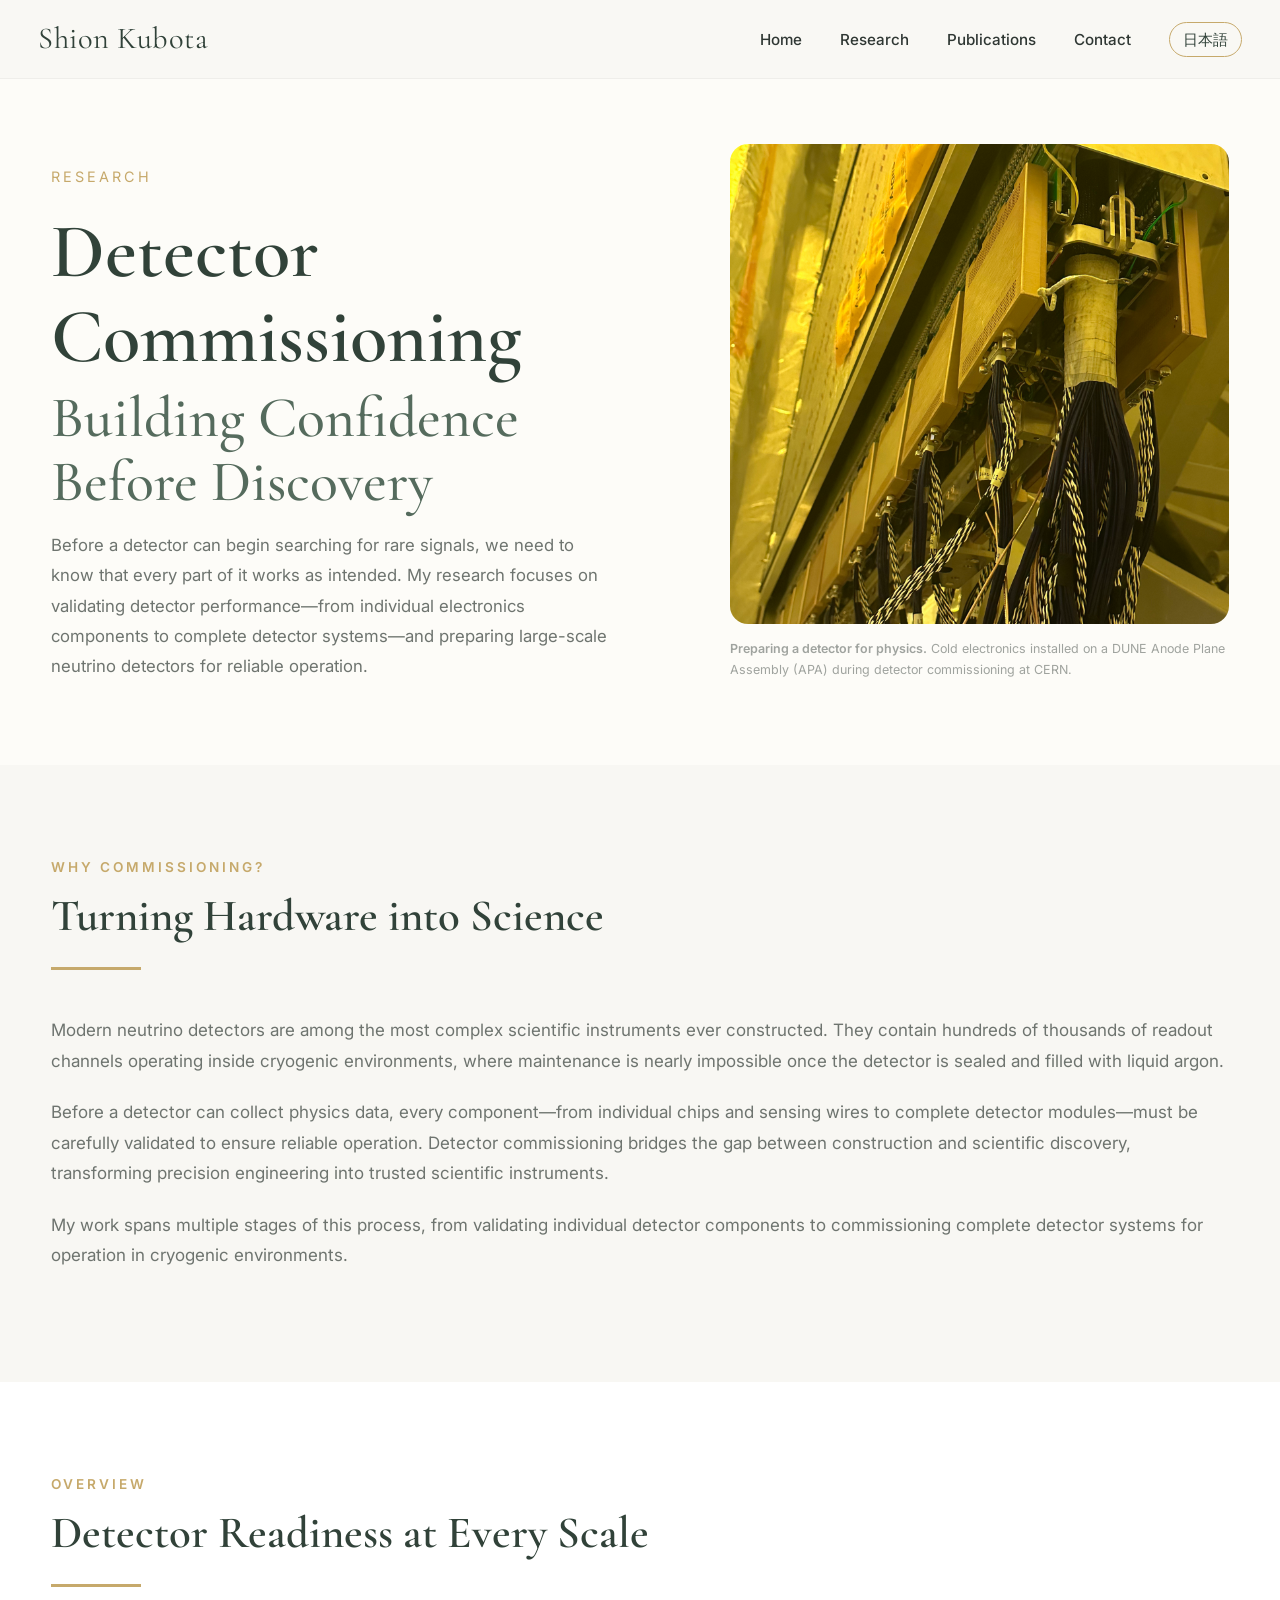
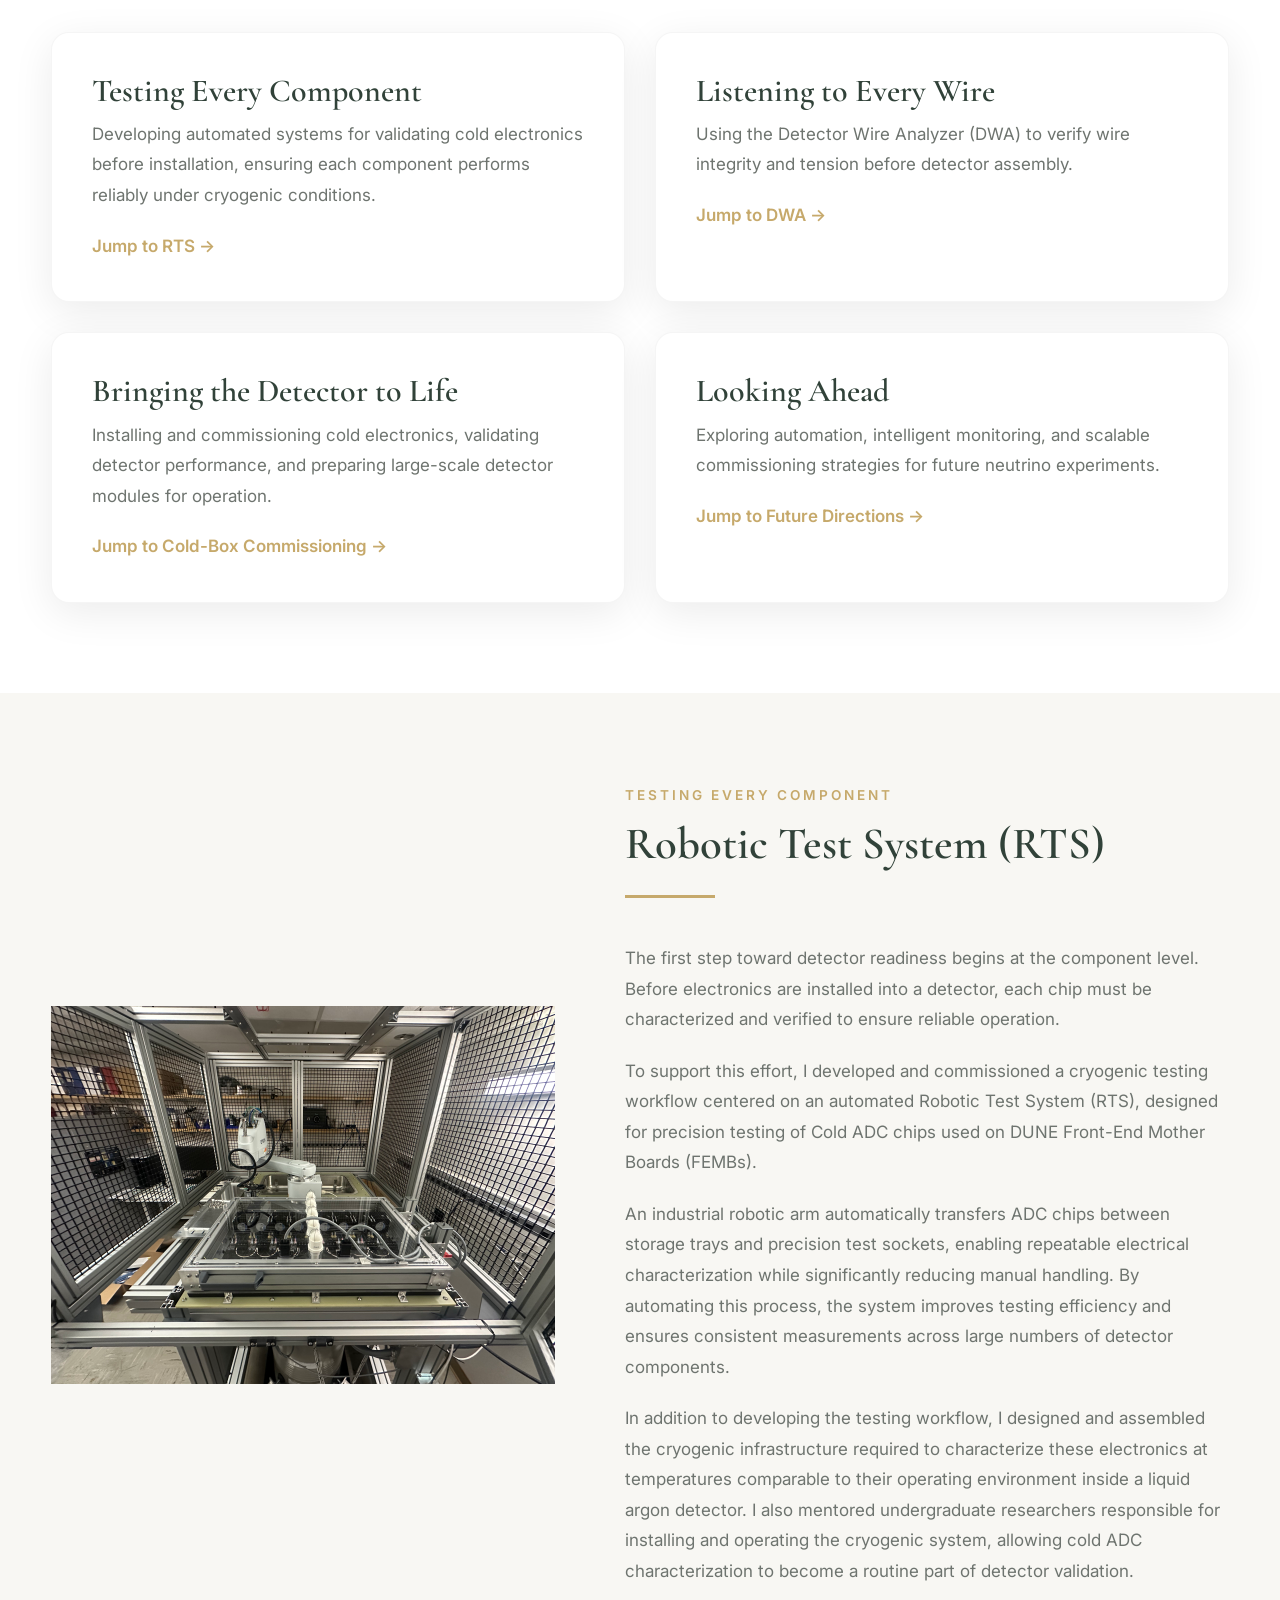
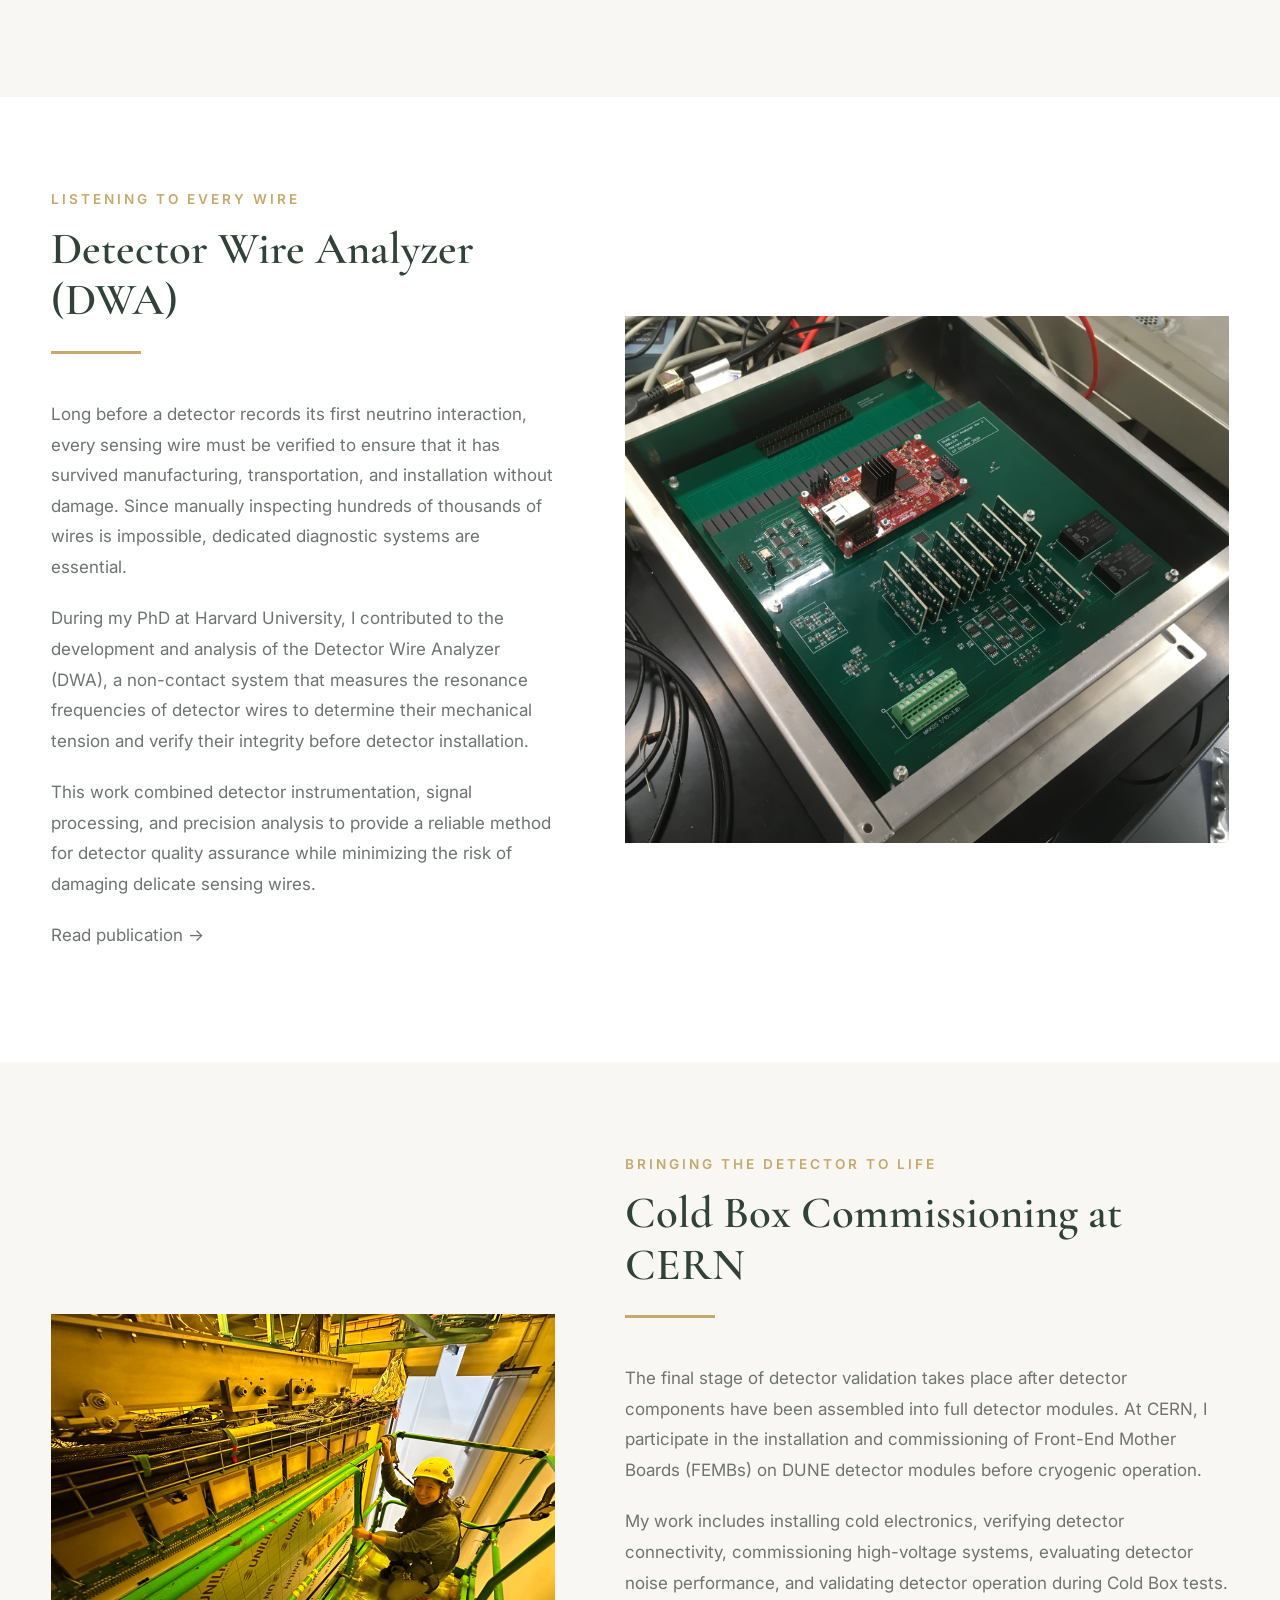
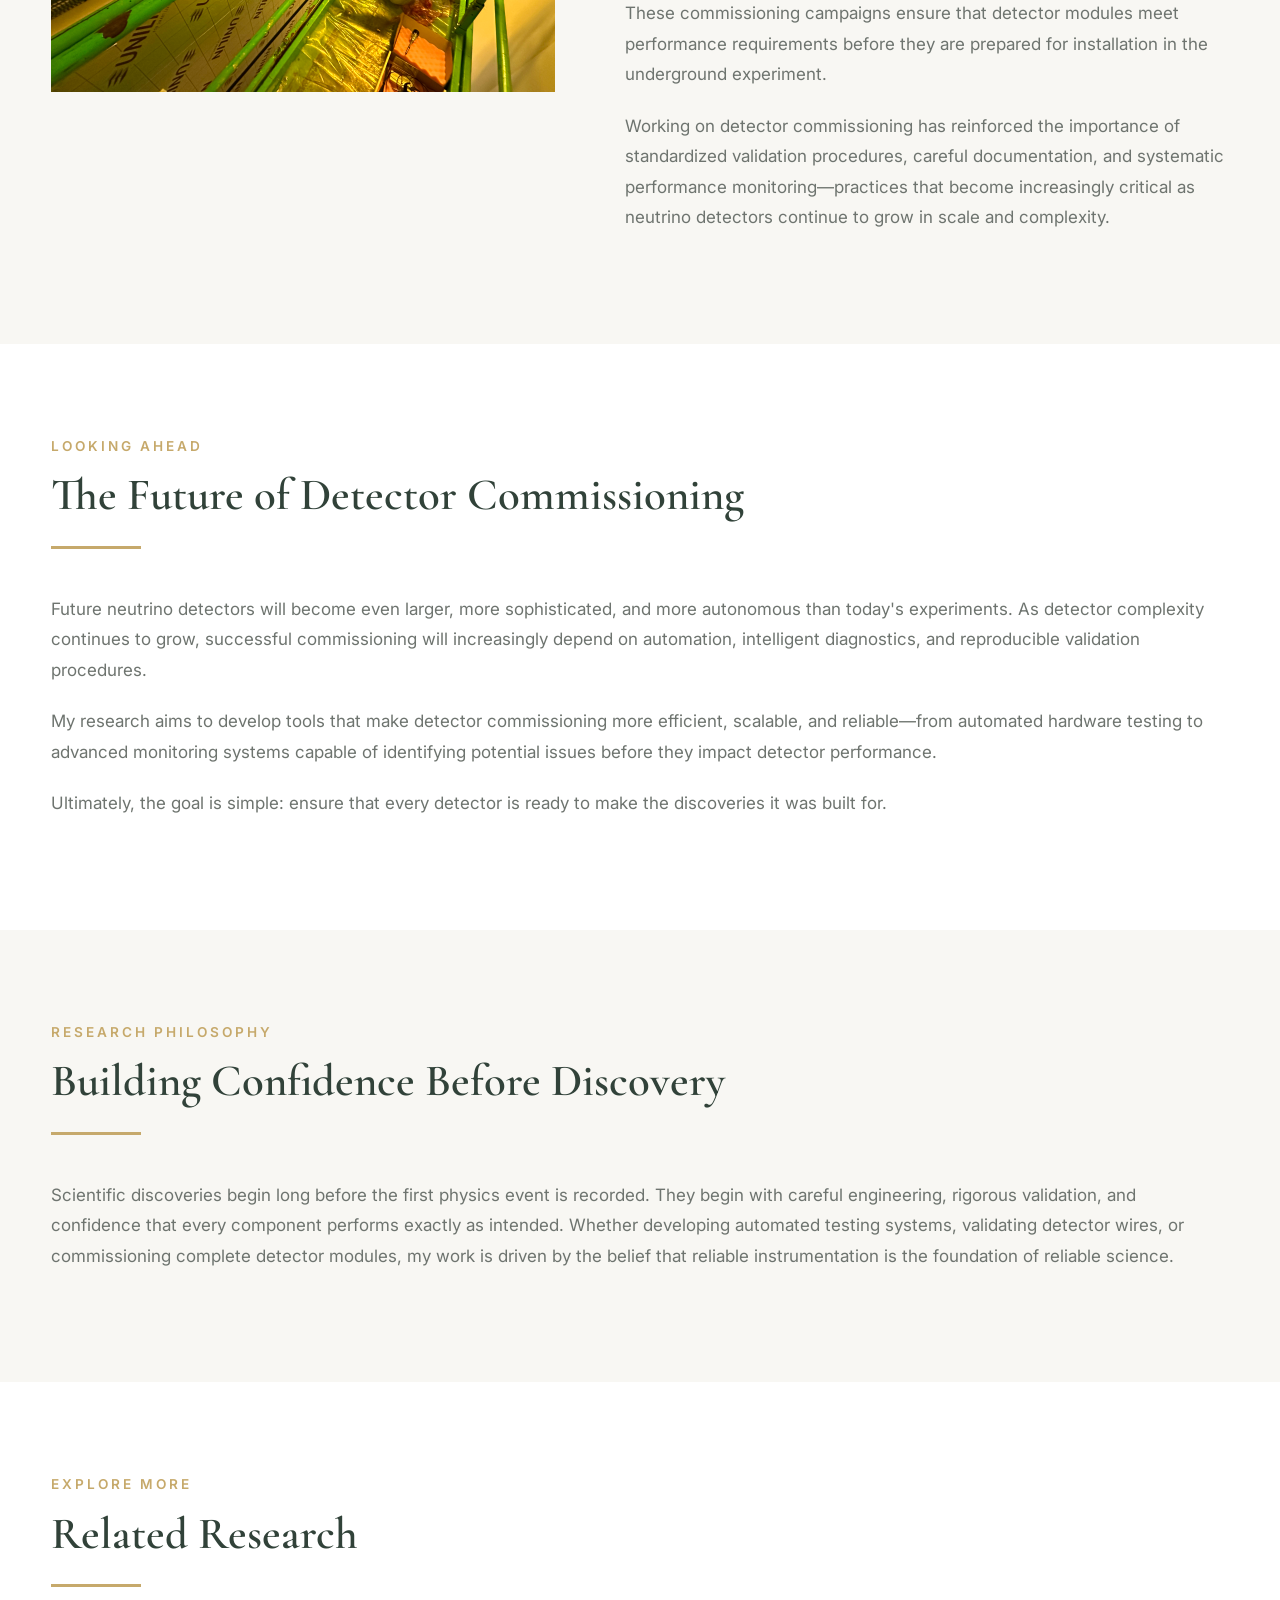
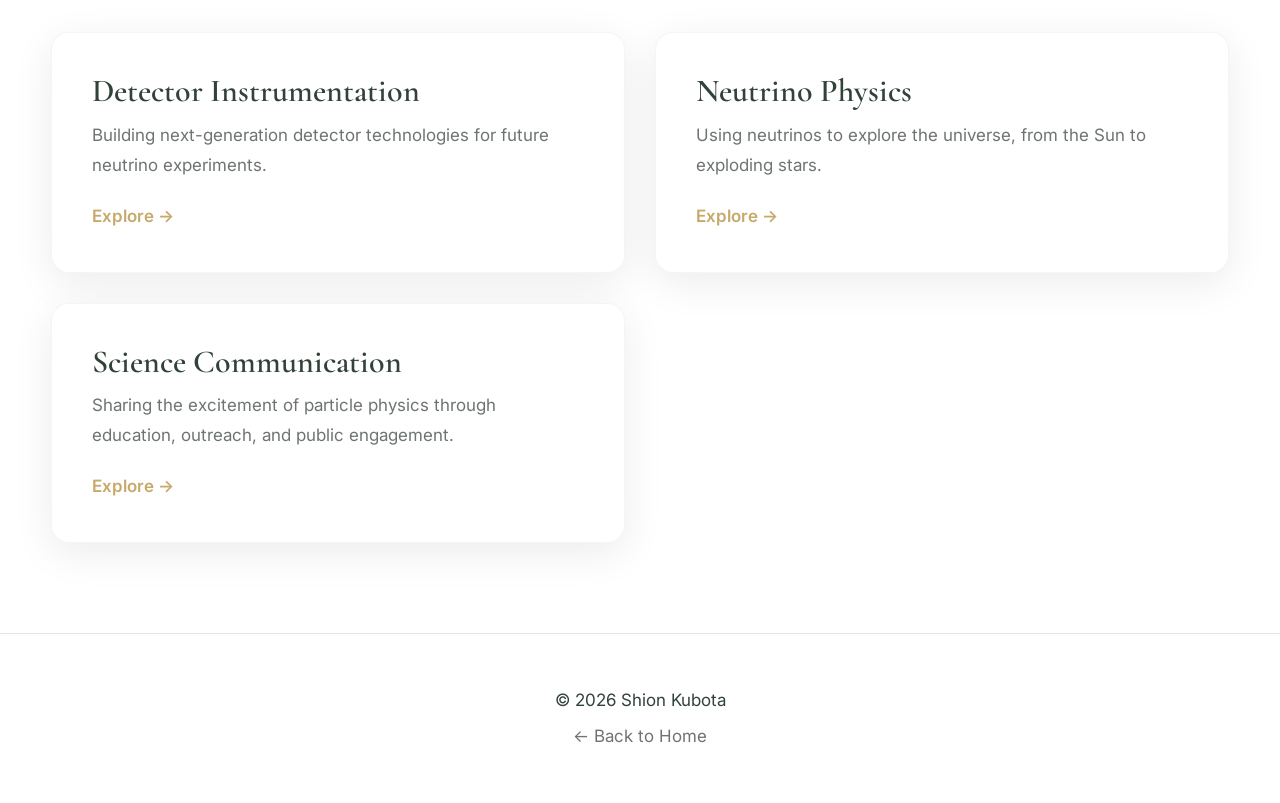
<file: commissioning.html>
<!DOCTYPE html>
<html lang="en">

<head>
  

<meta charset="UTF-8">
<meta name="viewport" content="width=device-width, initial-scale=1">

<title>Detector Commissioning | Dr. Shion Kubota</title>

<link rel="preconnect" href="https://fonts.googleapis.com">
<link rel="preconnect" href="https://fonts.gstatic.com" crossorigin>

<link href="https://fonts.googleapis.com/css2?family=Cormorant+Garamond:wght@400;600;700&family=Inter:wght@300;400;500;600&display=swap" rel="stylesheet">

<link rel="stylesheet" href="css/style.css">
<link rel="icon" type="image/png" href="favicon.png">
  
</head>

<body>

<header>

<nav class="navbar">

<div class="logo">
<a href="index.html">Shion Kubota</a>
</div>

<ul class="nav-links">

    <li><a href="index.html">Home</a></li>
    <li><a href="index.html#research">Research</a></li>
    <li><a href="index.html#publications">Publications</a></li>
    <li><a href="index.html#contact">Contact</a></li>

    <li class="language-item">
        <a href="jp/commissioning.html" class="language-switch">
            日本語
        </a>
    </li>

</ul>

</nav>

</header>


<!-- ========================================= -->
<!-- HERO                                      -->
<!-- ========================================= -->

<section class="hero research-hero">

  <div class="hero-content">

    <div class="hero-text">

      <p class="subtitle">
        RESEARCH
      </p>

      <h1>
        Detector Commissioning
      </h1>

      <h2>
        Building Confidence<br>
        Before Discovery
      </h2>

      <p class="hero-description">
        Before a detector can begin searching for rare signals, we need
        to know that every part of it works as intended. My research focuses
        on validating detector performance—from individual electronics
        components to complete detector systems—and preparing large-scale
        neutrino detectors for reliable operation.
      </p>

    </div>

      
      <div class="neutrino-hero-visual">
      
        <img src="images/apa-install.jpeg"
             alt="Cold electronics installed on a DUNE Anode Plane Assembly">
      
        <p class="neutrino-caption">
          <strong>Preparing a detector for physics.</strong>
          Cold electronics installed on a DUNE Anode Plane Assembly (APA)
          during detector commissioning at CERN.
        </p>
      
      </div>

  </div>

</section>



<!-- ========================================= -->
<!-- INTRODUCTION                              -->
<!-- ========================================= -->

<section class="section">

<div class="container">

<div class="section-title">

<p>WHY COMMISSIONING?</p>

<h2>
Turning Hardware into Science
</h2>

</div>

<p>

Modern neutrino detectors are among the most complex scientific instruments ever constructed. They contain hundreds of thousands of readout channels operating inside cryogenic environments, where maintenance is nearly impossible once the detector is sealed and filled with liquid argon.

</p>

<p>

Before a detector can collect physics data, every component—from individual chips and sensing wires to complete detector modules—must be carefully validated to ensure reliable operation. Detector commissioning bridges the gap between construction and scientific discovery, transforming precision engineering into trusted scientific instruments.

</p>

<p>

My work spans multiple stages of this process, from validating individual detector components to commissioning complete detector systems for operation in cryogenic environments.

</p>

</div>

</section>



<!-- ========================================= -->
<!-- OVERVIEW                                  -->
<!-- ========================================= -->

<section class="section alt-section">

<div class="container">

<div class="section-title">

<p>OVERVIEW</p>

<h2>
Detector Readiness at Every Scale
</h2>

</div>

<div class="card-grid">

  <a href="#rts" class="card card-link">
    <h3>
      Testing Every Component
    </h3>

    <p>
      Developing automated systems for validating cold electronics before
      installation, ensuring each component performs reliably under cryogenic
      conditions.
    </p>

    <span class="explore-link">
      Jump to RTS →
    </span>
  </a>


  <a href="#dwa" class="card card-link">
    <h3>
      Listening to Every Wire
    </h3>

    <p>
      Using the Detector Wire Analyzer (DWA) to verify wire integrity and
      tension before detector assembly.
    </p>

    <span class="explore-link">
      Jump to DWA →
    </span>
  </a>


  <a href="#cold-box" class="card card-link">
    <h3>
      Bringing the Detector to Life
    </h3>

    <p>
      Installing and commissioning cold electronics, validating detector
      performance, and preparing large-scale detector modules for operation.
    </p>

    <span class="explore-link">
      Jump to Cold-Box Commissioning →
    </span>
  </a>


  <a href="#looking-ahead" class="card card-link">
    <h3>
      Looking Ahead
    </h3>

    <p>
      Exploring automation, intelligent monitoring, and scalable commissioning
      strategies for future neutrino experiments.
    </p>

    <span class="explore-link">
      Jump to Future Directions →
    </span>
  </a>

</div>
</div>

</section>



<!-- ========================================= -->
<!-- RTS                                       -->
<!-- ========================================= -->

<section class="section" id="rts">

<div class="container">

<div class="about-grid">

<div>

<img src="images/rts.jpeg" alt="Robotic Test System">

</div>

<div>

<div class="section-title">

<p>
TESTING EVERY COMPONENT
</p>

<h2>

Robotic Test System (RTS)

</h2>

</div>

<p>

The first step toward detector readiness begins at the component level. Before electronics are installed into a detector, each chip must be characterized and verified to ensure reliable operation.

</p>

<p>

To support this effort, I developed and commissioned a cryogenic testing workflow centered on an automated Robotic Test System (RTS), designed for precision testing of Cold ADC chips used on DUNE Front-End Mother Boards (FEMBs).

</p>

  <p>

An industrial robotic arm automatically transfers ADC chips between storage trays and precision test sockets, enabling repeatable electrical characterization while significantly reducing manual handling. By automating this process, the system improves testing efficiency and ensures consistent measurements across large numbers of detector components.

</p>

<p>

In addition to developing the testing workflow, I designed and assembled the cryogenic infrastructure required to characterize these electronics at temperatures comparable to their operating environment inside a liquid argon detector. I also mentored undergraduate researchers responsible for installing and operating the cryogenic system, allowing cold ADC characterization to become a routine part of detector validation.

</p>

</div>

</div>

</div>

</section>



<!-- ========================================= -->
<!-- DWA                                       -->
<!-- ========================================= -->

<section class="section alt-section" id="dwa">

<div class="container">

<div class="about-grid">

<div>

<div class="section-title">

<p>

LISTENING TO EVERY WIRE

</p>

<h2>

Detector Wire Analyzer (DWA)

</h2>

</div>

<p>

Long before a detector records its first neutrino interaction, every sensing wire must be verified to ensure that it has survived manufacturing, transportation, and installation without damage. Since manually inspecting hundreds of thousands of wires is impossible, dedicated diagnostic systems are essential.

</p>

<p>

During my PhD at Harvard University, I contributed to the development and analysis of the Detector Wire Analyzer (DWA), a non-contact system that measures the resonance frequencies of detector wires to determine their mechanical tension and verify their integrity before detector installation.

</p>

<p>

This work combined detector instrumentation, signal processing, and precision analysis to provide a reliable method for detector quality assurance while minimizing the risk of damaging delicate sensing wires.

</p>

<p>

<a href="https://ieeexplore.ieee.org/document/9933727">

Read publication →

</a>

</p>

</div>

<div>

<img src="images/DWA_top.JPG" alt="Detector Wire Analyzer">

</div>

</div>

</div>

</section>



<!-- ========================================= -->
<!-- COLD BOX                                  -->
<!-- ========================================= -->

<section class="section" id="cold-box">

<div class="container">

<div class="about-grid">

<div>

<img src="images/IMG_4786.jpeg" alt="Installing FEMBs">

</div>

<div>

<div class="section-title">

<p>

BRINGING THE DETECTOR TO LIFE

</p>

<h2>

Cold Box Commissioning at CERN

</h2>

</div>

<p>

The final stage of detector validation takes place after detector components have been assembled into full detector modules. At CERN, I participate in the installation and commissioning of Front-End Mother Boards (FEMBs) on DUNE detector modules before cryogenic operation.

</p>

<p>

My work includes installing cold electronics, verifying detector connectivity, commissioning high-voltage systems, evaluating detector noise performance, and validating detector operation during Cold Box tests. These commissioning campaigns ensure that detector modules meet performance requirements before they are prepared for installation in the underground experiment.

</p>

<p>

Working on detector commissioning has reinforced the importance of standardized validation procedures, careful documentation, and systematic performance monitoring—practices that become increasingly critical as neutrino detectors continue to grow in scale and complexity.

</p>

</div>

</div>

</div>

</section>

  <!-- ========================================= -->
<!-- LOOKING AHEAD                             -->
<!-- ========================================= -->

<section class="section alt-section" id="looking-ahead">

<div class="container">

<div class="section-title">

<p>

LOOKING AHEAD

</p>

<h2>

The Future of Detector Commissioning

</h2>

</div>

<p>

Future neutrino detectors will become even larger, more sophisticated, and more autonomous than today's experiments. As detector complexity continues to grow, successful commissioning will increasingly depend on automation, intelligent diagnostics, and reproducible validation procedures.

</p>

<p>

My research aims to develop tools that make detector commissioning more efficient, scalable, and reliable—from automated hardware testing to advanced monitoring systems capable of identifying potential issues before they impact detector performance.

</p>

<p>

Ultimately, the goal is simple: ensure that every detector is ready to make the discoveries it was built for.

</p>

</div>

</section>



<!-- ========================================= -->
<!-- RESEARCH PHILOSOPHY                       -->
<!-- ========================================= -->

<section class="section">

<div class="container">

<div class="section-title">

<p>

RESEARCH PHILOSOPHY

</p>

<h2>

Building Confidence Before Discovery

</h2>

</div>

<p>

Scientific discoveries begin long before the first physics event is recorded. They begin with careful engineering, rigorous validation, and confidence that every component performs exactly as intended. Whether developing automated testing systems, validating detector wires, or commissioning complete detector modules, my work is driven by the belief that reliable instrumentation is the foundation of reliable science.

</p>

</div>

</section>



<!-- ========================================= -->
<!-- RELATED RESEARCH                          -->
<!-- ========================================= -->

<section class="section alt-section">

<div class="container">

<div class="section-title">

<p>

EXPLORE MORE

</p>

<h2>

Related Research

</h2>

</div>

<div class="card-grid">

<a href="instrumentation.html" class="card card-link">

<h3>

Detector Instrumentation

</h3>

<p>

Building next-generation detector technologies for future neutrino experiments.

</p>

<span class="explore-link">

Explore →

</span>

</a>



<a href="physics.html" class="card card-link">

<h3>

Neutrino Physics

</h3>

<p>

Using neutrinos to explore the universe, from the Sun to exploding stars.

</p>

<span class="explore-link">

Explore →

</span>

</a>



<a href="communication.html" class="card card-link">

<h3>

Science Communication

</h3>

<p>

Sharing the excitement of particle physics through education, outreach, and public engagement.

</p>

<span class="explore-link">

Explore →

</span>

</a>

</div>

</div>

</section>



<footer>

<p>

© 2026 Shion Kubota

</p>

<p>

<a href="index.html">

← Back to Home

</a>

</p>

</footer>

</body>

</html>
</file>
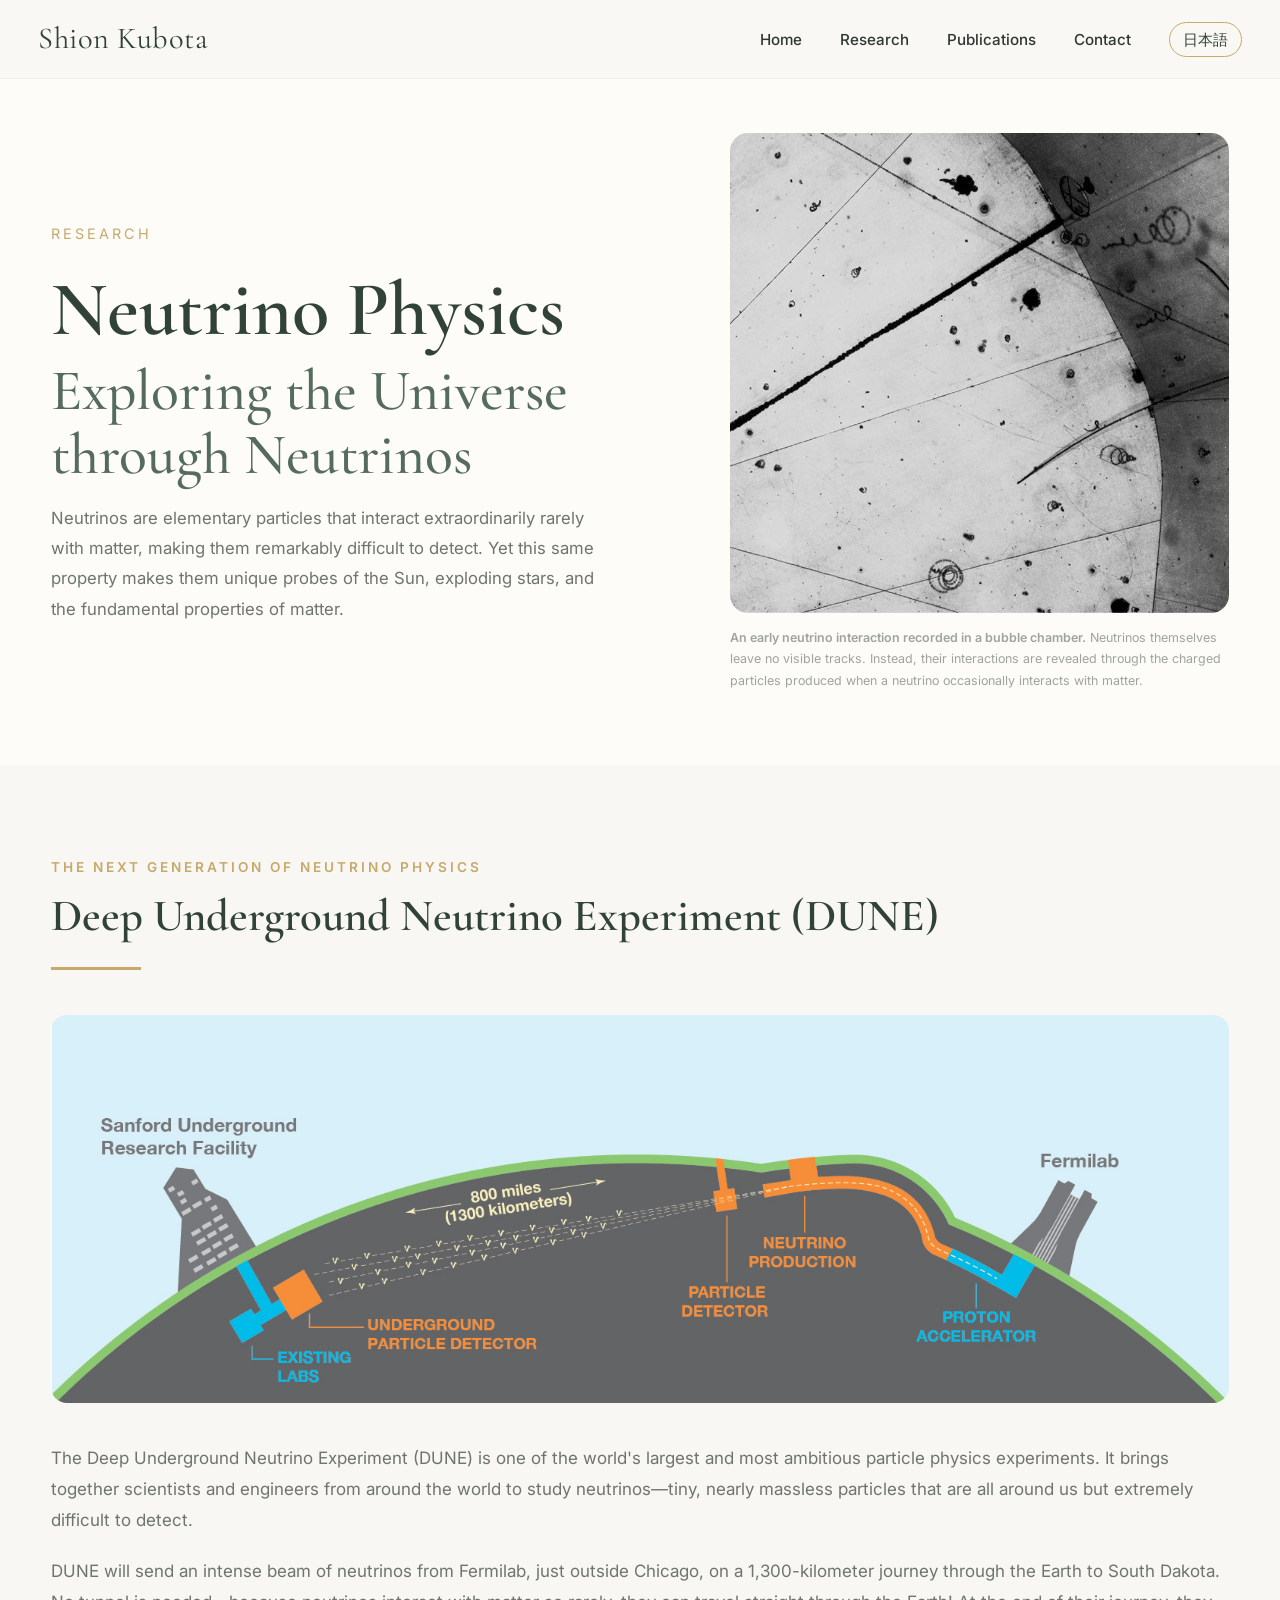
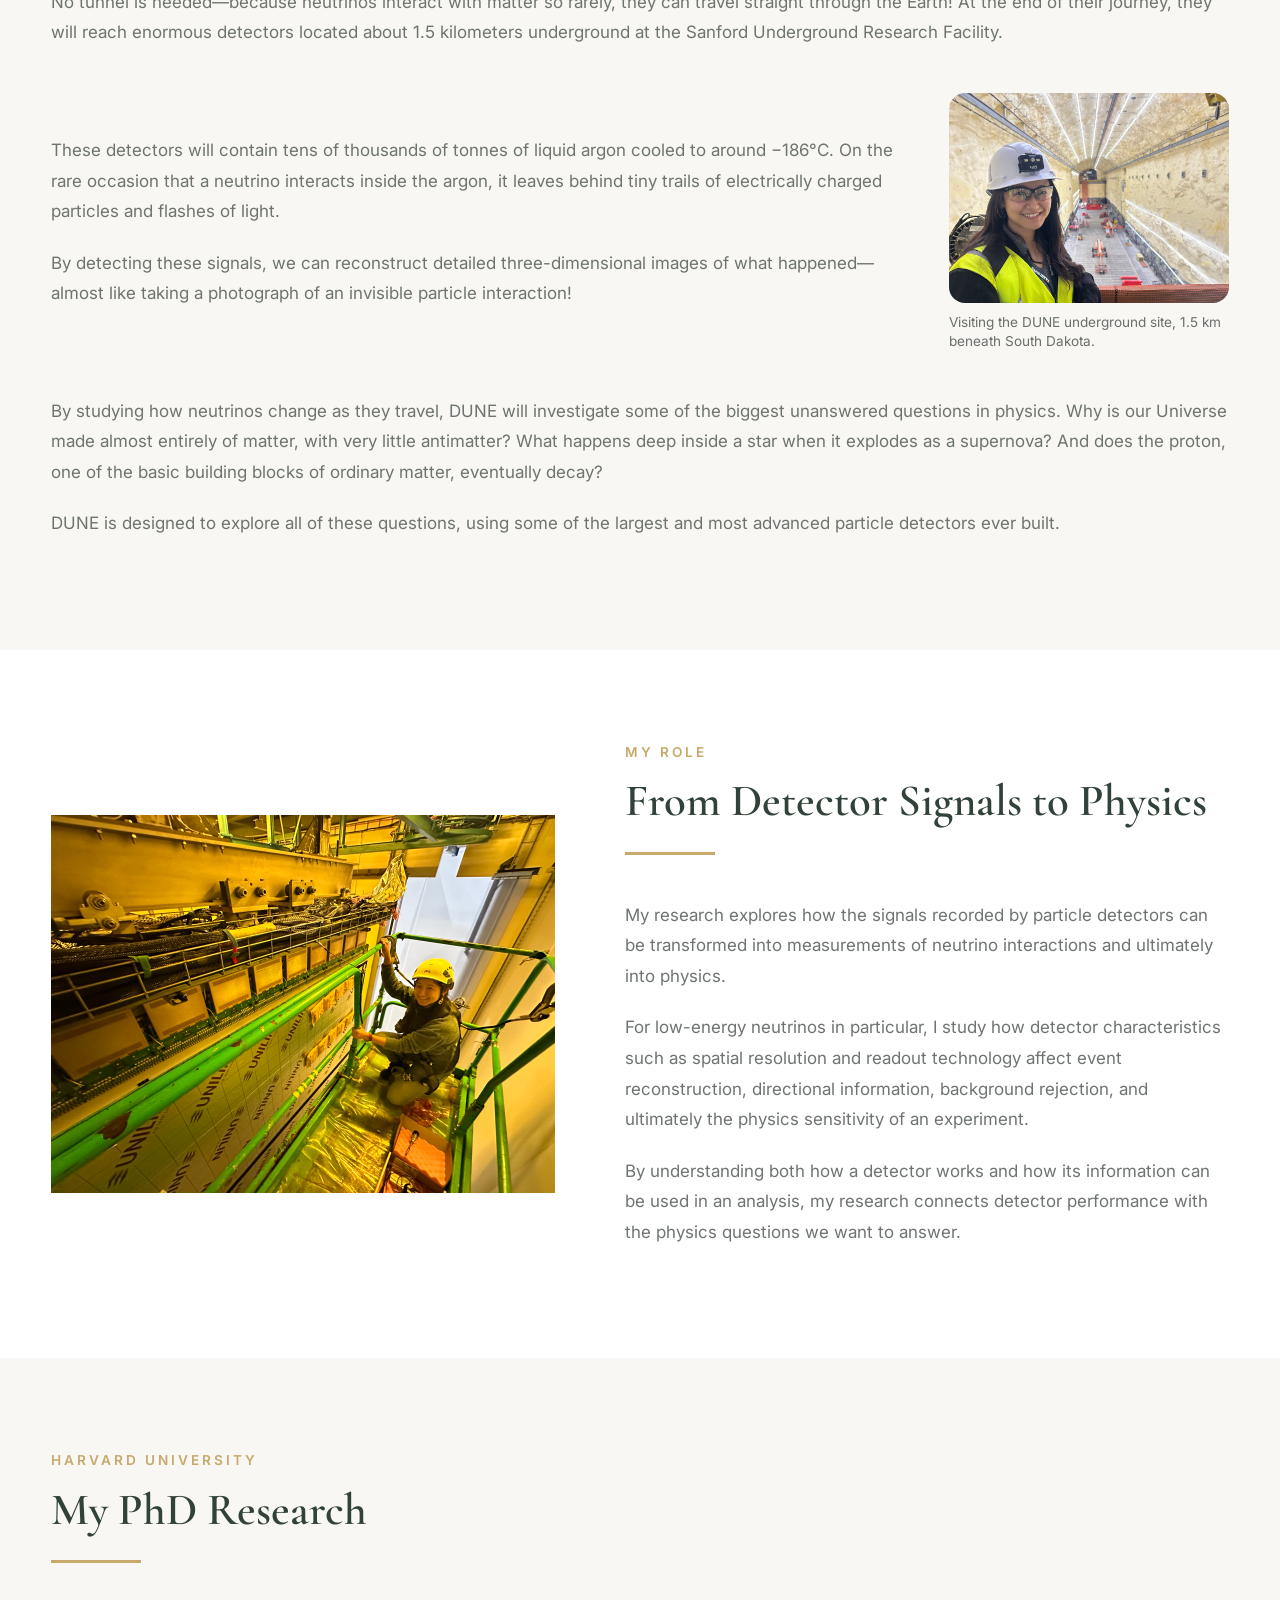
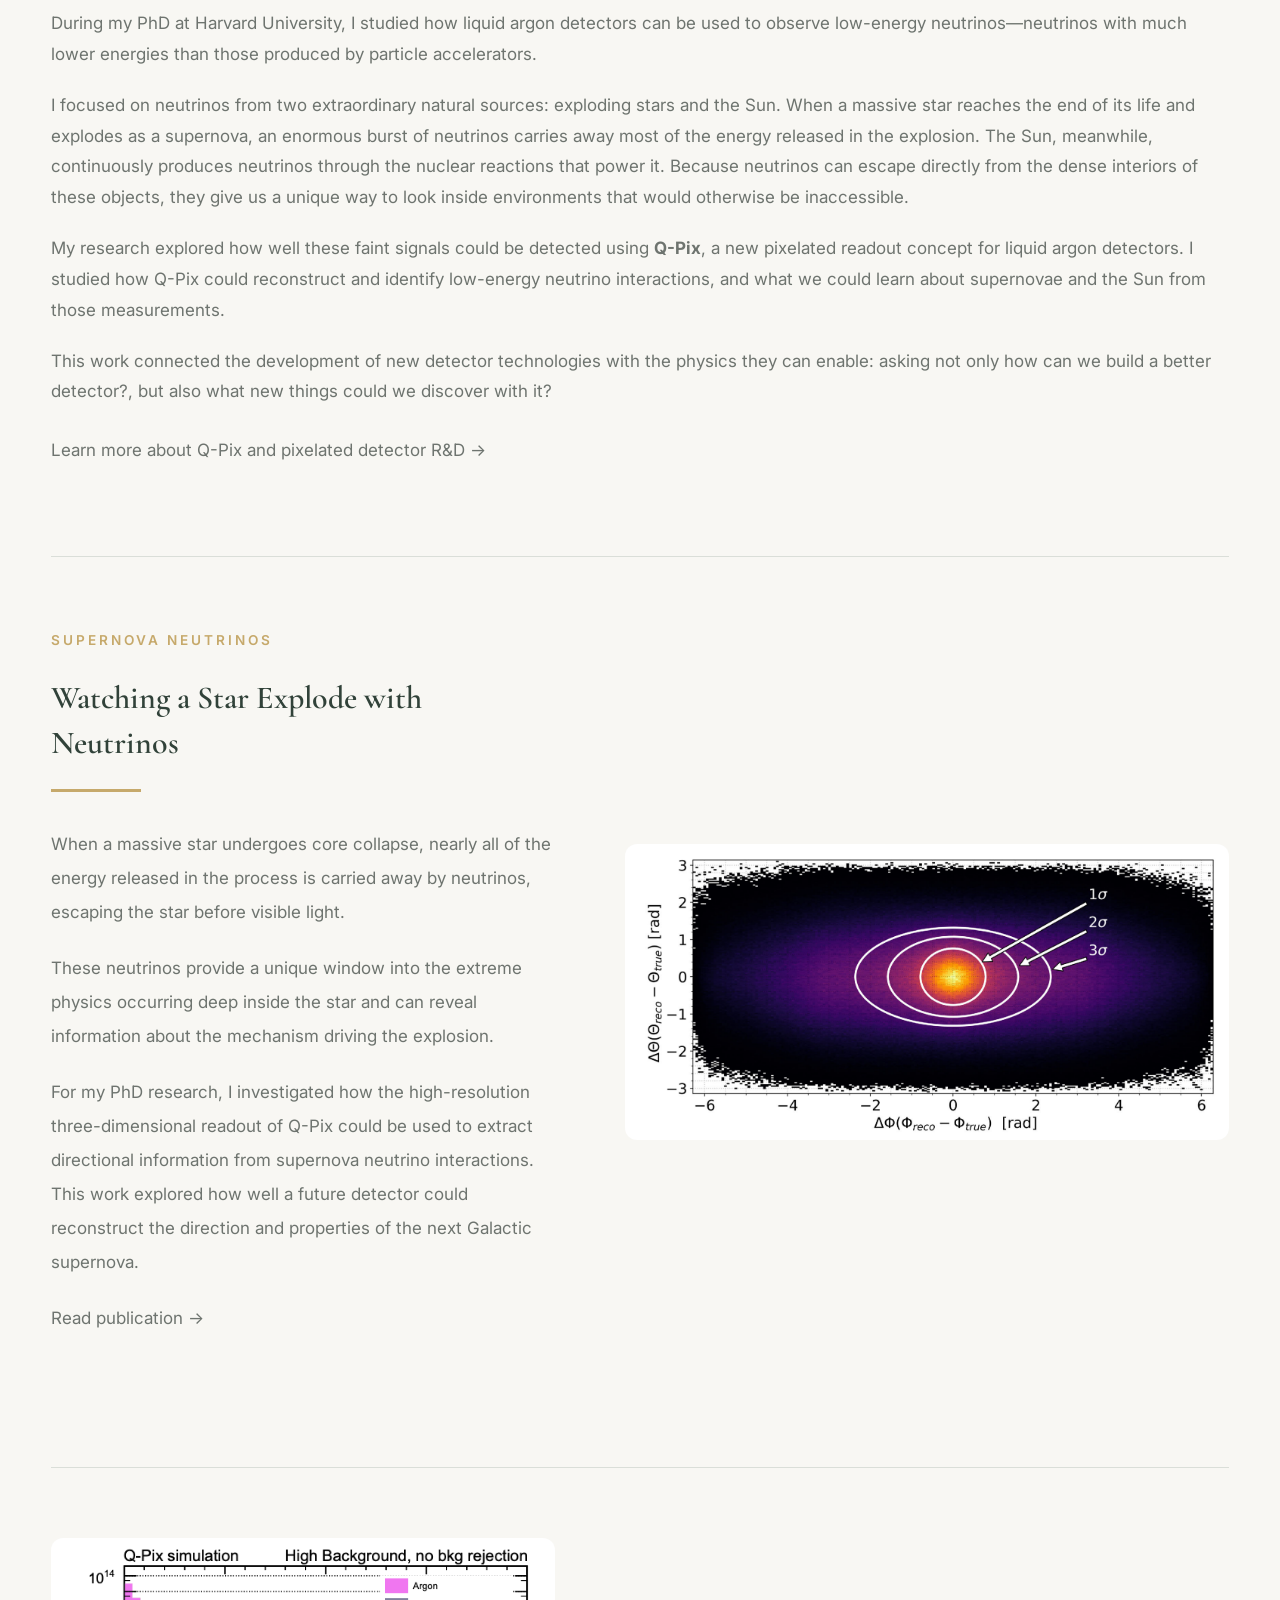
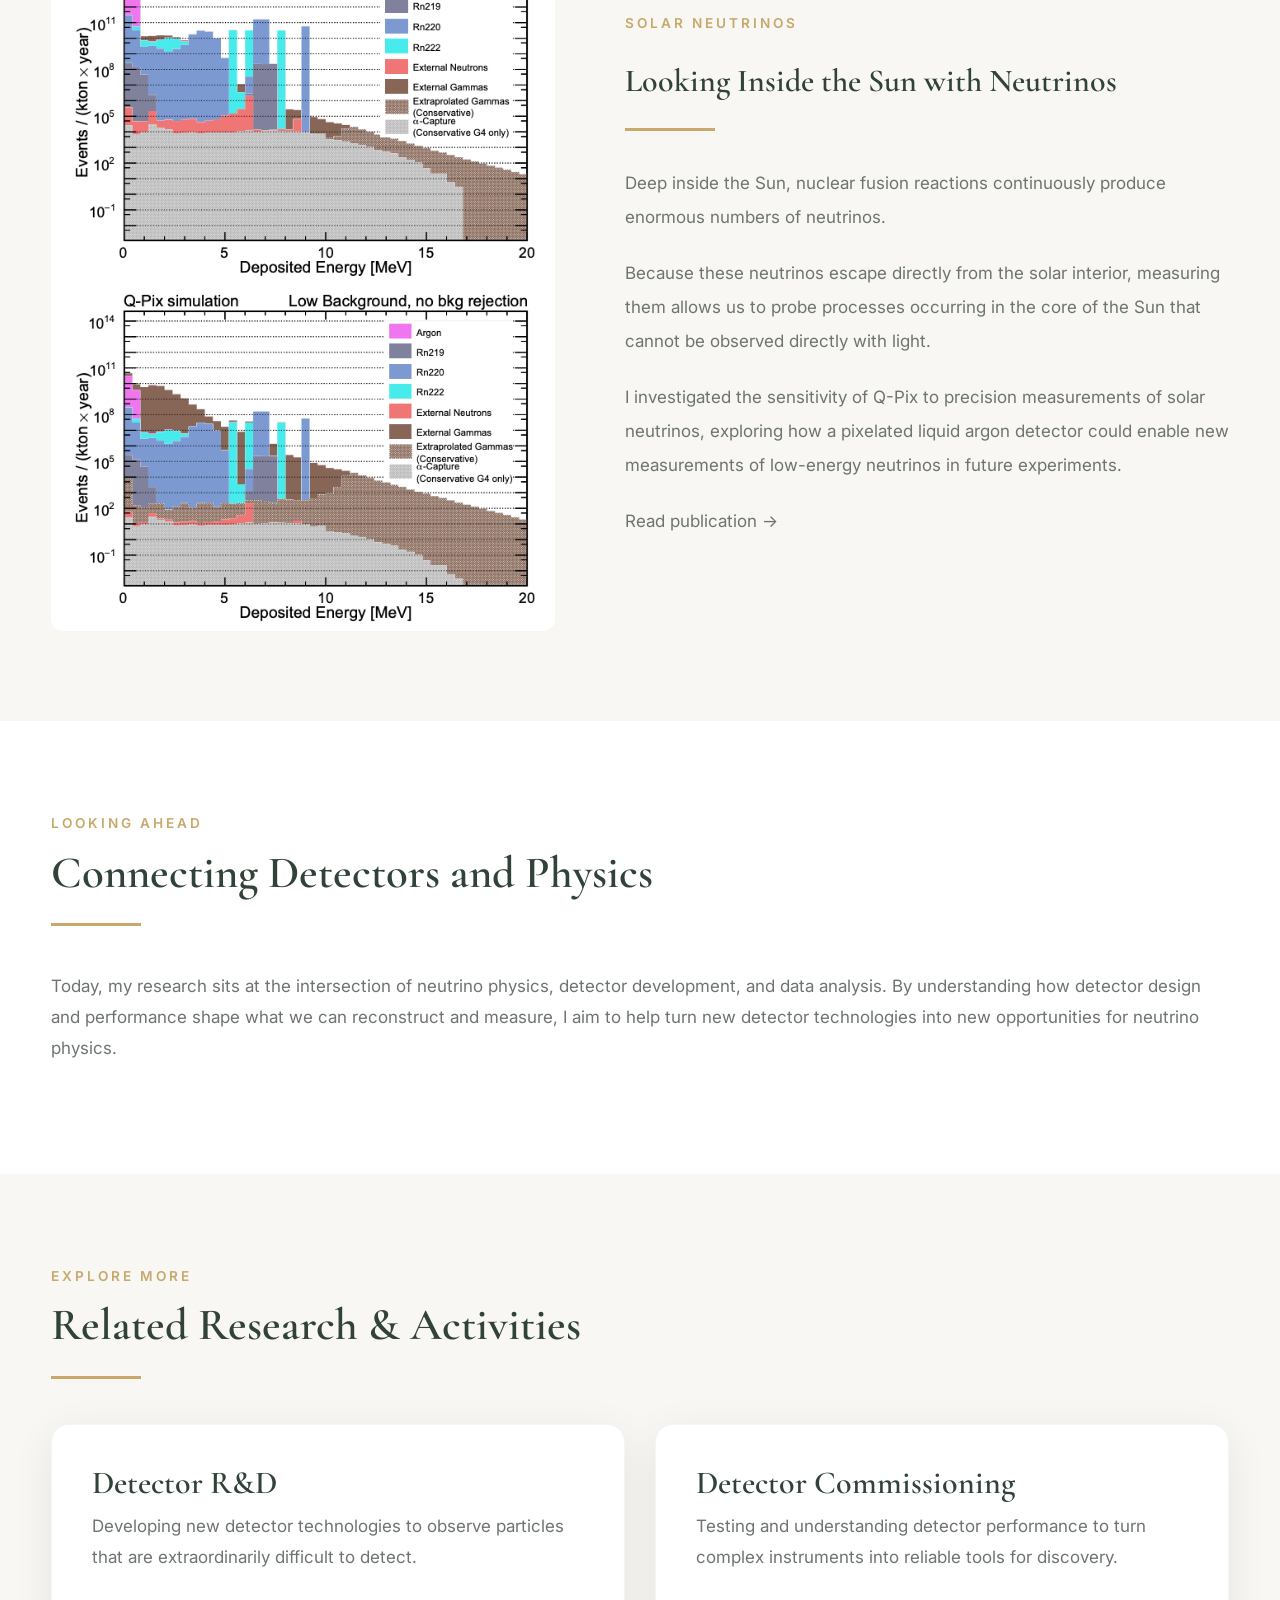
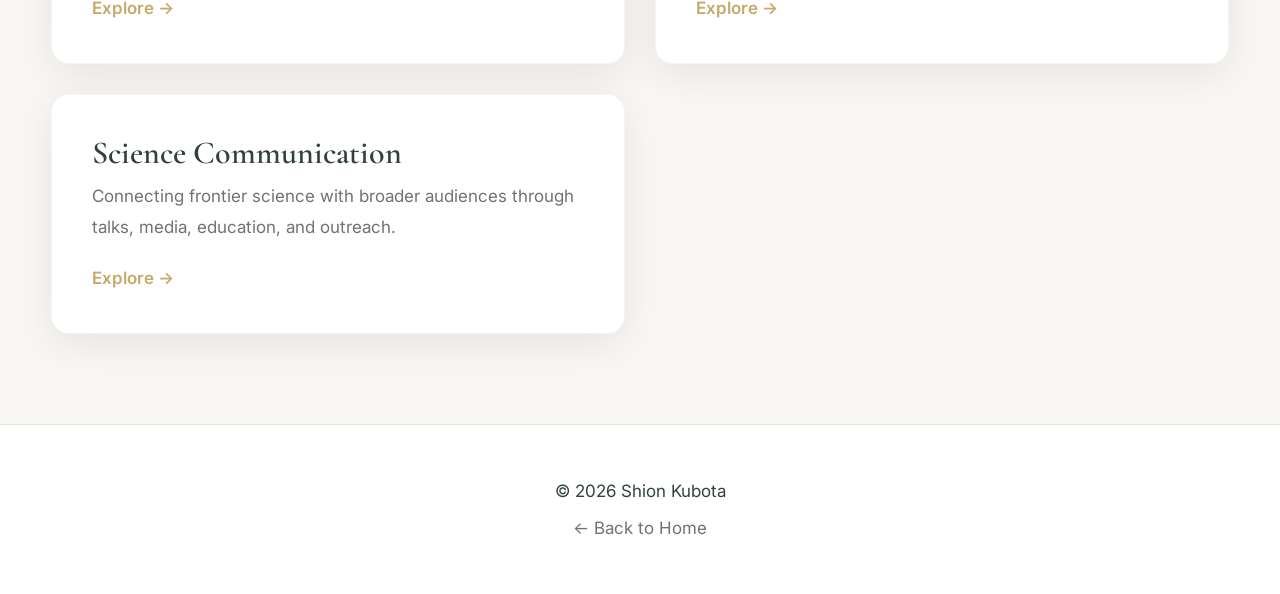
<file: physics.html>
<!DOCTYPE html>
<html lang="en">

<head>

<meta charset="UTF-8">
<meta name="viewport" content="width=device-width, initial-scale=1">

<title>Neutrino Physics | Dr. Shion Kubota</title>

<meta name="description"
content="Research by Dr. Shion Kubota on neutrino physics, DUNE, supernova neutrinos, solar neutrinos, and low-energy neutrino physics with Q-Pix.">

<link rel="preconnect" href="https://fonts.googleapis.com">
<link rel="preconnect" href="https://fonts.gstatic.com" crossorigin>

<link href="https://fonts.googleapis.com/css2?family=Cormorant+Garamond:wght@400;600;700&family=Inter:wght@300;400;500;600&display=swap"
      rel="stylesheet">

<link rel="stylesheet" href="css/style.css">
<link rel="icon" type="image/png" href="favicon.png">

<link rel="alternate"
      hreflang="en"
      href="https://shionkubota.com/physics.html">

<link rel="alternate"
      hreflang="ja"
      href="https://shionkubota.com/jp/physics.html">

<link rel="alternate"
      hreflang="x-default"
      href="https://shionkubota.com/physics.html">

</head>


<body>


<header>

<nav class="navbar">

<div class="logo">
<a href="index.html">Shion Kubota</a>
</div>

<ul class="nav-links">

<li><a href="index.html">Home</a></li>
<li><a href="index.html#research">Research</a></li>
<li><a href="index.html#publications">Publications</a></li>
<li><a href="index.html#contact">Contact</a></li>

<li class="language-item">
<a href="jp/physics.html" class="language-switch">
日本語
</a>
</li>

</ul>

</nav>

</header>



<!-- ========================================= -->
<!-- HERO                                      -->
<!-- ========================================= -->

<section class="hero research-hero">

<div class="hero-content">

    <div class="hero-text">

        <p class="subtitle">
            RESEARCH
        </p>

        <h1>
            Neutrino Physics
        </h1>

        <h2>
            Exploring the Universe<br>
            through Neutrinos
        </h2>

        <p class="hero-description">
            Neutrinos are elementary particles that interact
            extraordinarily rarely with matter, making them
            remarkably difficult to detect.
            Yet this same property makes them unique probes of
            the Sun, exploding stars, and the fundamental
            properties of matter.
        </p>

    </div>


    <div class="neutrino-hero-visual">

        <img src="images/first_nu.jpg"
             alt="A neutrino interaction recorded in a bubble chamber">

        <p class="neutrino-caption">
            <strong>An early neutrino interaction recorded in a bubble chamber.</strong>
            Neutrinos themselves leave no visible tracks. Instead,
            their interactions are revealed through the charged particles
            produced when a neutrino occasionally interacts with matter.
        </p>

    </div>

</div>

</section>



<!-- ========================================= -->
<!-- DUNE                                      -->
<!-- ========================================= -->

<section class="section">

  <div class="container">

    <div class="section-title">
      <p>The Next Generation of Neutrino Physics</p>

      <h2>
        Deep Underground Neutrino Experiment (DUNE)
      </h2>
    </div>


    <!-- DUNE beamline graphic -->
    <img src="images/LBNE_Graphic_061615_2016.jpg"
         alt="DUNE neutrino beamline from Fermilab to South Dakota"
         style="margin-bottom:40px; border-radius:16px;">


    <!-- Introduction -->
    <p>
      The Deep Underground Neutrino Experiment (DUNE) is one of the world's
      largest and most ambitious particle physics experiments. It brings
      together scientists and engineers from around the world to study
      neutrinos—tiny, nearly massless particles that are all around us but
      extremely difficult to detect.
    </p>

    <p>
      DUNE will send an intense beam of neutrinos from Fermilab, just outside
      Chicago, on a 1,300-kilometer journey through the Earth to South Dakota.
      No tunnel is needed—because neutrinos interact with matter so rarely,
      they can travel straight through the Earth!
      At the end of their journey, they will reach enormous detectors located
      about 1.5 kilometers underground at the Sanford Underground Research
      Facility.
    </p>


    <!-- Liquid argon detector + underground photo -->
    <div class="dune-underground">

      <div class="dune-underground-text">

        <p>
          These detectors will contain tens of thousands of tonnes of liquid
          argon cooled to around −186°C. On the rare occasion that a neutrino
          interacts inside the argon, it leaves behind tiny trails of
          electrically charged particles and flashes of light.
        </p>

        <p>
          By detecting these signals, we can reconstruct detailed
          three-dimensional images of what happened—almost like taking a
          photograph of an invisible particle interaction!
        </p>

      </div>


      <figure class="dune-underground-photo">

        <img src="images/dune-underground.jpg"
             alt="Shion Kubota at the DUNE underground site at SURF">

        <figcaption>
          Visiting the DUNE underground site, 1.5 km beneath South Dakota.
        </figcaption>

      </figure>

    </div>


    <!-- DUNE physics -->
    <p>
      By studying how neutrinos change as they travel, DUNE will investigate
      some of the biggest unanswered questions in physics.
      Why is our Universe made almost entirely of matter, with very little
      antimatter? What happens deep inside a star when it explodes as a
      supernova? And does the proton, one of the basic building blocks of
      ordinary matter, eventually decay?
    </p>

    <p>
      DUNE is designed to explore all of these questions, using some of the
      largest and most advanced particle detectors ever built.
    </p>

  </div>

</section>

<!-- ========================================= -->
<!-- MY ROLE                                   -->
<!-- ========================================= -->

<section class="section alt-section">

<div class="container">

<div class="about-grid">

<div>

<img src="images/IMG_4786.jpeg"
     alt="Working on a DUNE detector">

</div>


<div>

<div class="section-title">

<p>MY ROLE</p>

<h2>
From Detector Signals to Physics
</h2>

</div>

<p>
My research explores how the signals recorded by particle detectors
can be transformed into measurements of neutrino interactions
and ultimately into physics.
</p>

<p>
For low-energy neutrinos in particular, I study how detector
characteristics such as spatial resolution and readout technology
affect event reconstruction, directional information,
background rejection, and ultimately the physics sensitivity
of an experiment.
</p>

<p>
By understanding both how a detector works and how its information
can be used in an analysis, my research connects detector performance
with the physics questions we want to answer.
</p>

</div>

</div>

</div>

</section>



<!-- ========================================= -->
<!-- PHD RESEARCH                              -->
<!-- ========================================= -->

<section class="section">

<div class="container">

<div class="section-title">

<p>HARVARD UNIVERSITY</p>

<h2>
My PhD Research
</h2>

</div>

<p>
During my PhD at Harvard University, I studied how liquid argon detectors can be used to observe low-energy neutrinos—neutrinos with much lower energies than those produced by particle accelerators.
</p>

<p>
      I focused on neutrinos from two extraordinary natural sources: exploding stars and the Sun. When a massive star reaches the end of its life and explodes as a supernova, an enormous burst of neutrinos carries away most of the energy released in the explosion. 
      The Sun, meanwhile, continuously produces neutrinos through the nuclear reactions that power it. 
      Because neutrinos can escape directly from the dense interiors of these objects, they give us a unique way to look inside environments that would otherwise be inaccessible.
</p>
<p>
      My research explored how well these faint signals could be detected using <strong>Q-Pix</strong>, a new pixelated readout concept for liquid argon detectors. 
      I studied how Q-Pix could reconstruct and identify low-energy neutrino interactions, and what we could learn about supernovae and the Sun from those measurements.
</p>

<p>
This work connected the development of new detector technologies with the physics they can enable: asking not only how can we build a better detector?, but also what new things could we discover with it?
</p>

<p class="phd-q-pix-link">

<a href="randd.html">
Learn more about Q-Pix and pixelated detector R&amp;D →
</a>

</p>



<!-- ========================================= -->
<!-- SUPERNOVA NEUTRINOS                       -->
<!-- ========================================= -->

<div class="about-grid phd-research-block">

<div>

<div class="section-title">

<p>SUPERNOVA NEUTRINOS</p>

<h3>
Watching a Star Explode with Neutrinos
</h3>

</div>

<p>
When a massive star undergoes core collapse,
nearly all of the energy released in the process
is carried away by neutrinos, escaping the star
before visible light.
</p>

<p>
These neutrinos provide a unique window into the
extreme physics occurring deep inside the star
and can reveal information about the mechanism
driving the explosion.
</p>

<p>
For my PhD research, I investigated how the
high-resolution three-dimensional readout of Q-Pix
could be used to extract directional information
from supernova neutrino interactions.

This work explored how well a future detector could
reconstruct the direction and properties of the next
Galactic supernova.
</p>

<p>

<a href="https://journals.aps.org/prd/abstract/10.1103/PhysRevD.106.032011">
Read publication →
</a>

</p>

</div>


<div>

<img src="images/q_pix_sn.png"
     alt="Directional reconstruction of supernova neutrinos with Q-Pix">

</div>

</div>



<!-- ========================================= -->
<!-- SOLAR NEUTRINOS                           -->
<!-- ========================================= -->

<div class="about-grid phd-research-block">

<div>

<img src="images/q_pix_solar.png"
     alt="Solar neutrino sensitivity with Q-Pix">

</div>


<div>

<div class="section-title">

<p>SOLAR NEUTRINOS</p>

<h3>
Looking Inside the Sun with Neutrinos
</h3>

</div>

<p>
Deep inside the Sun, nuclear fusion reactions
continuously produce enormous numbers of neutrinos.
</p>

<p>
Because these neutrinos escape directly from the
solar interior, measuring them allows us to probe
processes occurring in the core of the Sun that
cannot be observed directly with light.
</p>

<p>
I investigated the sensitivity of Q-Pix to
precision measurements of solar neutrinos,
exploring how a pixelated liquid argon detector
could enable new measurements of low-energy
neutrinos in future experiments.
</p>

<p>

<a href="https://journals.aps.org/prd/abstract/10.1103/xq7l-lv7j">
Read publication →
</a>

</p>

</div>

</div>

</div>

</section>



<!-- ========================================= -->
<!-- LOOKING AHEAD                             -->
<!-- ========================================= -->

<section class="section alt-section">

<div class="container">

<div class="section-title">

<p>LOOKING AHEAD</p>

<h2>
Connecting Detectors and Physics
</h2>

</div>

<p>
Today, my research sits at the intersection of neutrino physics,
detector development, and data analysis.

By understanding how detector design and performance shape
what we can reconstruct and measure, I aim to help turn
new detector technologies into new opportunities for
neutrino physics.
</p>

</div>

</section>



<!-- ========================================= -->
<!-- RELATED RESEARCH                          -->
<!-- ========================================= -->

<section class="section">

<div class="container">

<div class="section-title">

<p>EXPLORE MORE</p>

<h2>
Related Research &amp; Activities
</h2>

</div>


<div class="card-grid">


<a href="randd.html"
   class="card card-link">

<h3>
Detector R&amp;D
</h3>

<p>
Developing new detector technologies to observe
particles that are extraordinarily difficult to detect.
</p>

<span class="explore-link">
Explore →
</span>

</a>



<a href="commissioning.html"
   class="card card-link">

<h3>
Detector Commissioning
</h3>

<p>
Testing and understanding detector performance
to turn complex instruments into reliable tools for discovery.
</p>

<span class="explore-link">
Explore →
</span>

</a>



<a href="media.html"
   class="card card-link">

<h3>
Science Communication
</h3>

<p>
Connecting frontier science with broader audiences
through talks, media, education, and outreach.
</p>

<span class="explore-link">
Explore →
</span>

</a>


</div>

</div>

</section>



<!-- ========================================= -->
<!-- FOOTER                                    -->
<!-- ========================================= -->

<footer>

<p>
© 2026 Shion Kubota
</p>

<p>

<a href="index.html">
← Back to Home
</a>

</p>

</footer>


</body>

</html>
</file>
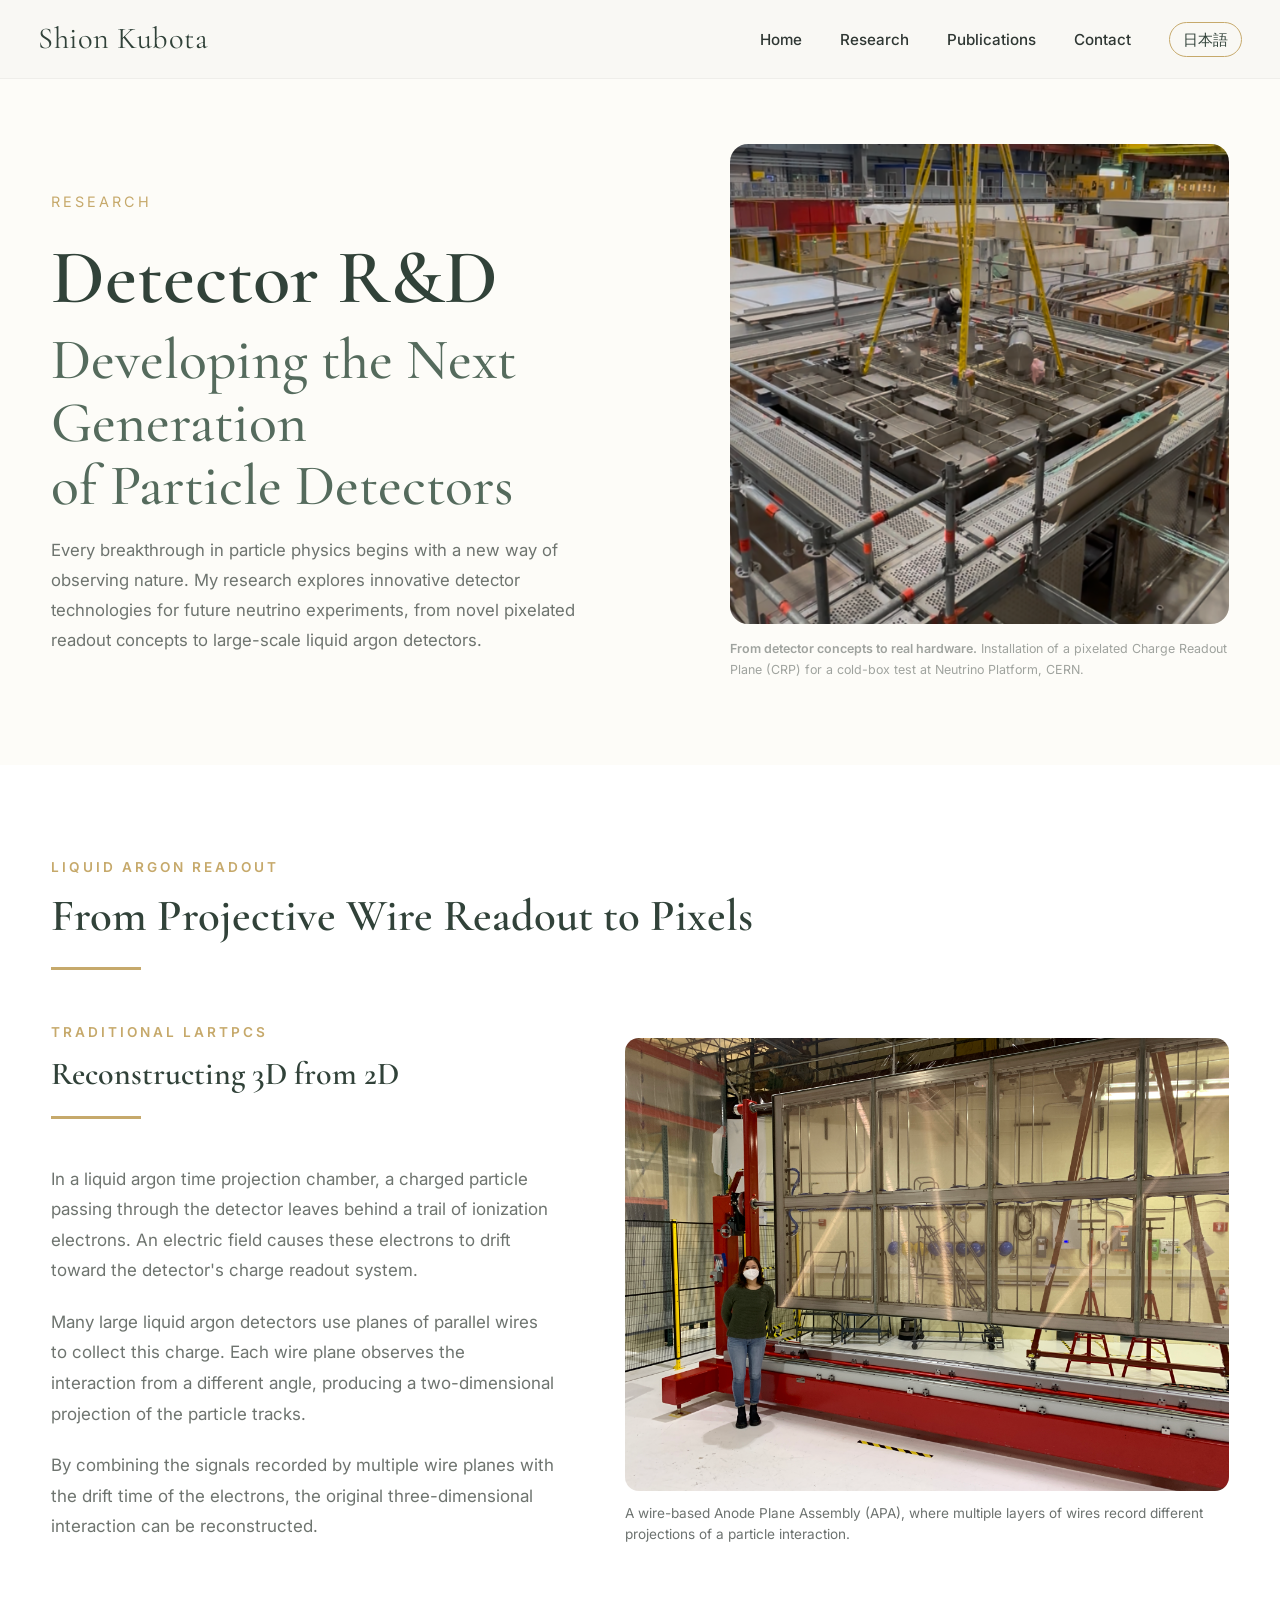
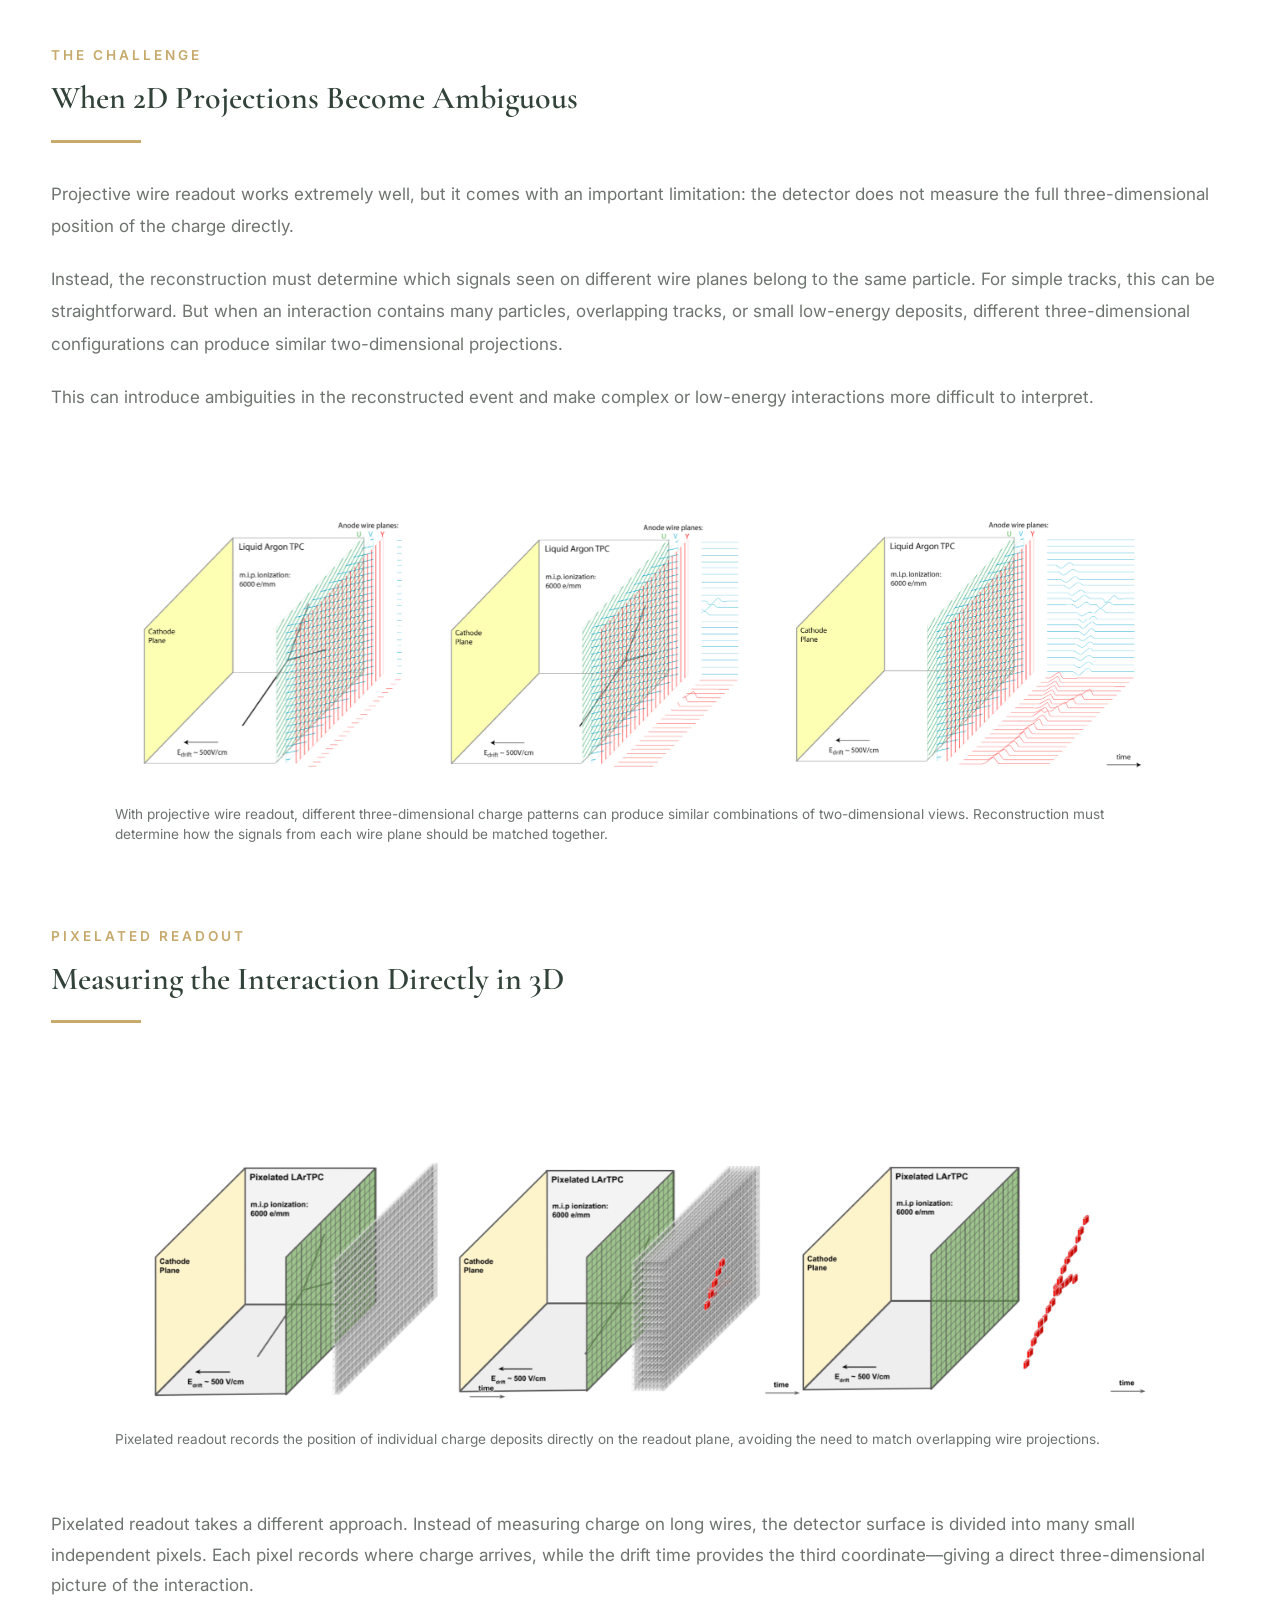
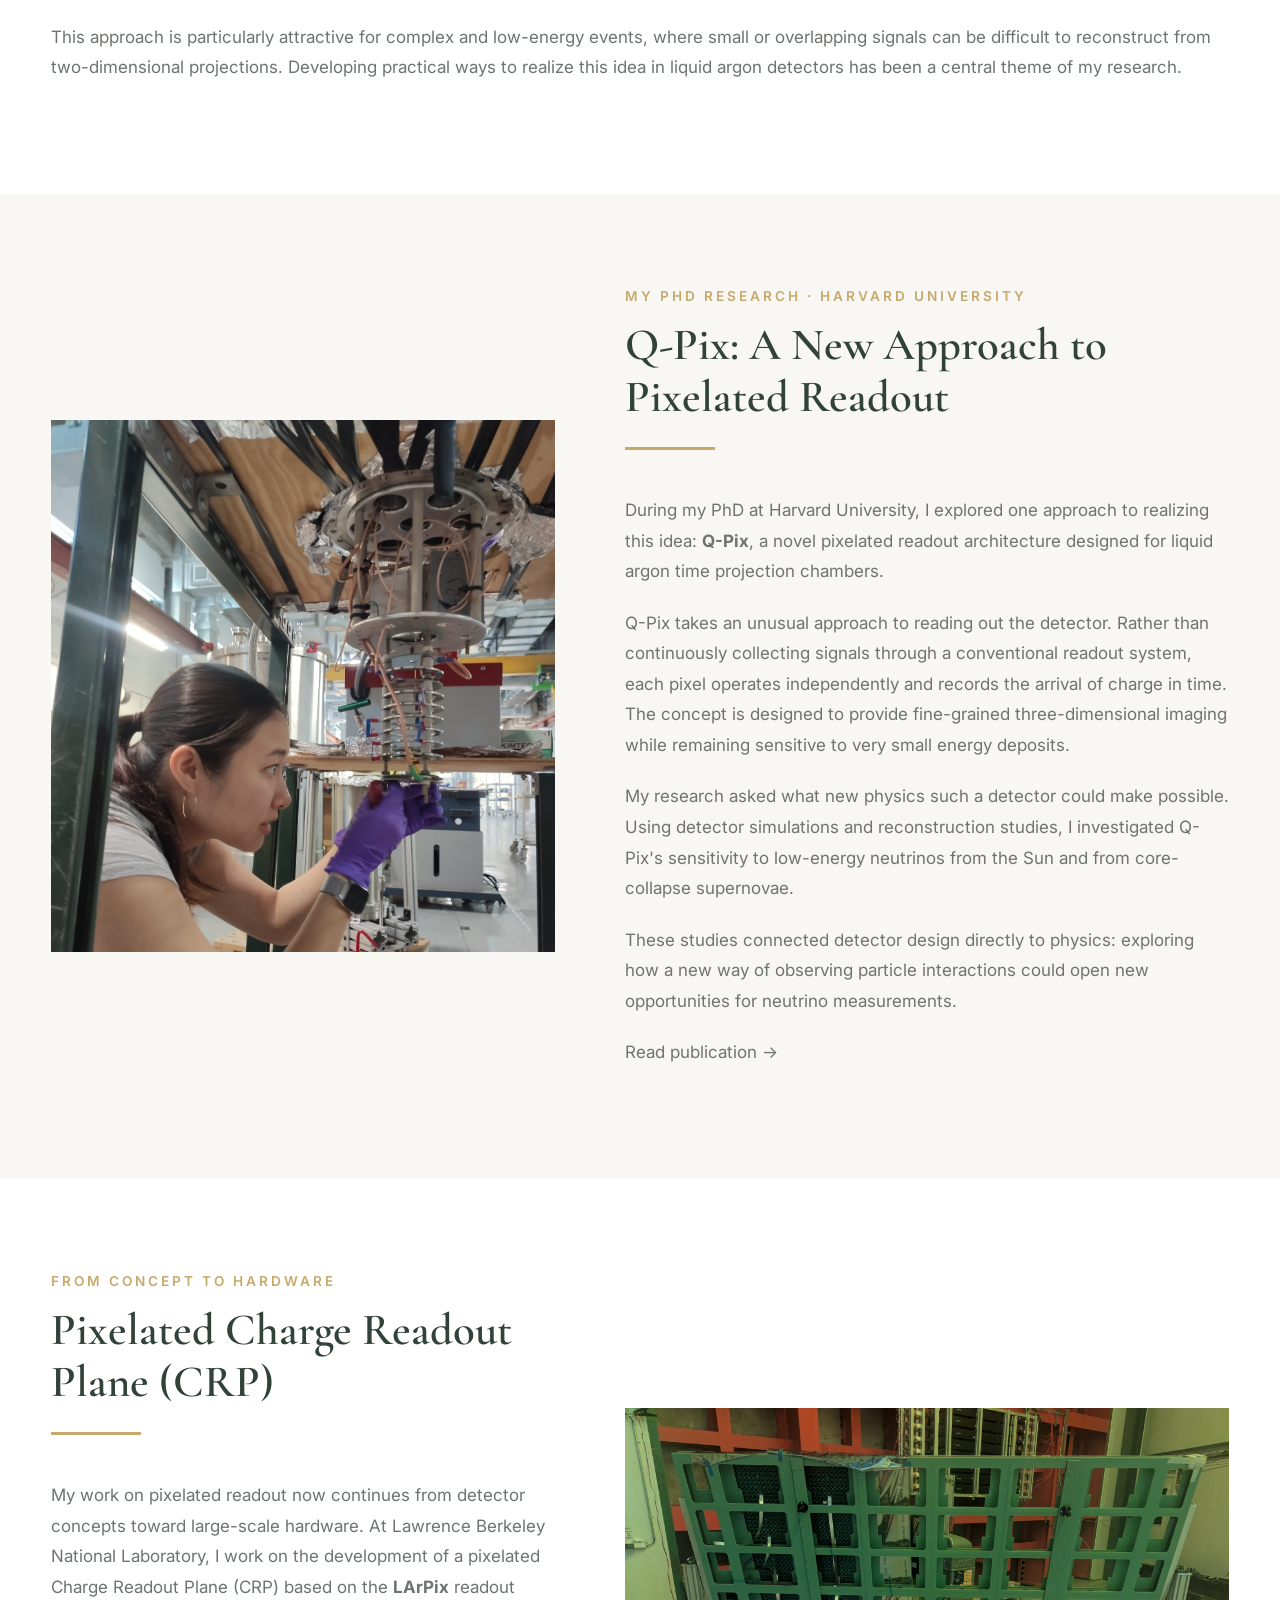
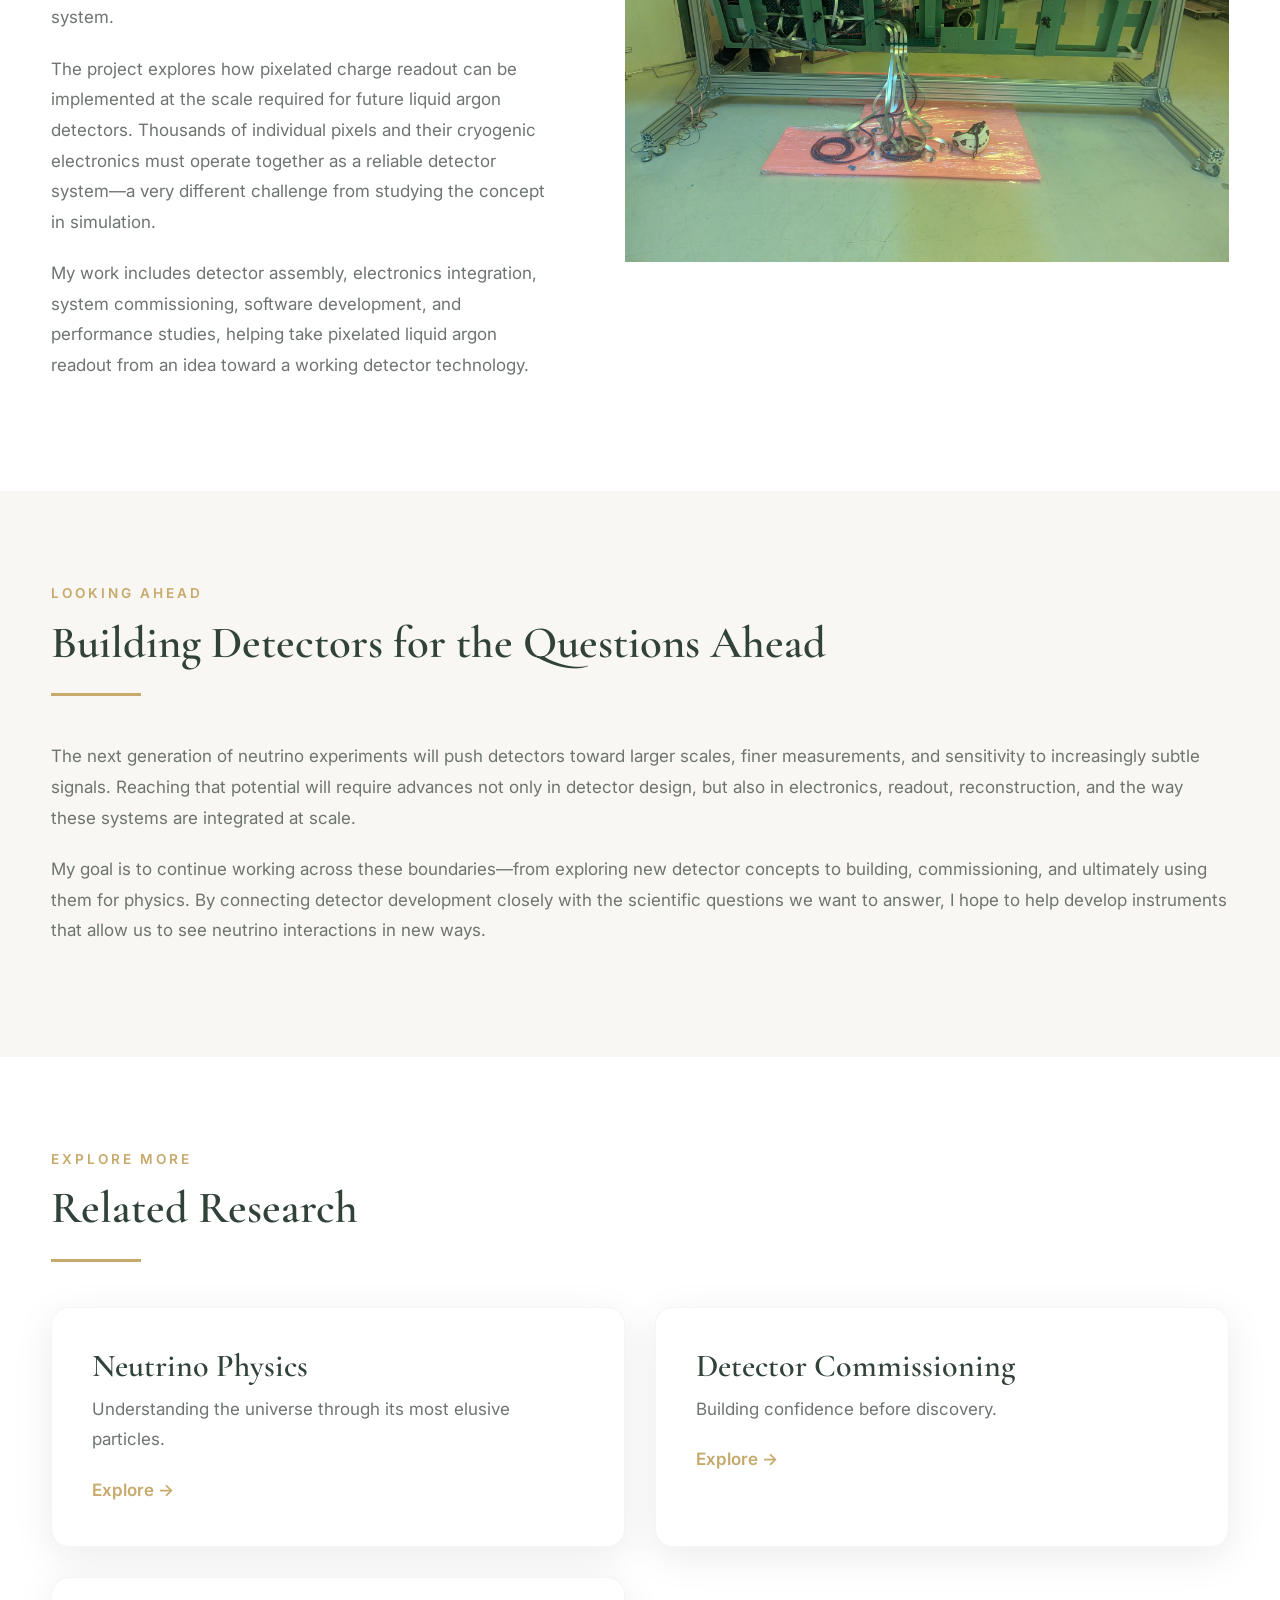
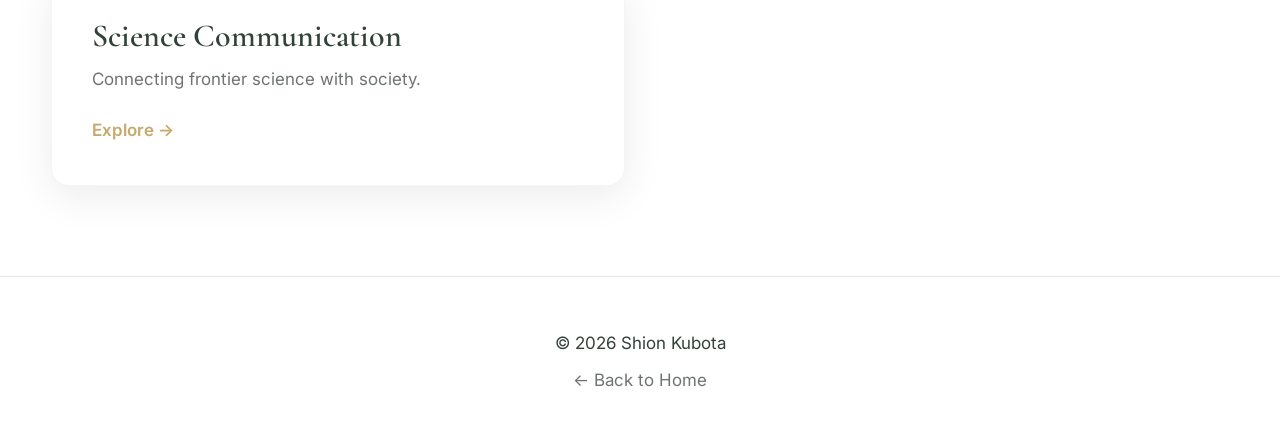
<file: randd.html>
<!DOCTYPE html>
<html lang="en">

<head>
  

<meta charset="UTF-8">
<meta name="viewport" content="width=device-width, initial-scale=1">

<title>Detector R&D | Dr. Shion Kubota</title>

<link rel="preconnect" href="https://fonts.googleapis.com">
<link rel="preconnect" href="https://fonts.gstatic.com" crossorigin>

<link href="https://fonts.googleapis.com/css2?family=Cormorant+Garamond:wght@400;600;700&family=Inter:wght@300;400;500;600&display=swap" rel="stylesheet">

<link rel="stylesheet" href="css/style.css">
<link rel="icon" type="image/png" href="favicon.png">
</head>

<body>

<header>

<nav class="navbar">

<div class="logo">
<a href="index.html">Shion Kubota</a>
</div>

<ul class="nav-links">

<li><a href="index.html">Home</a></li>
<li><a href="index.html#research">Research</a></li>
<li><a href="index.html#publications">Publications</a></li>
<li><a href="index.html#contact">Contact</a></li>
<li class="language-item">
    <a href="jp/randd.html" class="language-switch">
        日本語
    </a>
</li>

</ul>

</nav>

</header>

<!-- ========================================= -->
<!-- HERO                                      -->
<!-- ========================================= -->

<section class="hero research-hero">

  <div class="hero-content">

    <!-- Hero text -->
    <div class="hero-text">

      <p class="subtitle">
        RESEARCH
      </p>

      <h1>
        Detector R&amp;D
      </h1>

      <h2>
        Developing the Next Generation<br>
        of Particle Detectors
      </h2>

      <p class="hero-description">
        Every breakthrough in particle physics begins with a new way
        of observing nature. My research explores innovative detector
        technologies for future neutrino experiments, from novel
        pixelated readout concepts to large-scale liquid argon detectors.
      </p>

    </div>


    <!-- Hero image -->
    <div class="neutrino-hero-visual">

      <img src="images/randd-hero.PNG"
           alt="Detector research and development for liquid argon neutrino detectors">

      <p class="neutrino-caption">
        <strong>From detector concepts to real hardware.</strong>
        Installation of a pixelated Charge Readout Plane (CRP)
        for a cold-box test at Neutrino Platform, CERN.
      </p>

    </div>

  </div>

</section>
  
<!-- ========================================= -->
<!-- FROM WIRES TO PIXELS                      -->
<!-- ========================================= -->

<section class="section alt-section">

  <div class="container">

    <div class="section-title">

      <p>LIQUID ARGON READOUT</p>

      <h2>
        From Projective Wire Readout to Pixels
      </h2>

    </div>


    <!-- ========================================= -->
    <!-- TRADITIONAL WIRE READOUT                  -->
    <!-- ========================================= -->

    <div class="about-grid readout-block">

      <div>

        <div class="section-title">

          <p>TRADITIONAL LArTPCs</p>

          <h3>
            Reconstructing 3D from 2D 
          </h3>

        </div>

        <p>
          In a liquid argon time projection chamber, a charged particle
          passing through the detector leaves behind a trail of ionization
          electrons. An electric field causes these electrons to drift
          toward the detector's charge readout system.
        </p>

        <p>
          Many large liquid argon detectors use planes of parallel wires
          to collect this charge. Each wire plane observes the interaction
          from a different angle, producing a two-dimensional projection
          of the particle tracks.
        </p>

        <p>
          By combining the signals recorded by multiple wire planes with
          the drift time of the electrons, the original three-dimensional
          interaction can be reconstructed.
        </p>

      </div>


      <div>

        <figure class="research-figure">

          <img src="images/apa.jpg"
               alt="Anode Plane Assembly used for wire-based liquid argon TPC readout">

          <figcaption>
            A wire-based Anode Plane Assembly (APA), where multiple
            layers of wires record different projections of a particle
            interaction.
          </figcaption>

        </figure>

      </div>

    </div>


    <!-- ========================================= -->
    <!-- LIMITATION OF PROJECTIVE READOUT           -->
    <!-- ========================================= -->

    <div class="readout-issue">

      <div class="section-title">

        <p>THE CHALLENGE</p>

        <h3>
          When 2D Projections Become Ambiguous
        </h3>

      </div>

      <p>
        Projective wire readout works extremely well, but it comes with an
        important limitation: the detector does not measure the full
        three-dimensional position of the charge directly.
      </p>

      <p>
        Instead, the reconstruction must determine which signals seen on
        different wire planes belong to the same particle. For simple tracks,
        this can be straightforward. But when an interaction contains many
        particles, overlapping tracks, or small low-energy deposits, different
        three-dimensional configurations can produce similar two-dimensional
        projections.
      </p>

      <p>
        This can introduce ambiguities in the reconstructed event and make
        complex or low-energy interactions more difficult to interpret.
      </p>

    </div>


    <!-- Wire ambiguity cartoon -->

    <figure class="readout-diagram">

      <img src="images/projective-readout.png"
           alt="Illustration showing ambiguities in projective wire readout">

      <figcaption>
        With projective wire readout, different three-dimensional charge
        patterns can produce similar combinations of two-dimensional views.
        Reconstruction must determine how the signals from each wire plane
        should be matched together.
      </figcaption>

    </figure>


<!-- ========================================= -->
<!-- PIXEL READOUT                             -->
<!-- ========================================= -->

<div class="section-title pixel-title">

  <p>PIXELATED READOUT</p>

  <h3>
    Measuring the Interaction Directly in 3D
  </h3>

</div>

<figure class="readout-diagram">

  <img src="images/pixel-readout.png"
       alt="Illustration of pixelated charge readout in a liquid argon TPC">

  <figcaption>
    Pixelated readout records the position of individual charge deposits
    directly on the readout plane, avoiding the need to match overlapping
    wire projections.
  </figcaption>

</figure>

<div class="pixel-description">

  <p>
    Pixelated readout takes a different approach. Instead of measuring
    charge on long wires, the detector surface is divided into many small
    independent pixels. Each pixel records where charge arrives, while
    the drift time provides the third coordinate—giving a direct
    three-dimensional picture of the interaction.
  </p>

  <p>
    This approach is particularly attractive for complex and low-energy
    events, where small or overlapping signals can be difficult to
    reconstruct from two-dimensional projections. Developing practical
    ways to realize this idea in liquid argon detectors has been a central
    theme of my research.
  </p>

</div>

  </div>

</section>

<!-- ========================================= -->
<!-- Q-PIX                                     -->
<!-- ========================================= -->

<section class="section">

<div class="container">

<div class="about-grid">

<div>

<img src="images/qpix.jpg" alt="Q-Pix">

</div>

<div>
<div class="section-title">

  <p>MY PhD RESEARCH · HARVARD UNIVERSITY</p>

  <h2>
    Q-Pix: A New Approach to Pixelated Readout
  </h2>

</div>

<p>
  During my PhD at Harvard University, I explored one approach to realizing
  this idea: <strong>Q-Pix</strong>, a novel pixelated readout architecture
  designed for liquid argon time projection chambers.
</p>

<p>
  Q-Pix takes an unusual approach to reading out the detector. Rather than
  continuously collecting signals through a conventional readout system,
  each pixel operates independently and records the arrival of charge in
  time. The concept is designed to provide fine-grained three-dimensional
  imaging while remaining sensitive to very small energy deposits.
</p>

<p>
  My research asked what new physics such a detector could make possible.
  Using detector simulations and reconstruction studies, I investigated
  Q-Pix's sensitivity to low-energy neutrinos from the Sun and from
  core-collapse supernovae.
</p>

<p>
  These studies connected detector design directly to physics: exploring
  how a new way of observing particle interactions could open new
  opportunities for neutrino measurements.
</p>

<p>

<a href="https://journals.aps.org/prd/abstract/10.1103/xq7l-lv7j">

Read publication →

</a>

</p>

</div>

</div>

</div>

</section>



<!-- ========================================= -->
<!-- PIXELATED CRP                             -->
<!-- ========================================= -->

<section class="section alt-section">

<div class="container">

<div class="about-grid">

<div>


<div class="section-title">

  <p>FROM CONCEPT TO HARDWARE</p>

  <h2>
    Pixelated Charge Readout Plane (CRP)
  </h2>

</div>

<p>
  My work on pixelated readout now continues from detector concepts
  toward large-scale hardware. At Lawrence Berkeley National Laboratory,
  I work on the development of a pixelated Charge Readout Plane (CRP)
  based on the <strong>LArPix</strong> readout system.
</p>

<p>
  The project explores how pixelated charge readout can be implemented
  at the scale required for future liquid argon detectors. Thousands of
  individual pixels and their cryogenic electronics must operate together
  as a reliable detector system—a very different challenge from studying
  the concept in simulation.
</p>

<p>
  My work includes detector assembly, electronics integration, system
  commissioning, software development, and performance studies, helping
  take pixelated liquid argon readout from an idea toward a working
  detector technology.
</p>

</div>

<div>

<img src="images/pcrp.jpg" alt="Pixelated Charge Readout Plane">

</div>

</div>

</div>

</section>



<!-- ========================================= -->
<!-- LOOKING AHEAD                             -->
<!-- ========================================= -->

<section class="section">

  <div class="container">

    <div class="section-title">

      <p>LOOKING AHEAD</p>

      <h2>
        Building Detectors for the Questions Ahead
      </h2>

    </div>

    <p>
      The next generation of neutrino experiments will push detectors
      toward larger scales, finer measurements, and sensitivity to
      increasingly subtle signals. Reaching that potential will require
      advances not only in detector design, but also in electronics,
      readout, reconstruction, and the way these systems are integrated
      at scale.
    </p>

    <p>
      My goal is to continue working across these boundaries—from exploring
      new detector concepts to building, commissioning, and ultimately using
      them for physics. By connecting detector development closely with the
      scientific questions we want to answer, I hope to help develop
      instruments that allow us to see neutrino interactions in new ways.
    </p>

  </div>

</section>






<!-- ========================================= -->
<!-- RELATED RESEARCH                          -->
<!-- ========================================= -->

<section class="section alt-section">

<div class="container">

<div class="section-title">

<p>

EXPLORE MORE

</p>

<h2>

Related Research

</h2>

</div>

<div class="card-grid">

<a href="physics.html" class="card card-link">

<h3>

Neutrino Physics

</h3>

<p>

Understanding the universe through its most elusive particles.

</p>

<span class="explore-link">

Explore →

</span>

</a>



<a href="commissioning.html" class="card card-link">

<h3>

Detector Commissioning

</h3>

<p>

Building confidence before discovery.

</p>

<span class="explore-link">

Explore →

</span>

</a>



<a href="communication.html" class="card card-link">

<h3>

Science Communication

</h3>

<p>

Connecting frontier science with society.

</p>

<span class="explore-link">

Explore →

</span>

</a>

</div>

</div>

</section>



<footer>

<p>

© 2026 Shion Kubota

</p>

<p>

<a href="index.html">

← Back to Home

</a>

</p>

</footer>

</body>

</html>
</file>
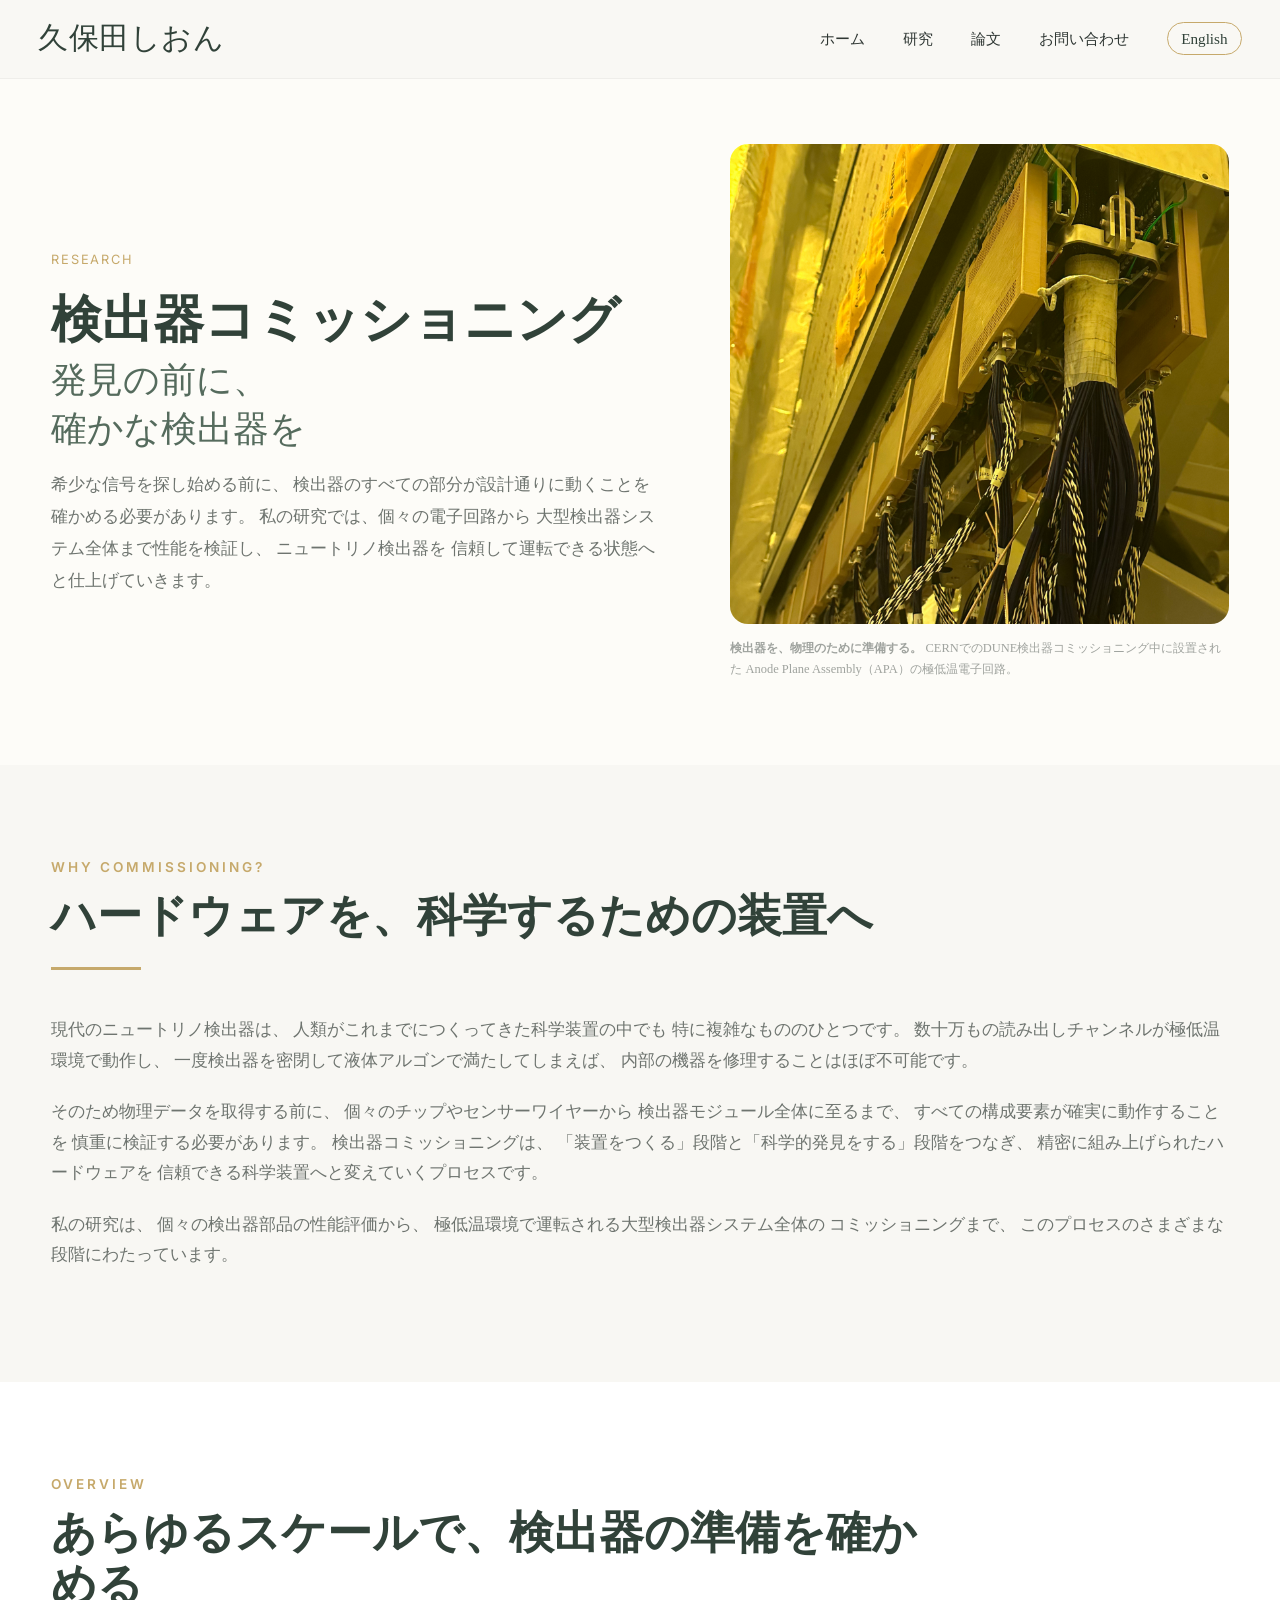
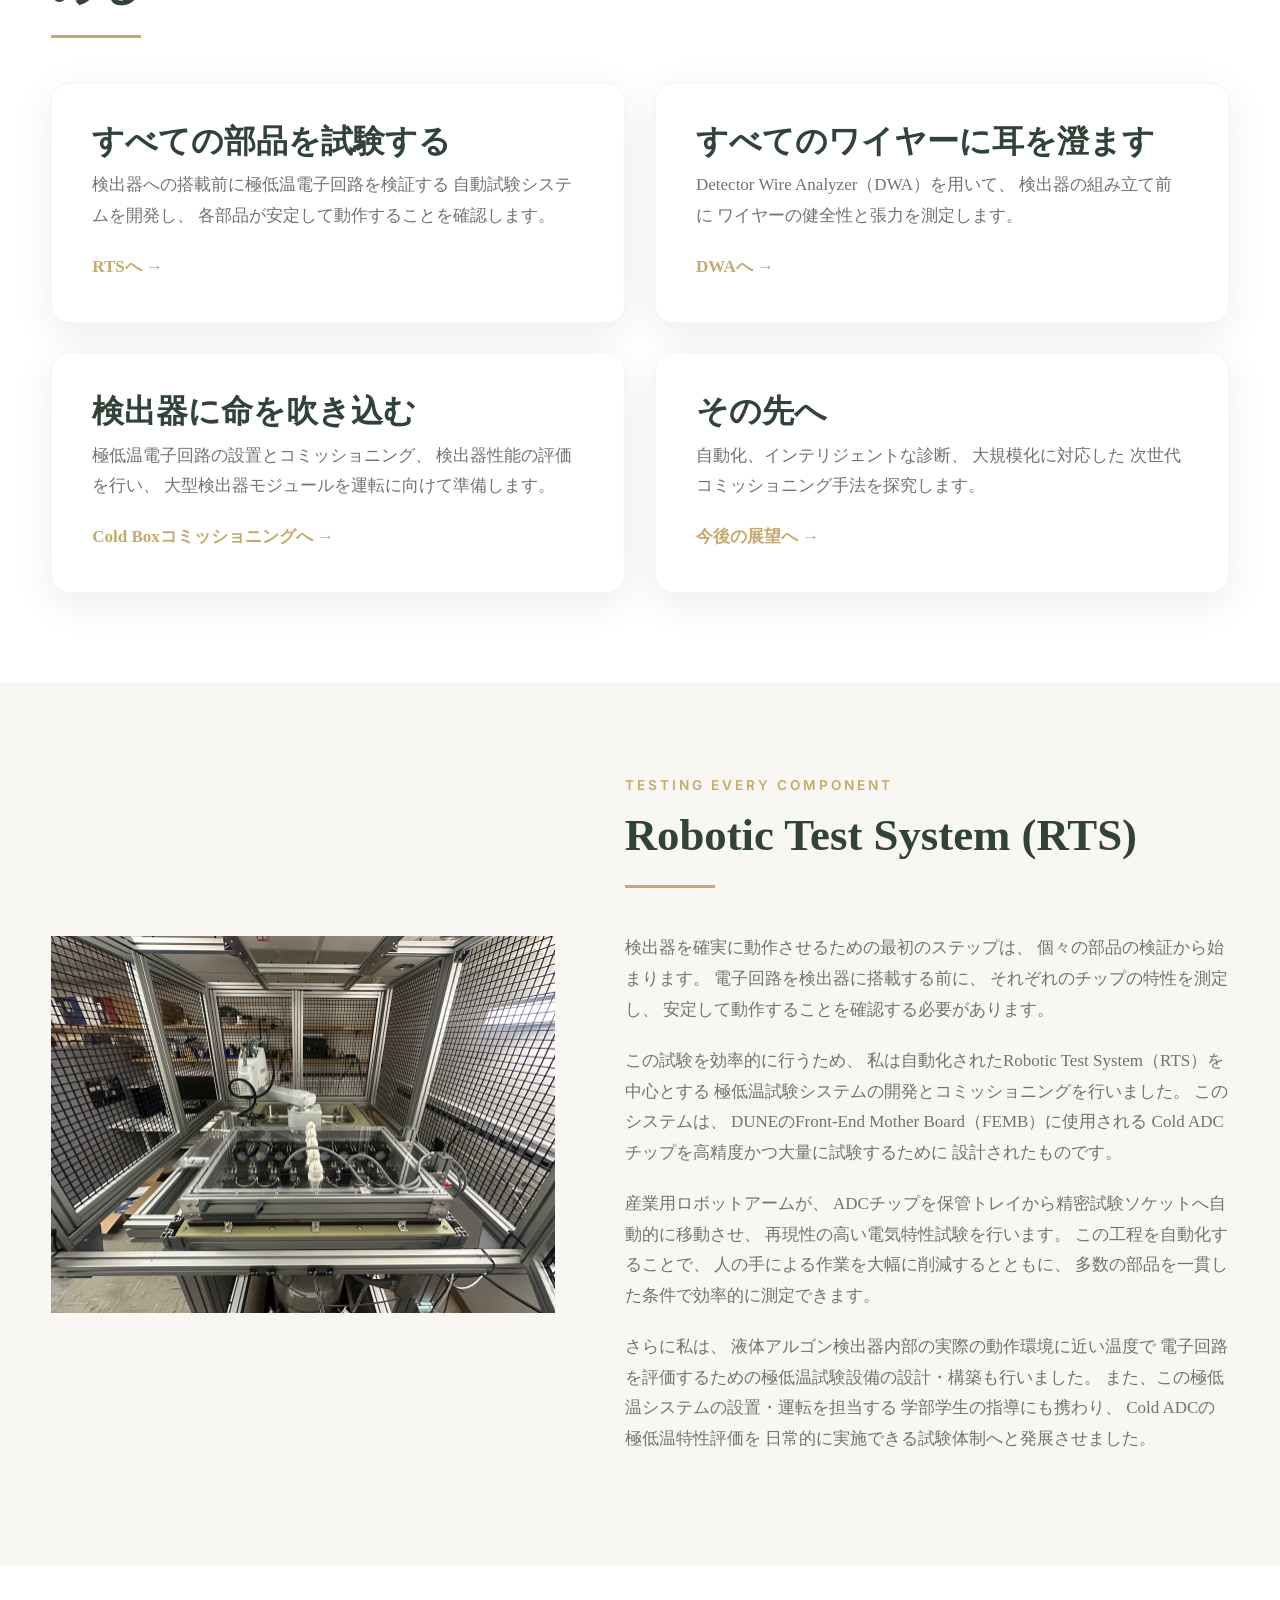
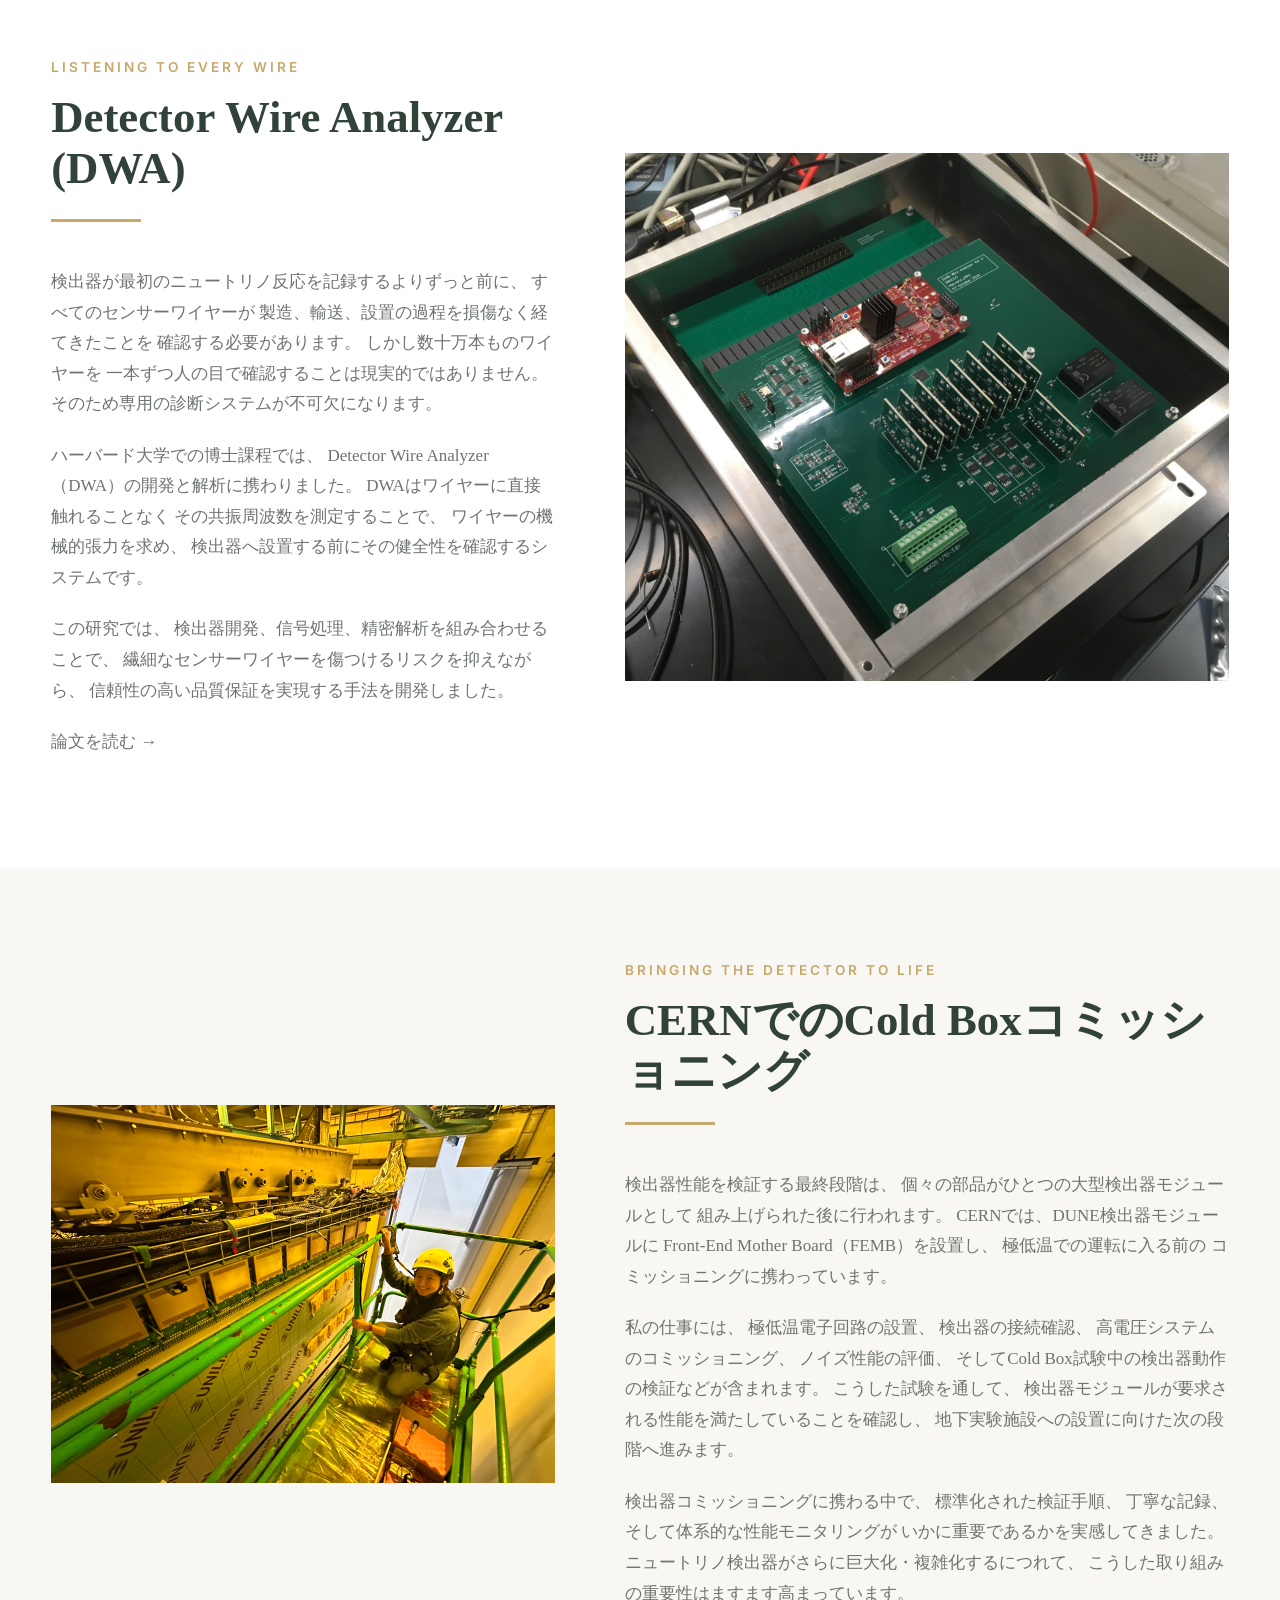
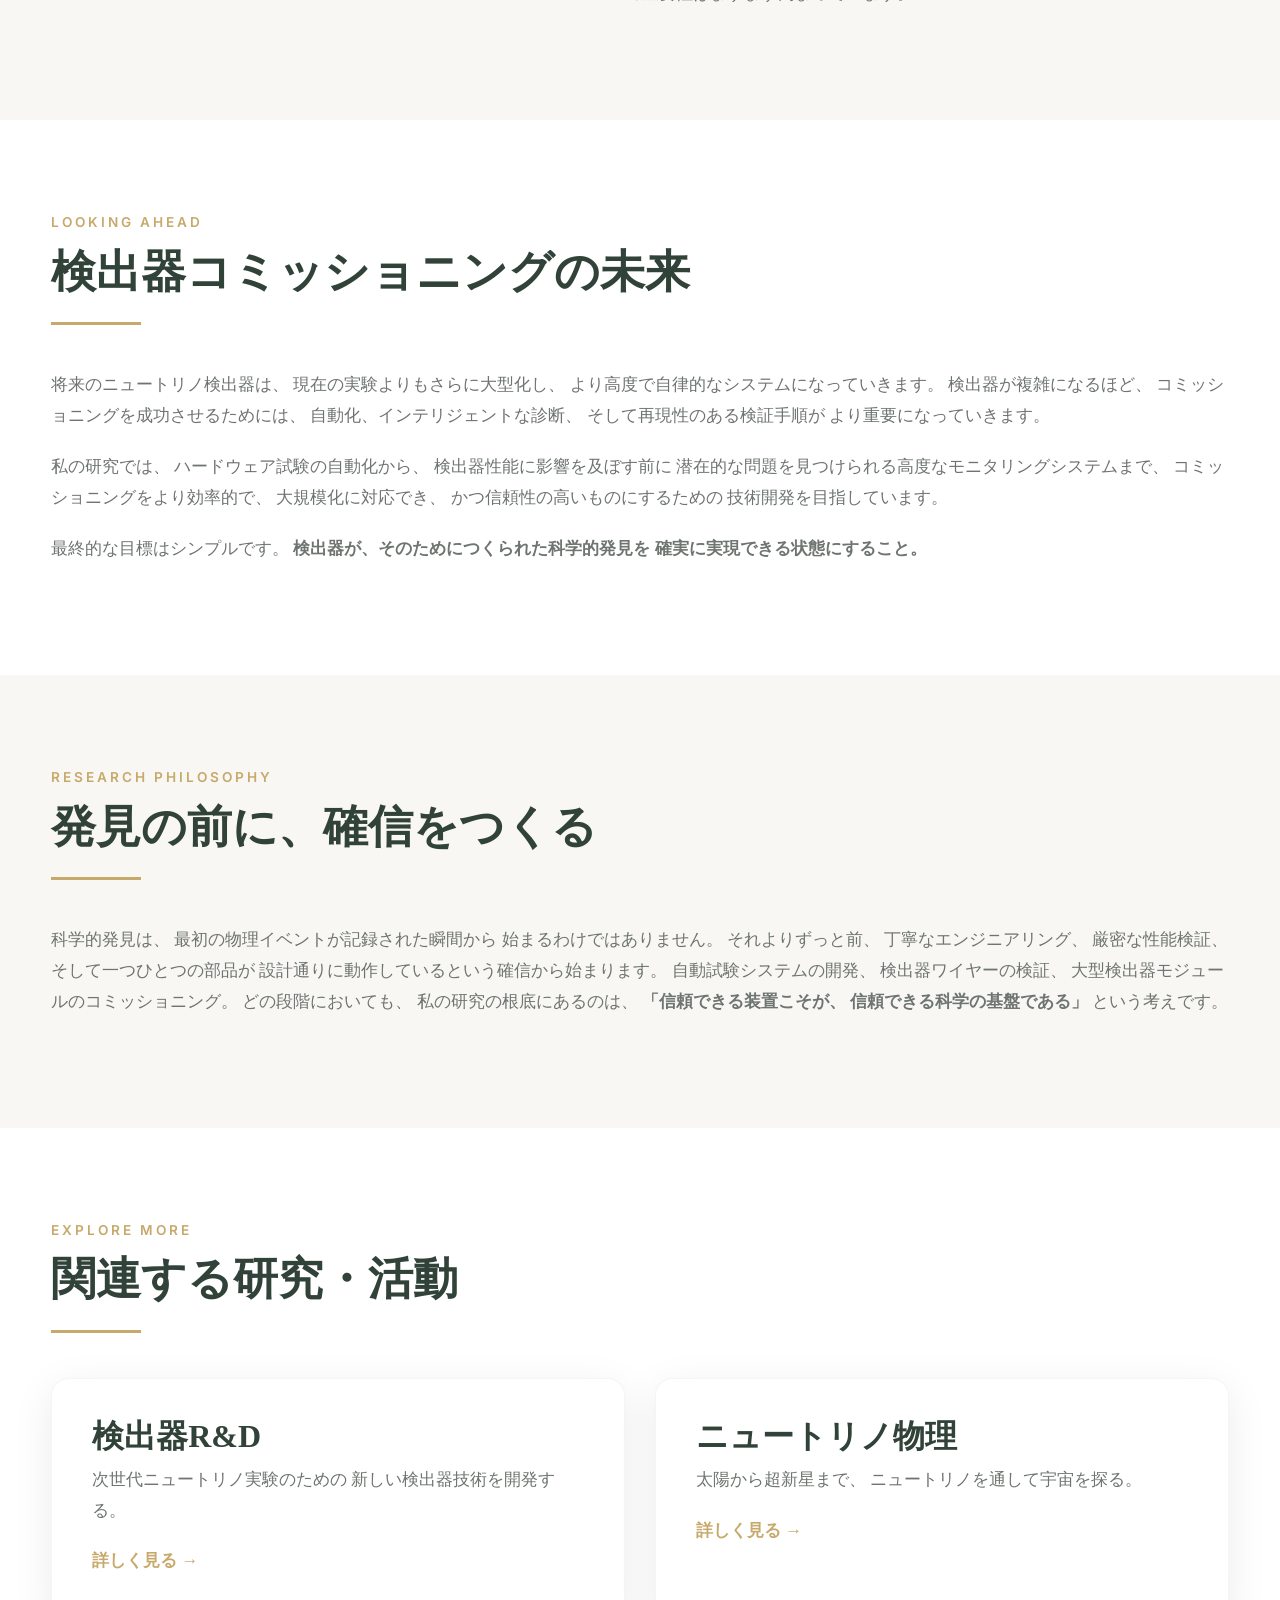
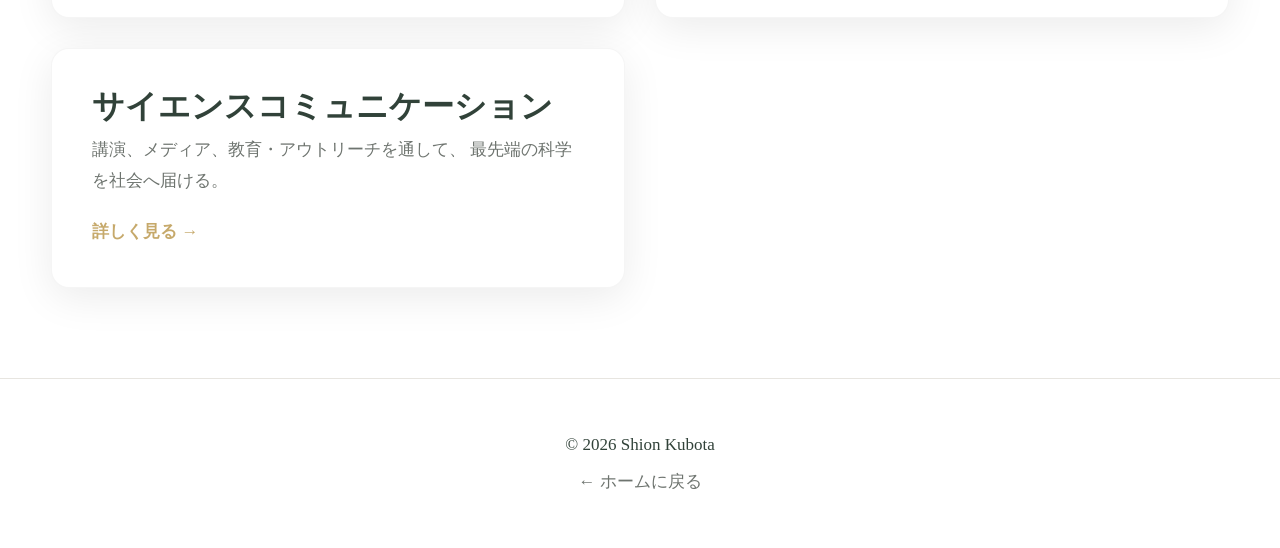
<file: jp/commissioning.html>
<!DOCTYPE html>
<html lang="ja">

<head>

<meta charset="UTF-8">
<meta name="viewport" content="width=device-width, initial-scale=1">

<title>検出器コミッショニング | 久保田しおん</title>

<meta name="description"
content="ニュートリノ実験における検出器コミッショニング、極低温電子回路試験、Detector Wire Analyzer、DUNE Cold Box試験など、久保田しおんの研究を紹介します。">

<link rel="preconnect" href="https://fonts.googleapis.com">
<link rel="preconnect" href="https://fonts.gstatic.com" crossorigin>

<link href="https://fonts.googleapis.com/css2?family=Cormorant+Garamond:wght@400;600;700&family=Inter:wght@300;400;500;600&display=swap"
      rel="stylesheet">

<link rel="stylesheet" href="../css/style.css">
<link rel="icon" type="image/png" href="../favicon.png">

<link rel="alternate"
      hreflang="en"
      href="https://shionkubota.com/commissioning.html">

<link rel="alternate"
      hreflang="ja"
      href="https://shionkubota.com/jp/commissioning.html">

<link rel="alternate"
      hreflang="x-default"
      href="https://shionkubota.com/commissioning.html">

</head>


<body>


<header>

<nav class="navbar">

<div class="logo">
<a href="index.html">久保田しおん</a>
</div>

<ul class="nav-links">

<li><a href="index.html">ホーム</a></li>
<li><a href="index.html#research">研究</a></li>
<li><a href="index.html#publications">論文</a></li>
<li><a href="index.html#contact">お問い合わせ</a></li>

<li class="language-item">
<a href="../commissioning.html" class="language-switch">
English
</a>
</li>

</ul>

</nav>

</header>



<!-- ========================================= -->
<!-- HERO                                      -->
<!-- ========================================= -->

<section class="hero research-hero">

  <div class="hero-content">

    <div class="hero-text">

      <p class="subtitle">
        RESEARCH
      </p>

      <h1>
        検出器コミッショニング
      </h1>

      <h2>
        発見の前に、<br>
        確かな検出器を
      </h2>

      <p class="hero-description">
        希少な信号を探し始める前に、
        検出器のすべての部分が設計通りに動くことを
        確かめる必要があります。
        私の研究では、個々の電子回路から
        大型検出器システム全体まで性能を検証し、
        ニュートリノ検出器を
        信頼して運転できる状態へと仕上げていきます。
      </p>

    </div>


    <div class="neutrino-hero-visual">

      <img src="../images/apa-install.jpeg"
           alt="DUNE Anode Plane Assemblyに設置された極低温電子回路">

      <p class="neutrino-caption">
        <strong>検出器を、物理のために準備する。</strong>
        CERNでのDUNE検出器コミッショニング中に設置された
        Anode Plane Assembly（APA）の極低温電子回路。
      </p>

    </div>

  </div>

</section>



<!-- ========================================= -->
<!-- INTRODUCTION                              -->
<!-- ========================================= -->

<section class="section">

<div class="container">

<div class="section-title">

<p>WHY COMMISSIONING?</p>

<h2>
ハードウェアを、科学するための装置へ
</h2>

</div>

<p>
現代のニュートリノ検出器は、
人類がこれまでにつくってきた科学装置の中でも
特に複雑なもののひとつです。
数十万もの読み出しチャンネルが極低温環境で動作し、
一度検出器を密閉して液体アルゴンで満たしてしまえば、
内部の機器を修理することはほぼ不可能です。
</p>

<p>
そのため物理データを取得する前に、
個々のチップやセンサーワイヤーから
検出器モジュール全体に至るまで、
すべての構成要素が確実に動作することを
慎重に検証する必要があります。
検出器コミッショニングは、
「装置をつくる」段階と「科学的発見をする」段階をつなぎ、
精密に組み上げられたハードウェアを
信頼できる科学装置へと変えていくプロセスです。
</p>

<p>
私の研究は、
個々の検出器部品の性能評価から、
極低温環境で運転される大型検出器システム全体の
コミッショニングまで、
このプロセスのさまざまな段階にわたっています。
</p>

</div>

</section>



<!-- ========================================= -->
<!-- OVERVIEW                                  -->
<!-- ========================================= -->

<section class="section alt-section">

<div class="container">

<div class="section-title">

<p>OVERVIEW</p>

<h2>
あらゆるスケールで、検出器の準備を確かめる
</h2>

</div>


<div class="card-grid">

  <a href="#rts" class="card card-link">

    <h3>
      すべての部品を試験する
    </h3>

    <p>
      検出器への搭載前に極低温電子回路を検証する
      自動試験システムを開発し、
      各部品が安定して動作することを確認します。
    </p>

    <span class="explore-link">
      RTSへ →
    </span>

  </a>


  <a href="#dwa" class="card card-link">

    <h3>
      すべてのワイヤーに耳を澄ます
    </h3>

    <p>
      Detector Wire Analyzer（DWA）を用いて、
      検出器の組み立て前に
      ワイヤーの健全性と張力を測定します。
    </p>

    <span class="explore-link">
      DWAへ →
    </span>

  </a>


  <a href="#cold-box" class="card card-link">

    <h3>
      検出器に命を吹き込む
    </h3>

    <p>
      極低温電子回路の設置とコミッショニング、
      検出器性能の評価を行い、
      大型検出器モジュールを運転に向けて準備します。
    </p>

    <span class="explore-link">
      Cold Boxコミッショニングへ →
    </span>

  </a>


  <a href="#looking-ahead" class="card card-link">

    <h3>
      その先へ
    </h3>

    <p>
      自動化、インテリジェントな診断、
      大規模化に対応した
      次世代コミッショニング手法を探究します。
    </p>

    <span class="explore-link">
      今後の展望へ →
    </span>

  </a>

</div>

</div>

</section>



<!-- ========================================= -->
<!-- RTS                                       -->
<!-- ========================================= -->

<section class="section" id="rts">

<div class="container">

<div class="about-grid">

<div>

<img src="../images/rts.jpeg"
     alt="Robotic Test System">

</div>


<div>

<div class="section-title">

<p>
TESTING EVERY COMPONENT
</p>

<h2>
Robotic Test System (RTS)
</h2>

</div>

<p>
検出器を確実に動作させるための最初のステップは、
個々の部品の検証から始まります。
電子回路を検出器に搭載する前に、
それぞれのチップの特性を測定し、
安定して動作することを確認する必要があります。
</p>

<p>
この試験を効率的に行うため、
私は自動化されたRobotic Test System（RTS）を中心とする
極低温試験システムの開発とコミッショニングを行いました。
このシステムは、
DUNEのFront-End Mother Board（FEMB）に使用される
Cold ADCチップを高精度かつ大量に試験するために
設計されたものです。
</p>

<p>
産業用ロボットアームが、
ADCチップを保管トレイから精密試験ソケットへ自動的に移動させ、
再現性の高い電気特性試験を行います。
この工程を自動化することで、
人の手による作業を大幅に削減するとともに、
多数の部品を一貫した条件で効率的に測定できます。
</p>

<p>
さらに私は、
液体アルゴン検出器内部の実際の動作環境に近い温度で
電子回路を評価するための極低温試験設備の設計・構築も行いました。
また、この極低温システムの設置・運転を担当する
学部学生の指導にも携わり、
Cold ADCの極低温特性評価を
日常的に実施できる試験体制へと発展させました。
</p>

</div>

</div>

</div>

</section>



<!-- ========================================= -->
<!-- DWA                                       -->
<!-- ========================================= -->

<section class="section alt-section" id="dwa">

<div class="container">

<div class="about-grid">

<div>

<div class="section-title">

<p>
LISTENING TO EVERY WIRE
</p>

<h2>
Detector Wire Analyzer (DWA)
</h2>

</div>

<p>
検出器が最初のニュートリノ反応を記録するよりずっと前に、
すべてのセンサーワイヤーが
製造、輸送、設置の過程を損傷なく経てきたことを
確認する必要があります。
しかし数十万本ものワイヤーを
一本ずつ人の目で確認することは現実的ではありません。
そのため専用の診断システムが不可欠になります。
</p>

<p>
ハーバード大学での博士課程では、
Detector Wire Analyzer（DWA）の開発と解析に携わりました。
DWAはワイヤーに直接触れることなく
その共振周波数を測定することで、
ワイヤーの機械的張力を求め、
検出器へ設置する前にその健全性を確認するシステムです。
</p>

<p>
この研究では、
検出器開発、信号処理、精密解析を組み合わせることで、
繊細なセンサーワイヤーを傷つけるリスクを抑えながら、
信頼性の高い品質保証を実現する手法を開発しました。
</p>

<p>
<a href="https://ieeexplore.ieee.org/document/9933727">
論文を読む →
</a>
</p>

</div>


<div>

<img src="../images/DWA_top.JPG"
     alt="Detector Wire Analyzer">

</div>

</div>

</div>

</section>



<!-- ========================================= -->
<!-- COLD BOX                                  -->
<!-- ========================================= -->

<section class="section" id="cold-box">

<div class="container">

<div class="about-grid">

<div>

<img src="../images/IMG_4786.jpeg"
     alt="DUNE検出器へのFEMB設置作業">

</div>


<div>

<div class="section-title">

<p>
BRINGING THE DETECTOR TO LIFE
</p>

<h2>
CERNでのCold Boxコミッショニング
</h2>

</div>

<p>
検出器性能を検証する最終段階は、
個々の部品がひとつの大型検出器モジュールとして
組み上げられた後に行われます。
CERNでは、DUNE検出器モジュールに
Front-End Mother Board（FEMB）を設置し、
極低温での運転に入る前の
コミッショニングに携わっています。
</p>

<p>
私の仕事には、
極低温電子回路の設置、
検出器の接続確認、
高電圧システムのコミッショニング、
ノイズ性能の評価、
そしてCold Box試験中の検出器動作の検証などが含まれます。
こうした試験を通して、
検出器モジュールが要求される性能を満たしていることを確認し、
地下実験施設への設置に向けた次の段階へ進みます。
</p>

<p>
検出器コミッショニングに携わる中で、
標準化された検証手順、
丁寧な記録、
そして体系的な性能モニタリングが
いかに重要であるかを実感してきました。
ニュートリノ検出器がさらに巨大化・複雑化するにつれて、
こうした取り組みの重要性はますます高まっています。
</p>

</div>

</div>

</div>

</section>



<!-- ========================================= -->
<!-- LOOKING AHEAD                             -->
<!-- ========================================= -->

<section class="section alt-section" id="looking-ahead">

<div class="container">

<div class="section-title">

<p>
LOOKING AHEAD
</p>

<h2>
検出器コミッショニングの未来
</h2>

</div>

<p>
将来のニュートリノ検出器は、
現在の実験よりもさらに大型化し、
より高度で自律的なシステムになっていきます。
検出器が複雑になるほど、
コミッショニングを成功させるためには、
自動化、インテリジェントな診断、
そして再現性のある検証手順が
より重要になっていきます。
</p>

<p>
私の研究では、
ハードウェア試験の自動化から、
検出器性能に影響を及ぼす前に
潜在的な問題を見つけられる高度なモニタリングシステムまで、
コミッショニングをより効率的で、
大規模化に対応でき、
かつ信頼性の高いものにするための
技術開発を目指しています。
</p>

<p>
最終的な目標はシンプルです。
<strong>
検出器が、そのためにつくられた科学的発見を
確実に実現できる状態にすること。
</strong>
</p>

</div>

</section>



<!-- ========================================= -->
<!-- RESEARCH PHILOSOPHY                       -->
<!-- ========================================= -->

<section class="section">

<div class="container">

<div class="section-title">

<p>
RESEARCH PHILOSOPHY
</p>

<h2>
発見の前に、確信をつくる
</h2>

</div>

<p>
科学的発見は、
最初の物理イベントが記録された瞬間から
始まるわけではありません。

それよりずっと前、
丁寧なエンジニアリング、
厳密な性能検証、
そして一つひとつの部品が
設計通りに動作しているという確信から始まります。

自動試験システムの開発、
検出器ワイヤーの検証、
大型検出器モジュールのコミッショニング。

どの段階においても、
私の研究の根底にあるのは、
<strong>
「信頼できる装置こそが、
信頼できる科学の基盤である」
</strong>
という考えです。
</p>

</div>

</section>



<!-- ========================================= -->
<!-- RELATED RESEARCH                          -->
<!-- ========================================= -->

<section class="section alt-section">

<div class="container">

<div class="section-title">

<p>
EXPLORE MORE
</p>

<h2>
関連する研究・活動
</h2>

</div>


<div class="card-grid">


<a href="randd.html"
   class="card card-link">

<h3>
検出器R&amp;D
</h3>

<p>
次世代ニュートリノ実験のための
新しい検出器技術を開発する。
</p>

<span class="explore-link">
詳しく見る →
</span>

</a>



<a href="physics.html"
   class="card card-link">

<h3>
ニュートリノ物理
</h3>

<p>
太陽から超新星まで、
ニュートリノを通して宇宙を探る。
</p>

<span class="explore-link">
詳しく見る →
</span>

</a>



<a href="media.html"
   class="card card-link">

<h3>
サイエンスコミュニケーション
</h3>

<p>
講演、メディア、教育・アウトリーチを通して、
最先端の科学を社会へ届ける。
</p>

<span class="explore-link">
詳しく見る →
</span>

</a>


</div>

</div>

</section>



<footer>

<p>
© 2026 Shion Kubota
</p>

<p>

<a href="index.html">
← ホームに戻る
</a>

</p>

</footer>


</body>

</html>
</file>
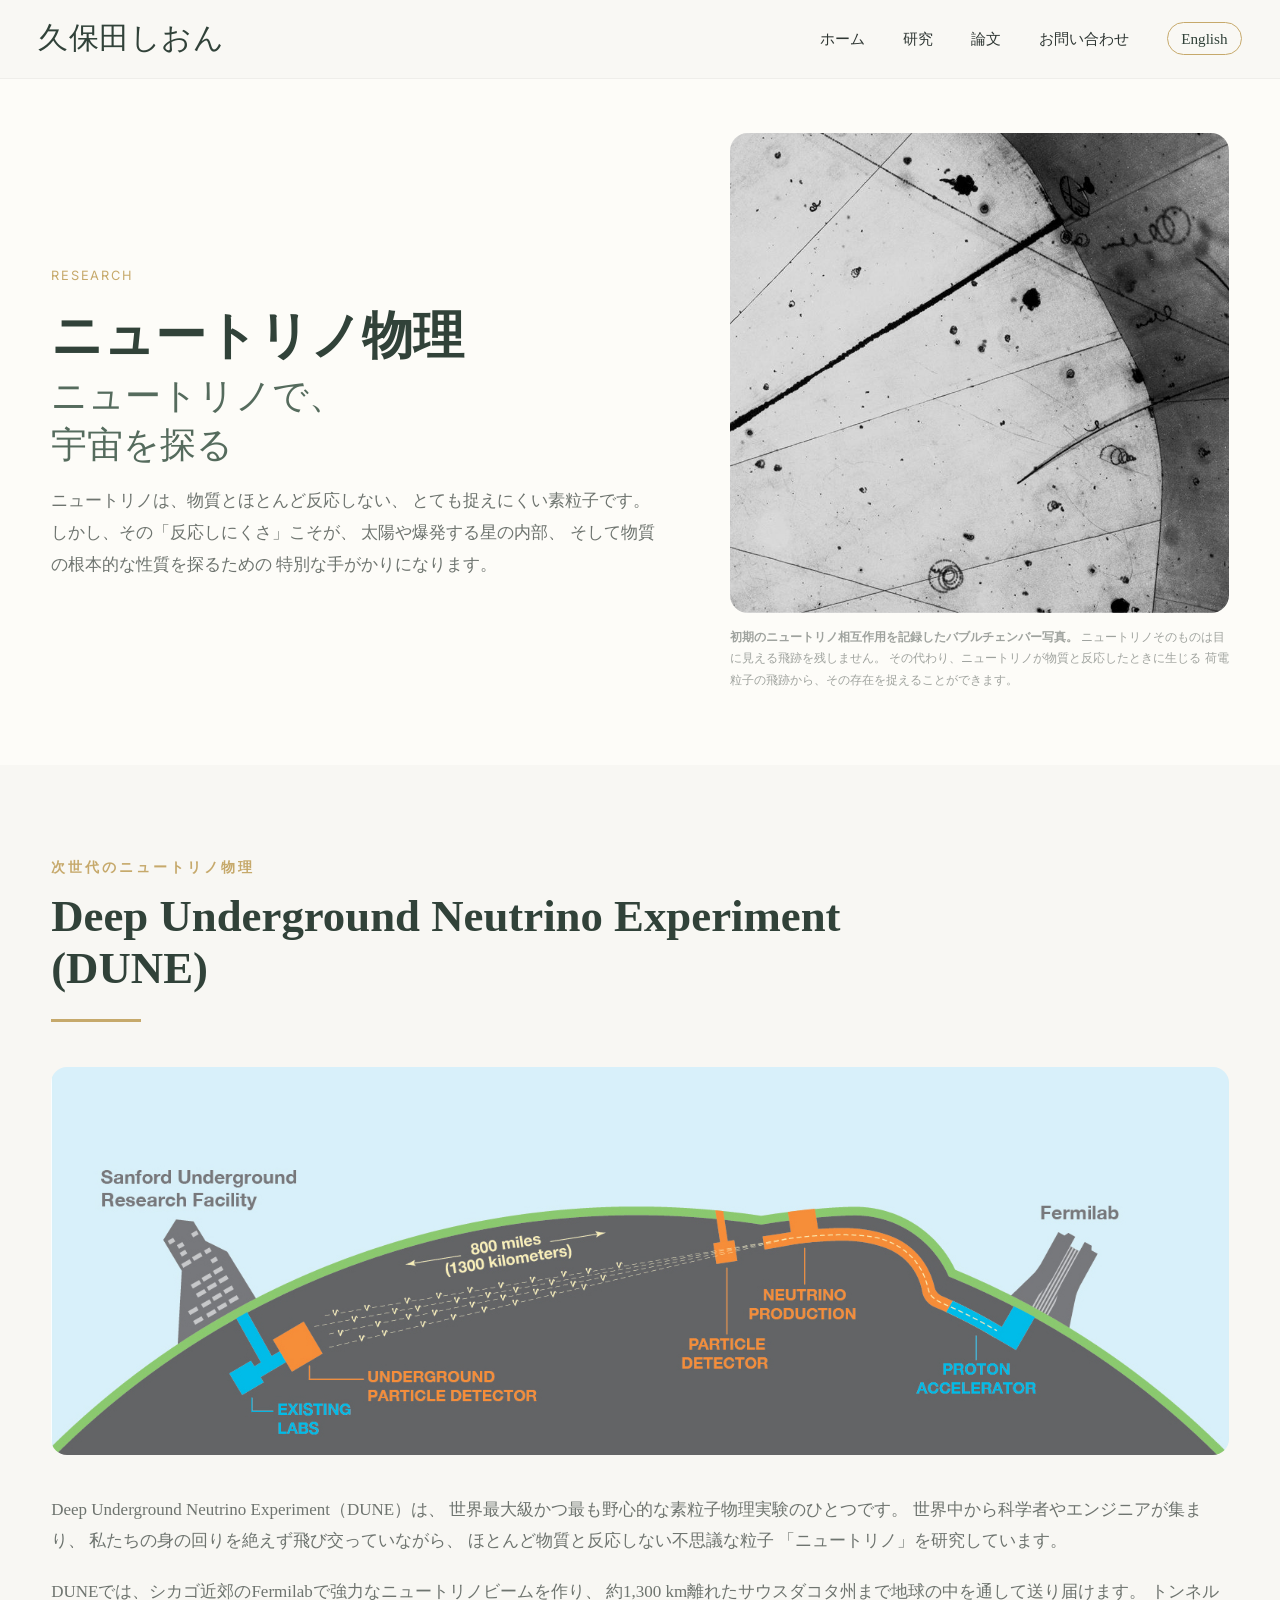
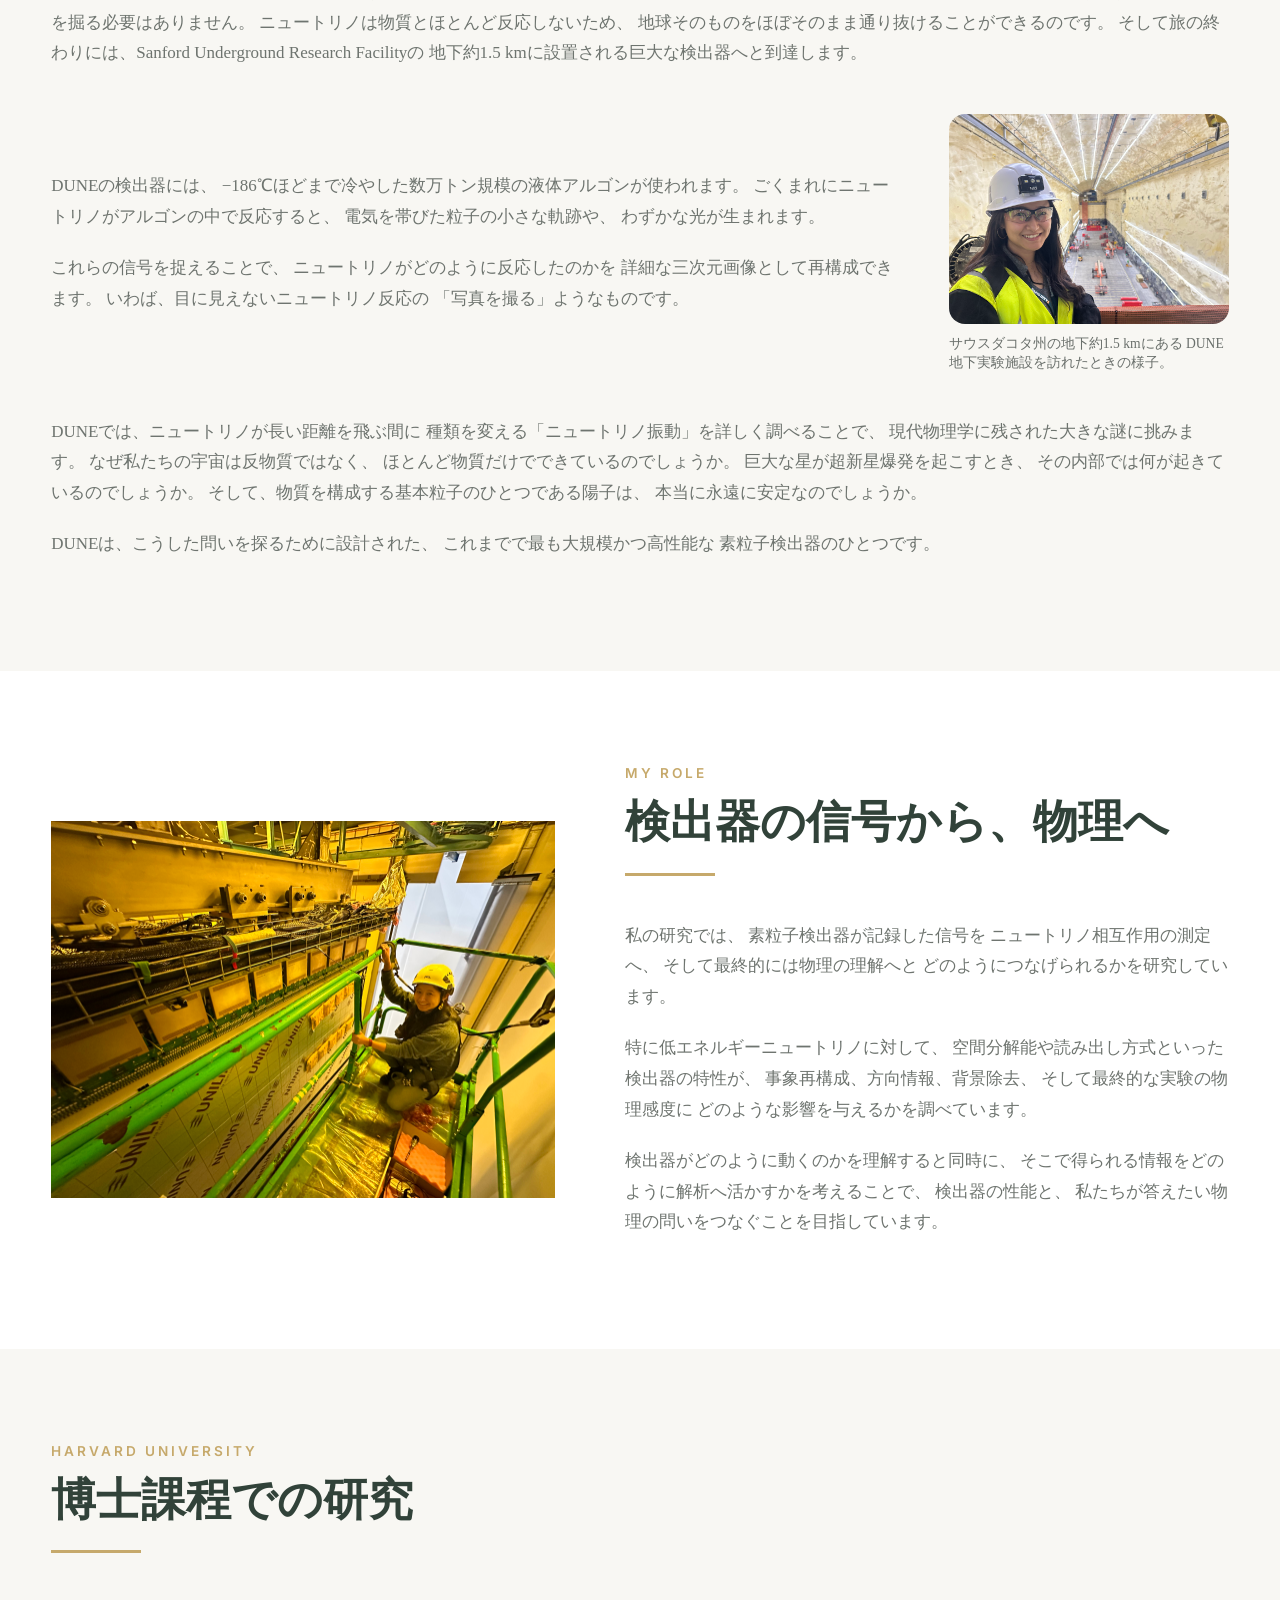
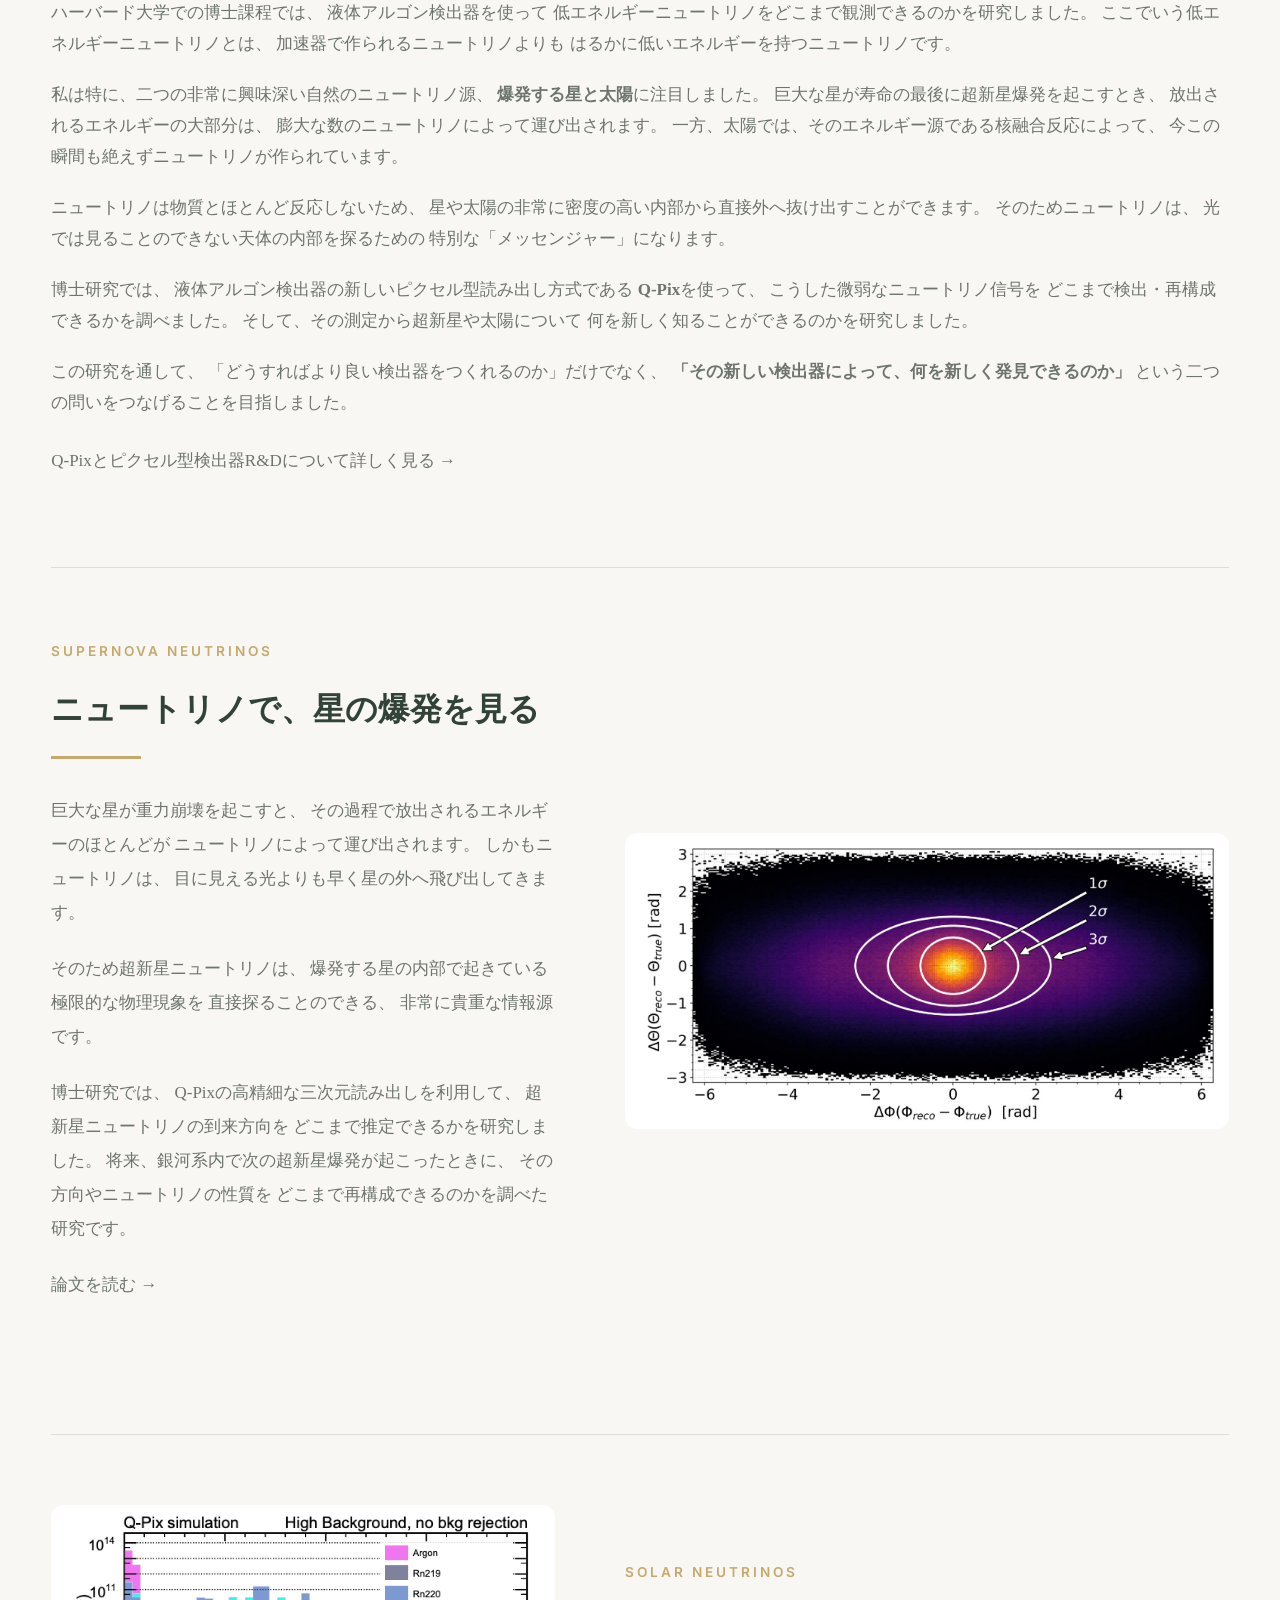
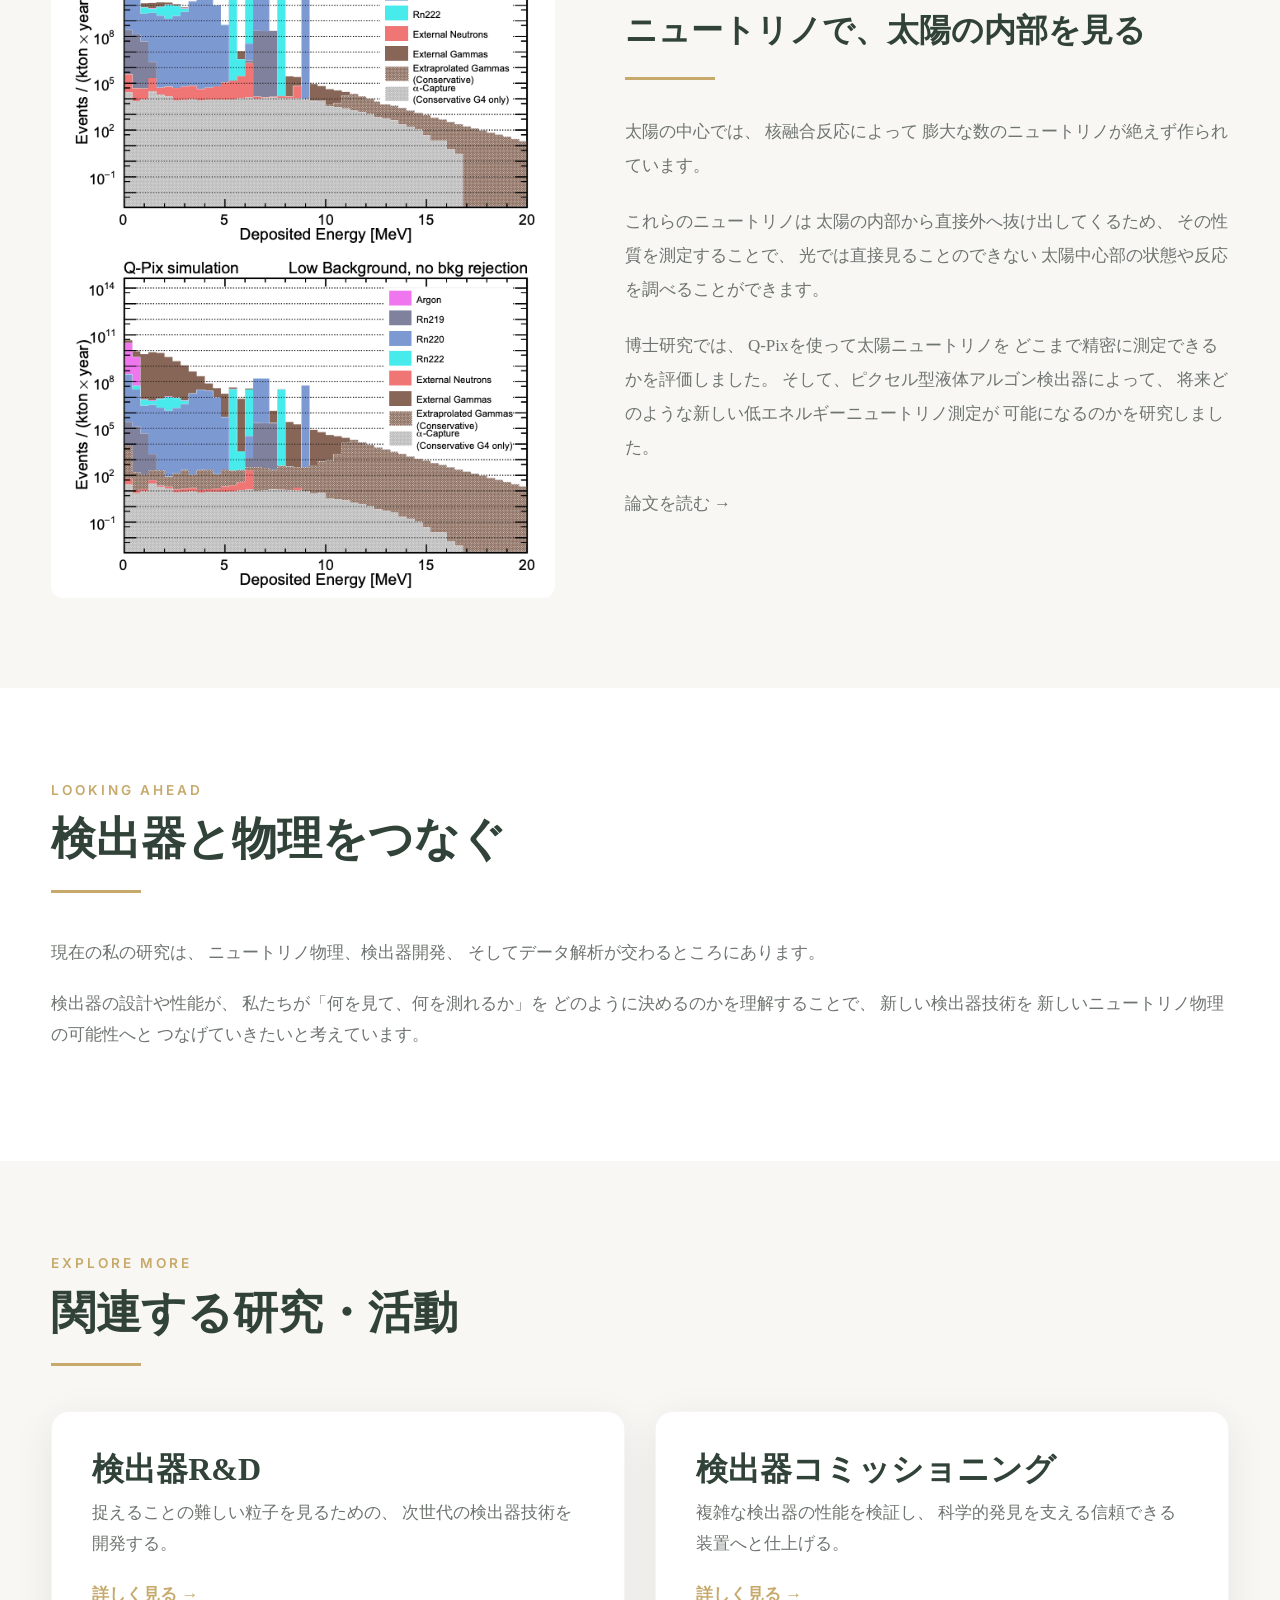
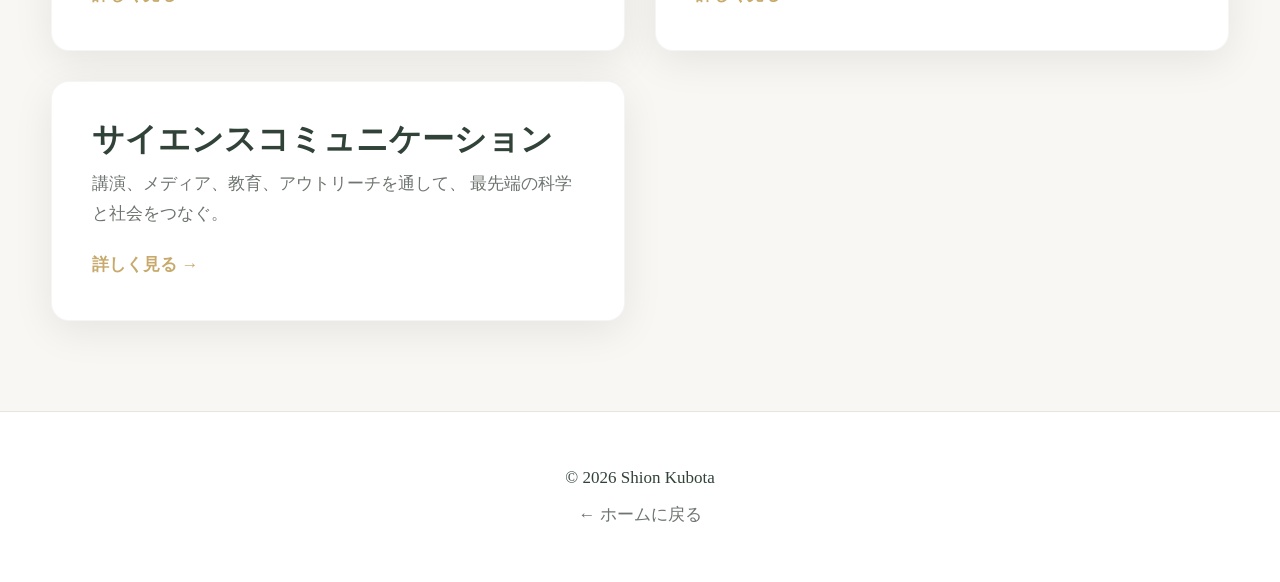
<file: jp/physics.html>
<!DOCTYPE html>
<html lang="ja">

<head>

<meta charset="UTF-8">
<meta name="viewport" content="width=device-width, initial-scale=1">

<title>ニュートリノ物理 | 久保田しおん</title>

<meta name="description"
content="ニュートリノ物理、DUNE、超新星ニュートリノ、太陽ニュートリノ、Q-Pixを用いた低エネルギーニュートリノ研究など、久保田しおんの研究を紹介します。">

<link rel="preconnect" href="https://fonts.googleapis.com">
<link rel="preconnect" href="https://fonts.gstatic.com" crossorigin>

<link href="https://fonts.googleapis.com/css2?family=Cormorant+Garamond:wght@400;600;700&family=Inter:wght@300;400;500;600&display=swap"
      rel="stylesheet">

<link rel="stylesheet" href="../css/style.css">
<link rel="icon" type="image/png" href="../favicon.png">

<link rel="alternate"
      hreflang="en"
      href="https://shionkubota.com/physics.html">

<link rel="alternate"
      hreflang="ja"
      href="https://shionkubota.com/jp/physics.html">

<link rel="alternate"
      hreflang="x-default"
      href="https://shionkubota.com/physics.html">

</head>


<body>


<header>

<nav class="navbar">

<div class="logo">
<a href="index.html">久保田しおん</a>
</div>

<ul class="nav-links">

<li><a href="index.html">ホーム</a></li>
<li><a href="index.html#research">研究</a></li>
<li><a href="index.html#publications">論文</a></li>
<li><a href="index.html#contact">お問い合わせ</a></li>

<li class="language-item">
<a href="../physics.html" class="language-switch">
English
</a>
</li>

</ul>

</nav>

</header>



<!-- ========================================= -->
<!-- HERO                                      -->
<!-- ========================================= -->

<section class="hero research-hero">

<div class="hero-content">

    <div class="hero-text">

        <p class="subtitle">
            RESEARCH
        </p>

        <h1>
            ニュートリノ物理
        </h1>

        <h2>
            ニュートリノで、<br>
            宇宙を探る
        </h2>

        <p class="hero-description">
            ニュートリノは、物質とほとんど反応しない、
            とても捉えにくい素粒子です。
            しかし、その「反応しにくさ」こそが、
            太陽や爆発する星の内部、
            そして物質の根本的な性質を探るための
            特別な手がかりになります。
        </p>

    </div>


    <div class="neutrino-hero-visual">

        <img src="../images/first_nu.jpg"
             alt="バブルチェンバーに記録されたニュートリノ相互作用">

        <p class="neutrino-caption">
            <strong>初期のニュートリノ相互作用を記録したバブルチェンバー写真。</strong>
            ニュートリノそのものは目に見える飛跡を残しません。
            その代わり、ニュートリノが物質と反応したときに生じる
            荷電粒子の飛跡から、その存在を捉えることができます。
        </p>

    </div>

</div>

</section>



<!-- ========================================= -->
<!-- DUNE                                      -->
<!-- ========================================= -->

<section class="section">

<div class="container">

    <div class="section-title">

        <p>次世代のニュートリノ物理</p>

        <h2>
            Deep Underground Neutrino Experiment (DUNE)
        </h2>

    </div>


    <!-- DUNE beamline graphic -->

    <img src="../images/LBNE_Graphic_061615_2016.jpg"
         alt="Fermilabからサウスダコタへ向かうDUNEニュートリノビーム"
         style="margin-bottom:40px; border-radius:16px;">


    <!-- Introduction -->

    <p>
        Deep Underground Neutrino Experiment（DUNE）は、
        世界最大級かつ最も野心的な素粒子物理実験のひとつです。
        世界中から科学者やエンジニアが集まり、
        私たちの身の回りを絶えず飛び交っていながら、
        ほとんど物質と反応しない不思議な粒子
        「ニュートリノ」を研究しています。
    </p>

    <p>
        DUNEでは、シカゴ近郊のFermilabで強力なニュートリノビームを作り、
        約1,300 km離れたサウスダコタ州まで地球の中を通して送り届けます。
        トンネルを掘る必要はありません。
        ニュートリノは物質とほとんど反応しないため、
        地球そのものをほぼそのまま通り抜けることができるのです。
        そして旅の終わりには、Sanford Underground Research Facilityの
        地下約1.5 kmに設置される巨大な検出器へと到達します。
    </p>


    <!-- Liquid argon detector + underground photo -->

    <div class="dune-underground">

        <div class="dune-underground-text">

            <p>
                DUNEの検出器には、
                −186℃ほどまで冷やした数万トン規模の液体アルゴンが使われます。
                ごくまれにニュートリノがアルゴンの中で反応すると、
                電気を帯びた粒子の小さな軌跡や、
                わずかな光が生まれます。
            </p>

            <p>
                これらの信号を捉えることで、
                ニュートリノがどのように反応したのかを
                詳細な三次元画像として再構成できます。
                いわば、目に見えないニュートリノ反応の
                「写真を撮る」ようなものです。
            </p>

        </div>


        <figure class="dune-underground-photo">

            <img src="../images/dune-underground.jpg"
                 alt="DUNE地下実験施設を訪れた久保田しおん">

            <figcaption>
                サウスダコタ州の地下約1.5 kmにある
                DUNE地下実験施設を訪れたときの様子。
            </figcaption>

        </figure>

    </div>


    <!-- DUNE physics -->

    <p>
        DUNEでは、ニュートリノが長い距離を飛ぶ間に
        種類を変える「ニュートリノ振動」を詳しく調べることで、
        現代物理学に残された大きな謎に挑みます。
        なぜ私たちの宇宙は反物質ではなく、
        ほとんど物質だけでできているのでしょうか。
        巨大な星が超新星爆発を起こすとき、
        その内部では何が起きているのでしょうか。
        そして、物質を構成する基本粒子のひとつである陽子は、
        本当に永遠に安定なのでしょうか。
    </p>

    <p>
        DUNEは、こうした問いを探るために設計された、
        これまでで最も大規模かつ高性能な
        素粒子検出器のひとつです。
    </p>

</div>

</section>



<!-- ========================================= -->
<!-- MY ROLE                                   -->
<!-- ========================================= -->

<section class="section alt-section">

<div class="container">

<div class="about-grid">

<div>

<img src="../images/IMG_4786.jpeg"
     alt="DUNE検出器の作業を行う様子">

</div>


<div>

<div class="section-title">

<p>MY ROLE</p>

<h2>
検出器の信号から、物理へ
</h2>

</div>

<p>
私の研究では、
素粒子検出器が記録した信号を
ニュートリノ相互作用の測定へ、
そして最終的には物理の理解へと
どのようにつなげられるかを研究しています。
</p>

<p>
特に低エネルギーニュートリノに対して、
空間分解能や読み出し方式といった検出器の特性が、
事象再構成、方向情報、背景除去、
そして最終的な実験の物理感度に
どのような影響を与えるかを調べています。
</p>

<p>
検出器がどのように動くのかを理解すると同時に、
そこで得られる情報をどのように解析へ活かすかを考えることで、
検出器の性能と、
私たちが答えたい物理の問いをつなぐことを目指しています。
</p>

</div>

</div>

</div>

</section>



<!-- ========================================= -->
<!-- PHD RESEARCH                              -->
<!-- ========================================= -->

<section class="section">

<div class="container">

<div class="section-title">

<p>HARVARD UNIVERSITY</p>

<h2>
博士課程での研究
</h2>

</div>


<p>
ハーバード大学での博士課程では、
液体アルゴン検出器を使って
低エネルギーニュートリノをどこまで観測できるのかを研究しました。
ここでいう低エネルギーニュートリノとは、
加速器で作られるニュートリノよりも
はるかに低いエネルギーを持つニュートリノです。
</p>

<p>
私は特に、二つの非常に興味深い自然のニュートリノ源、
<strong>爆発する星と太陽</strong>に注目しました。
巨大な星が寿命の最後に超新星爆発を起こすとき、
放出されるエネルギーの大部分は、
膨大な数のニュートリノによって運び出されます。
一方、太陽では、そのエネルギー源である核融合反応によって、
今この瞬間も絶えずニュートリノが作られています。
</p>

<p>
ニュートリノは物質とほとんど反応しないため、
星や太陽の非常に密度の高い内部から直接外へ抜け出すことができます。
そのためニュートリノは、
光では見ることのできない天体の内部を探るための
特別な「メッセンジャー」になります。
</p>

<p>
博士研究では、
液体アルゴン検出器の新しいピクセル型読み出し方式である
<strong>Q-Pix</strong>を使って、
こうした微弱なニュートリノ信号を
どこまで検出・再構成できるかを調べました。
そして、その測定から超新星や太陽について
何を新しく知ることができるのかを研究しました。
</p>

<p>
この研究を通して、
「どうすればより良い検出器をつくれるのか」だけでなく、
<strong>「その新しい検出器によって、何を新しく発見できるのか」</strong>
という二つの問いをつなげることを目指しました。
</p>


<p class="phd-q-pix-link">

<a href="randd.html">
Q-Pixとピクセル型検出器R&amp;Dについて詳しく見る →
</a>

</p>



<!-- ========================================= -->
<!-- SUPERNOVA NEUTRINOS                       -->
<!-- ========================================= -->

<div class="about-grid phd-research-block">

<div>

<div class="section-title">

<p>SUPERNOVA NEUTRINOS</p>

<h3>
ニュートリノで、星の爆発を見る
</h3>

</div>

<p>
巨大な星が重力崩壊を起こすと、
その過程で放出されるエネルギーのほとんどが
ニュートリノによって運び出されます。
しかもニュートリノは、
目に見える光よりも早く星の外へ飛び出してきます。
</p>

<p>
そのため超新星ニュートリノは、
爆発する星の内部で起きている極限的な物理現象を
直接探ることのできる、
非常に貴重な情報源です。
</p>

<p>
博士研究では、
Q-Pixの高精細な三次元読み出しを利用して、
超新星ニュートリノの到来方向を
どこまで推定できるかを研究しました。
将来、銀河系内で次の超新星爆発が起こったときに、
その方向やニュートリノの性質を
どこまで再構成できるのかを調べた研究です。
</p>

<p>

<a href="https://journals.aps.org/prd/abstract/10.1103/PhysRevD.106.032011">
論文を読む →
</a>

</p>

</div>


<div>

<img src="../images/q_pix_sn.png"
     alt="Q-Pixによる超新星ニュートリノの方向再構成">

</div>

</div>



<!-- ========================================= -->
<!-- SOLAR NEUTRINOS                           -->
<!-- ========================================= -->

<div class="about-grid phd-research-block">

<div>

<img src="../images/q_pix_solar.png"
     alt="Q-Pixによる太陽ニュートリノ測定の感度">

</div>


<div>

<div class="section-title">

<p>SOLAR NEUTRINOS</p>

<h3>
ニュートリノで、太陽の内部を見る
</h3>

</div>

<p>
太陽の中心では、
核融合反応によって
膨大な数のニュートリノが絶えず作られています。
</p>

<p>
これらのニュートリノは
太陽の内部から直接外へ抜け出してくるため、
その性質を測定することで、
光では直接見ることのできない
太陽中心部の状態や反応を調べることができます。
</p>

<p>
博士研究では、
Q-Pixを使って太陽ニュートリノを
どこまで精密に測定できるかを評価しました。
そして、ピクセル型液体アルゴン検出器によって、
将来どのような新しい低エネルギーニュートリノ測定が
可能になるのかを研究しました。
</p>

<p>

<a href="https://journals.aps.org/prd/abstract/10.1103/xq7l-lv7j">
論文を読む →
</a>

</p>

</div>

</div>

</div>

</section>



<!-- ========================================= -->
<!-- LOOKING AHEAD                             -->
<!-- ========================================= -->

<section class="section alt-section">

<div class="container">

<div class="section-title">

<p>LOOKING AHEAD</p>

<h2>
検出器と物理をつなぐ
</h2>

</div>

<p>
現在の私の研究は、
ニュートリノ物理、検出器開発、
そしてデータ解析が交わるところにあります。
</p>

<p>
検出器の設計や性能が、
私たちが「何を見て、何を測れるか」を
どのように決めるのかを理解することで、
新しい検出器技術を
新しいニュートリノ物理の可能性へと
つなげていきたいと考えています。
</p>

</div>

</section>



<!-- ========================================= -->
<!-- RELATED RESEARCH                          -->
<!-- ========================================= -->

<section class="section">

<div class="container">

<div class="section-title">

<p>EXPLORE MORE</p>

<h2>
関連する研究・活動
</h2>

</div>


<div class="card-grid">


<a href="randd.html"
   class="card card-link">

<h3>
検出器R&amp;D
</h3>

<p>
捉えることの難しい粒子を見るための、
次世代の検出器技術を開発する。
</p>

<span class="explore-link">
詳しく見る →
</span>

</a>



<a href="commissioning.html"
   class="card card-link">

<h3>
検出器コミッショニング
</h3>

<p>
複雑な検出器の性能を検証し、
科学的発見を支える信頼できる装置へと仕上げる。
</p>

<span class="explore-link">
詳しく見る →
</span>

</a>



<a href="media.html"
   class="card card-link">

<h3>
サイエンスコミュニケーション
</h3>

<p>
講演、メディア、教育、アウトリーチを通して、
最先端の科学と社会をつなぐ。
</p>

<span class="explore-link">
詳しく見る →
</span>

</a>


</div>

</div>

</section>



<!-- ========================================= -->
<!-- FOOTER                                    -->
<!-- ========================================= -->

<footer>

<p>
© 2026 Shion Kubota
</p>

<p>

<a href="index.html">
← ホームに戻る
</a>

</p>

</footer>


</body>

</html>
</file>
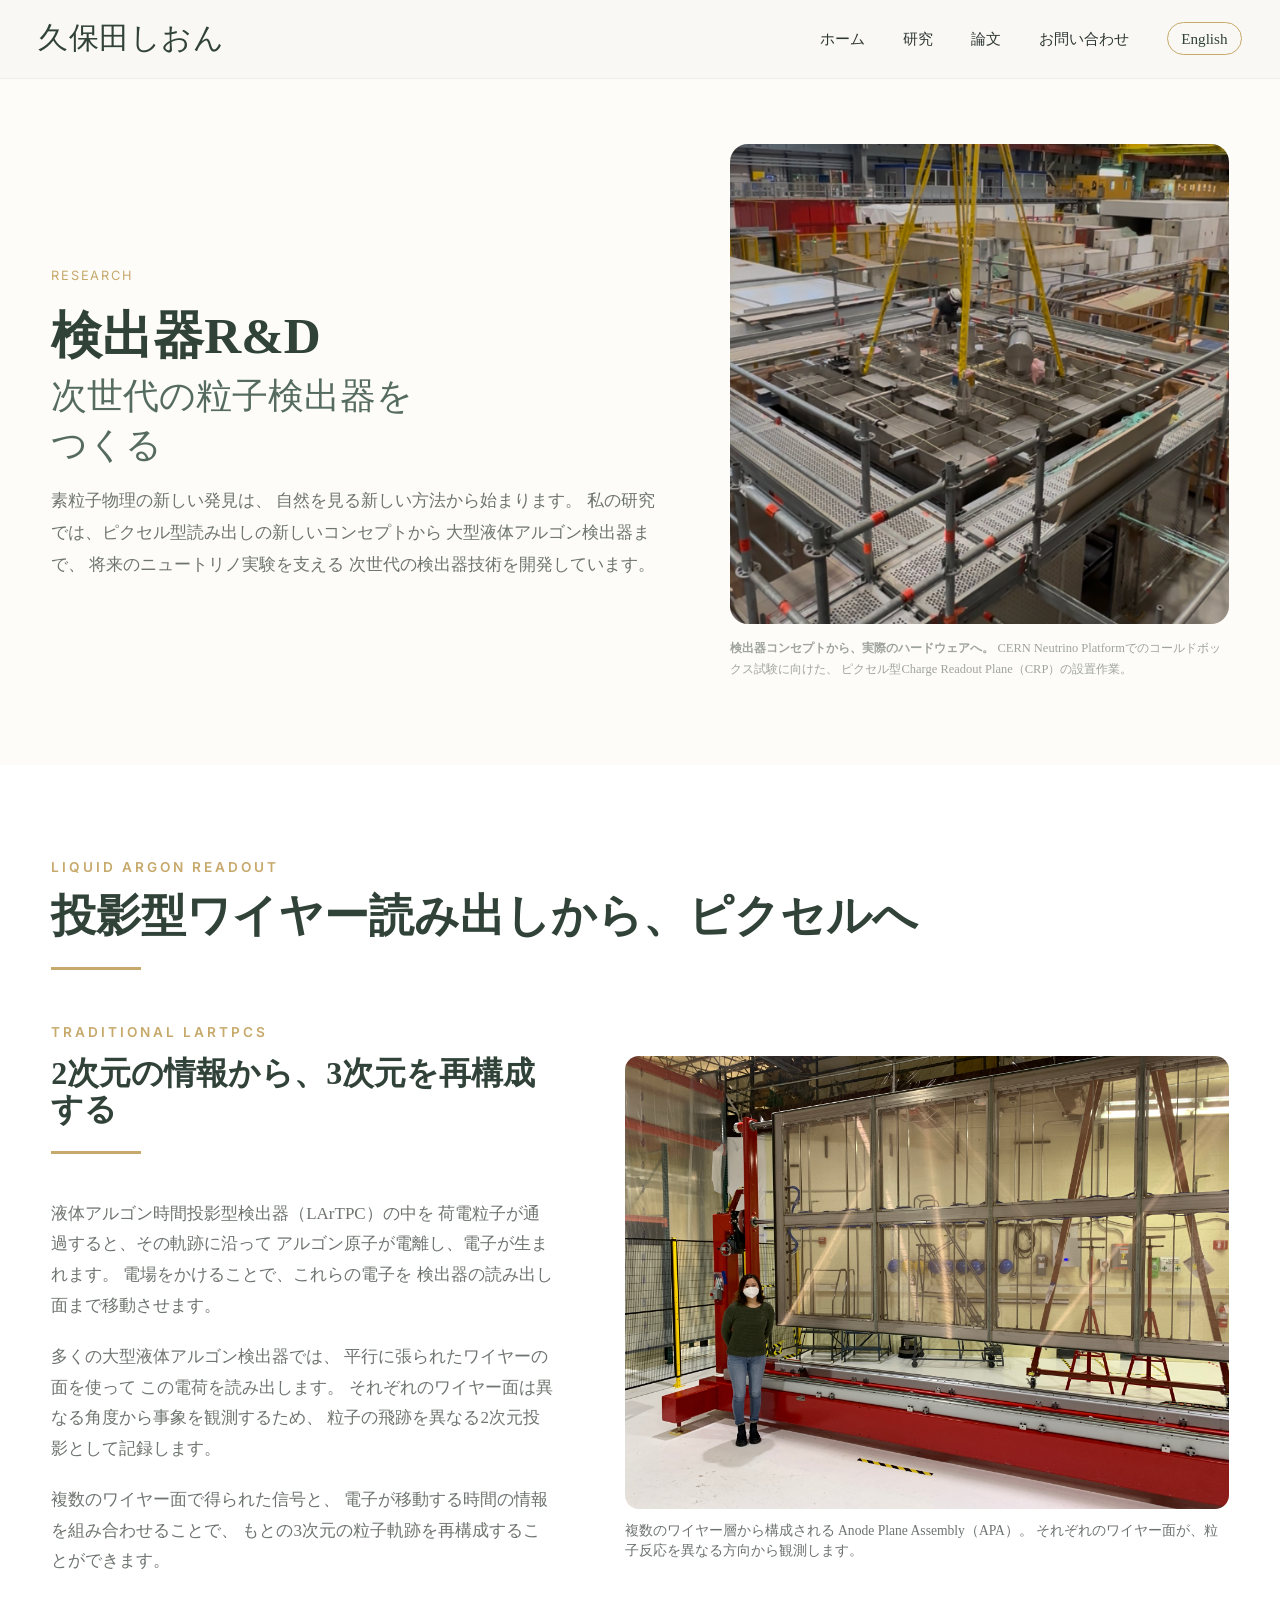
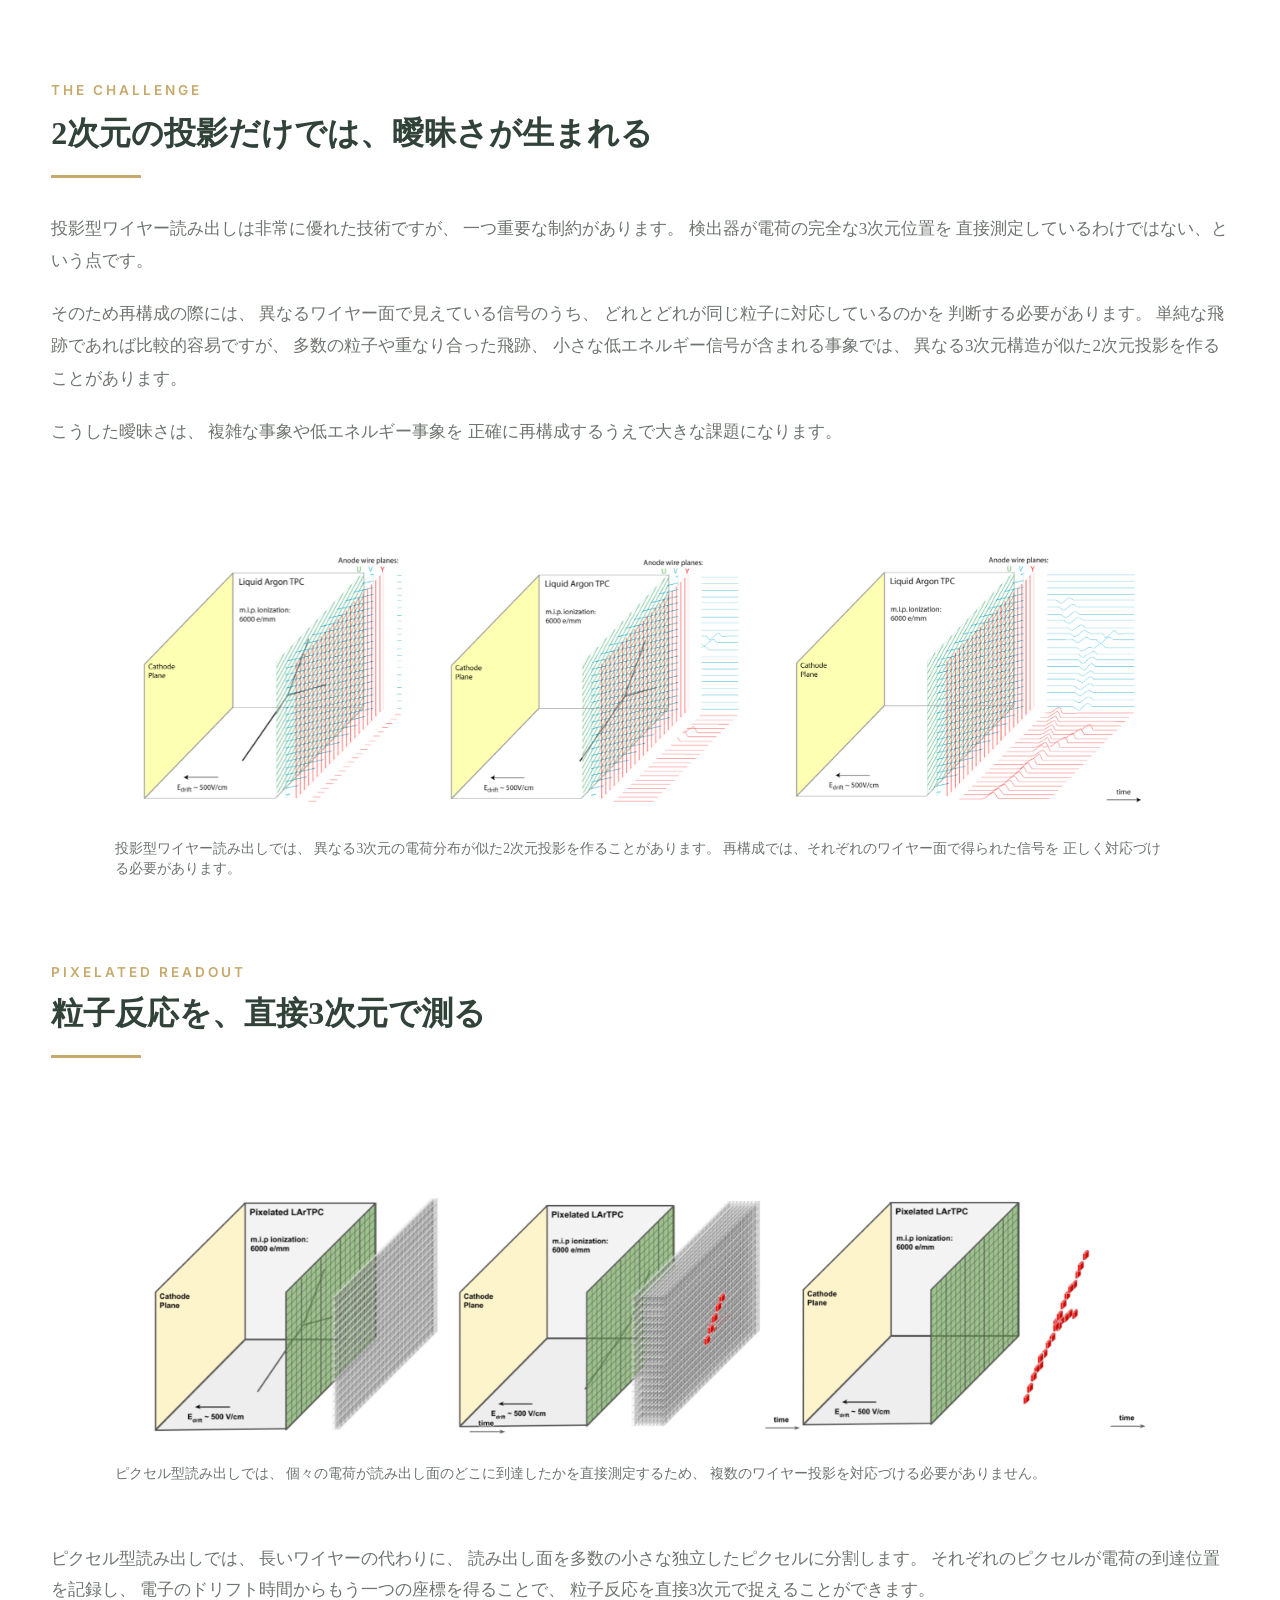
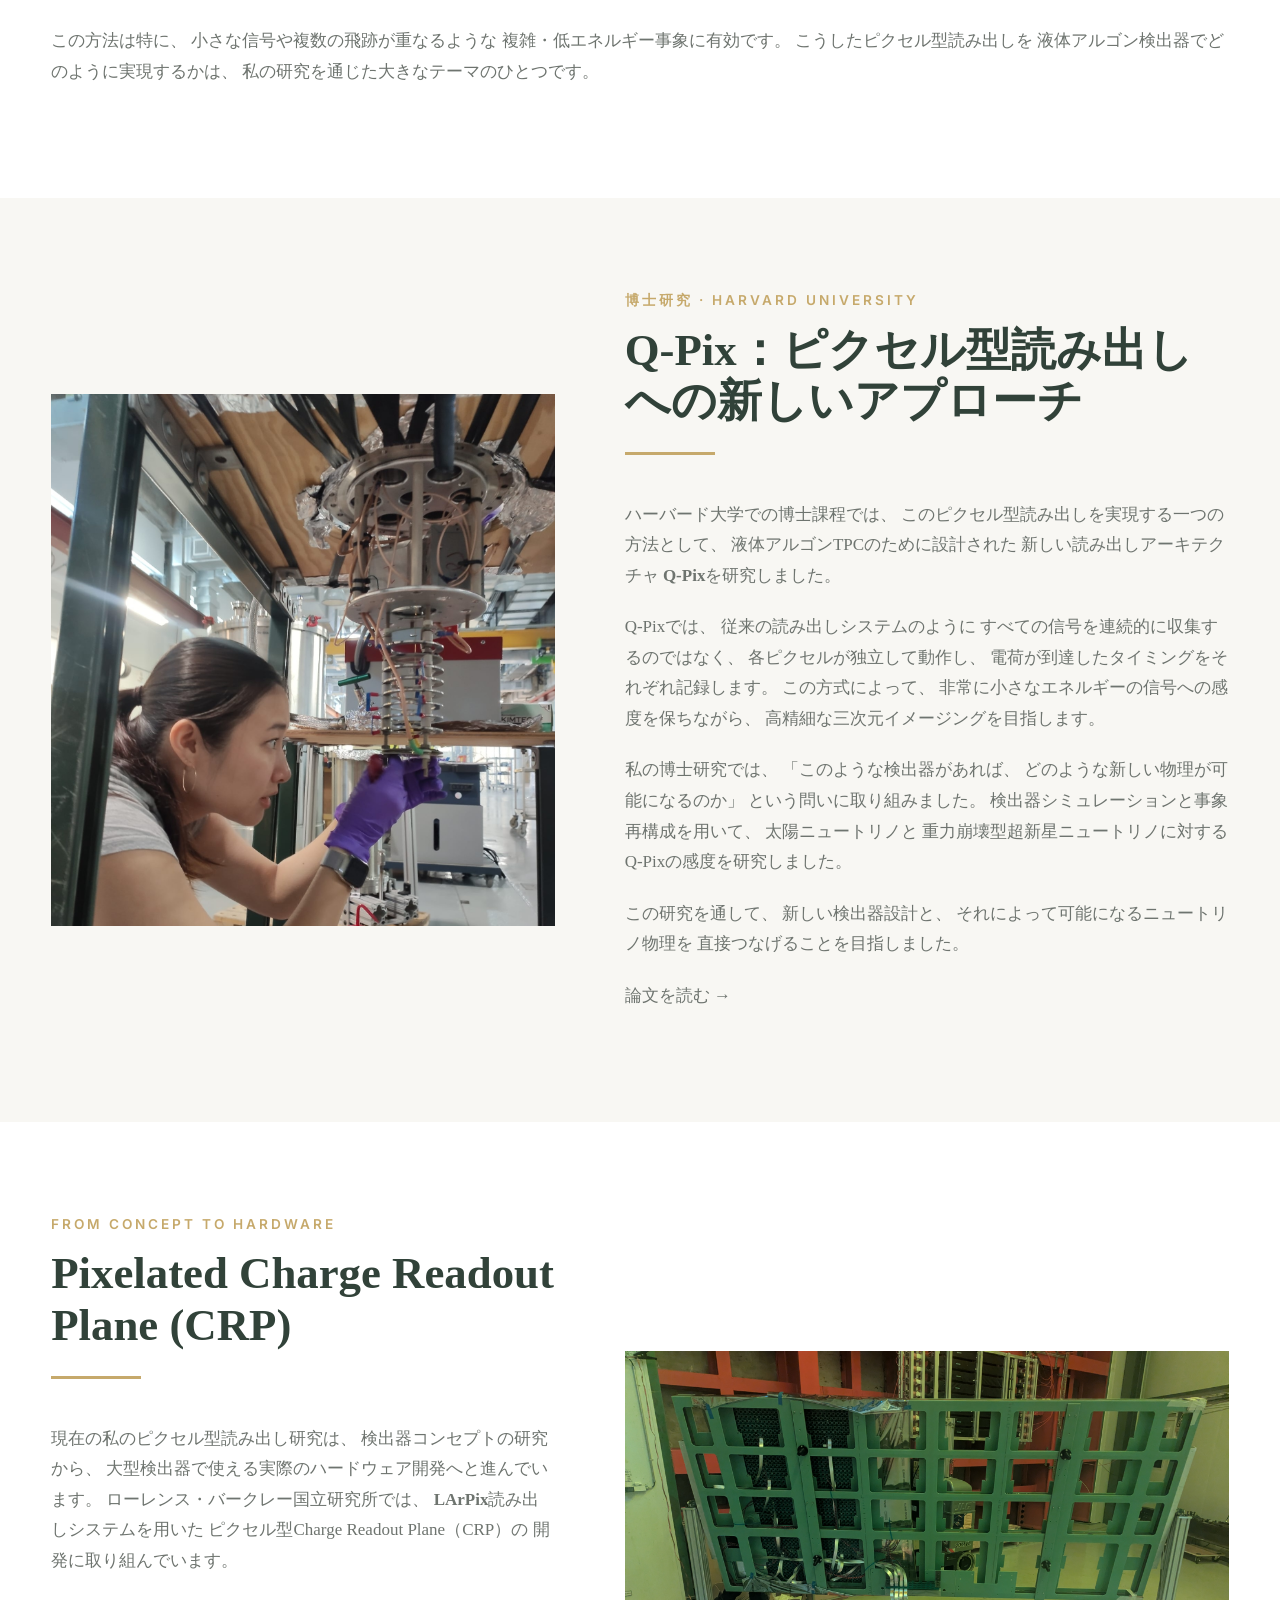
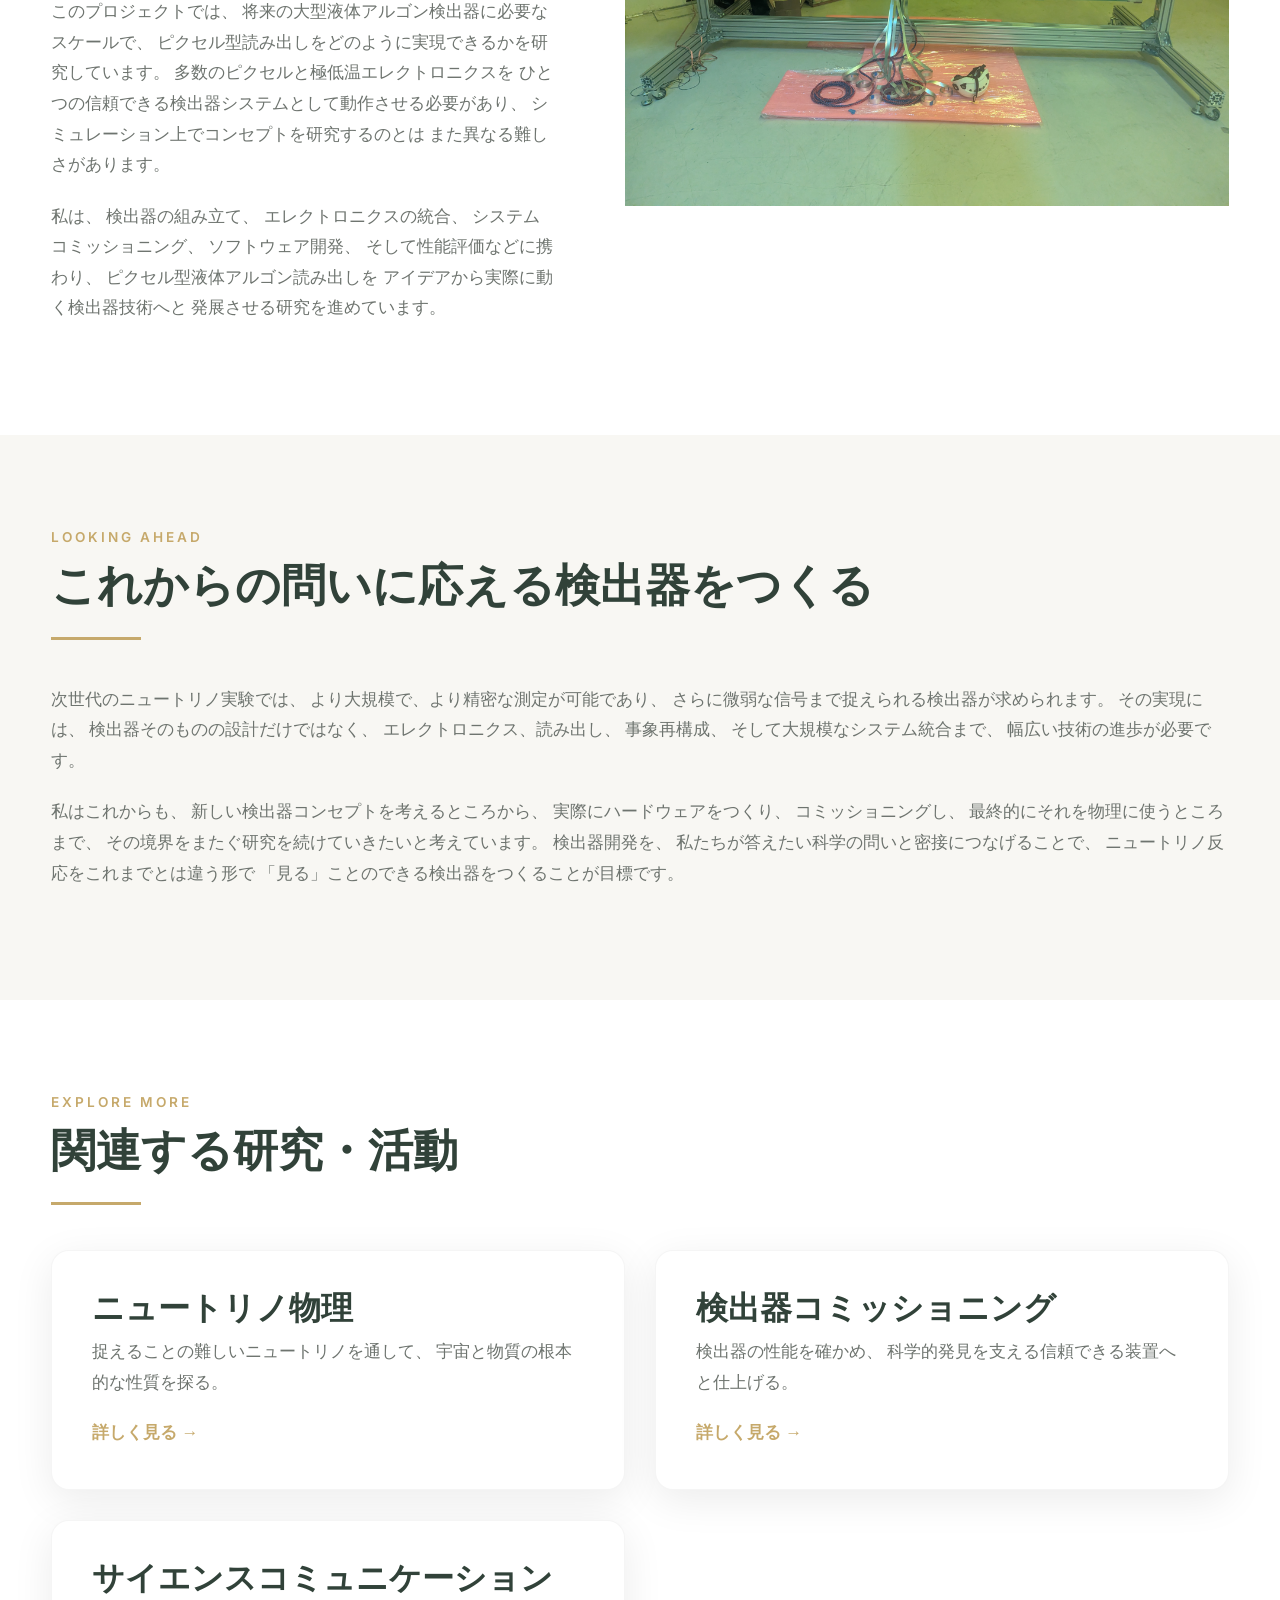
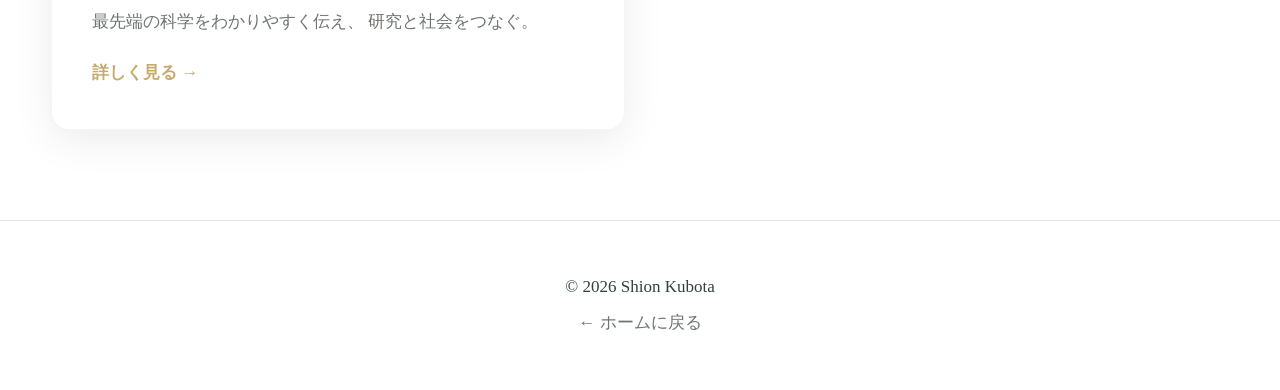
<file: jp/randd.html>
<!DOCTYPE html>
<html lang="ja">

<head>

<meta charset="UTF-8">
<meta name="viewport" content="width=device-width, initial-scale=1">

<title>検出器R&D | 久保田しおん</title>

<meta name="description"
content="液体アルゴンTPC、ピクセル型読み出し、Q-Pix、LArPix、Pixelated Charge Readout Planeなど、久保田しおんの次世代粒子検出器R&Dを紹介します。">

<link rel="preconnect" href="https://fonts.googleapis.com">
<link rel="preconnect" href="https://fonts.gstatic.com" crossorigin>

<link href="https://fonts.googleapis.com/css2?family=Cormorant+Garamond:wght@400;600;700&family=Inter:wght@300;400;500;600&display=swap"
      rel="stylesheet">

<link rel="stylesheet" href="../css/style.css">
<link rel="icon" type="image/png" href="../favicon.png">

<link rel="alternate"
      hreflang="en"
      href="https://shionkubota.com/randd.html">

<link rel="alternate"
      hreflang="ja"
      href="https://shionkubota.com/jp/randd.html">

<link rel="alternate"
      hreflang="x-default"
      href="https://shionkubota.com/randd.html">

</head>


<body>


<header>

<nav class="navbar">

<div class="logo">
<a href="index.html">久保田しおん</a>
</div>

<ul class="nav-links">

<li><a href="index.html">ホーム</a></li>
<li><a href="index.html#research">研究</a></li>
<li><a href="index.html#publications">論文</a></li>
<li><a href="index.html#contact">お問い合わせ</a></li>

<li class="language-item">
<a href="../randd.html" class="language-switch">
English
</a>
</li>

</ul>

</nav>

</header>



<!-- ========================================= -->
<!-- HERO                                      -->
<!-- ========================================= -->

<section class="hero research-hero">

  <div class="hero-content">

    <div class="hero-text">

      <p class="subtitle">
        RESEARCH
      </p>

      <h1>
        検出器R&amp;D
      </h1>

      <h2>
        次世代の粒子検出器を<br>
        つくる
      </h2>

      <p class="hero-description">
        素粒子物理の新しい発見は、
        自然を見る新しい方法から始まります。
        私の研究では、ピクセル型読み出しの新しいコンセプトから
        大型液体アルゴン検出器まで、
        将来のニュートリノ実験を支える
        次世代の検出器技術を開発しています。
      </p>

    </div>


    <div class="neutrino-hero-visual">

      <img src="../images/randd-hero.PNG"
           alt="CERNで行われたピクセル型Charge Readout Planeの設置作業">

      <p class="neutrino-caption">
        <strong>検出器コンセプトから、実際のハードウェアへ。</strong>
        CERN Neutrino Platformでのコールドボックス試験に向けた、
        ピクセル型Charge Readout Plane（CRP）の設置作業。
      </p>

    </div>

  </div>

</section>



<!-- ========================================= -->
<!-- FROM WIRES TO PIXELS                      -->
<!-- ========================================= -->

<section class="section alt-section">

  <div class="container">

    <div class="section-title">

      <p>LIQUID ARGON READOUT</p>

      <h2>
        投影型ワイヤー読み出しから、ピクセルへ
      </h2>

    </div>


    <!-- ========================================= -->
    <!-- TRADITIONAL WIRE READOUT                  -->
    <!-- ========================================= -->

    <div class="about-grid readout-block">

      <div>

        <div class="section-title">

          <p>TRADITIONAL LArTPCs</p>

          <h3>
            2次元の情報から、3次元を再構成する
          </h3>

        </div>

        <p>
          液体アルゴン時間投影型検出器（LArTPC）の中を
          荷電粒子が通過すると、その軌跡に沿って
          アルゴン原子が電離し、電子が生まれます。
          電場をかけることで、これらの電子を
          検出器の読み出し面まで移動させます。
        </p>

        <p>
          多くの大型液体アルゴン検出器では、
          平行に張られたワイヤーの面を使って
          この電荷を読み出します。
          それぞれのワイヤー面は異なる角度から事象を観測するため、
          粒子の飛跡を異なる2次元投影として記録します。
        </p>

        <p>
          複数のワイヤー面で得られた信号と、
          電子が移動する時間の情報を組み合わせることで、
          もとの3次元の粒子軌跡を再構成することができます。
        </p>

      </div>


      <div>

        <figure class="research-figure">

          <img src="../images/apa.jpg"
               alt="液体アルゴンTPCで用いられるワイヤー型Anode Plane Assembly">

          <figcaption>
            複数のワイヤー層から構成される
            Anode Plane Assembly（APA）。
            それぞれのワイヤー面が、粒子反応を異なる方向から観測します。
          </figcaption>

        </figure>

      </div>

    </div>


    <!-- ========================================= -->
    <!-- LIMITATION OF PROJECTIVE READOUT          -->
    <!-- ========================================= -->

    <div class="readout-issue">

      <div class="section-title">

        <p>THE CHALLENGE</p>

        <h3>
          2次元の投影だけでは、曖昧さが生まれる
        </h3>

      </div>

      <p>
        投影型ワイヤー読み出しは非常に優れた技術ですが、
        一つ重要な制約があります。
        検出器が電荷の完全な3次元位置を
        直接測定しているわけではない、という点です。
      </p>

      <p>
        そのため再構成の際には、
        異なるワイヤー面で見えている信号のうち、
        どれとどれが同じ粒子に対応しているのかを
        判断する必要があります。
        単純な飛跡であれば比較的容易ですが、
        多数の粒子や重なり合った飛跡、
        小さな低エネルギー信号が含まれる事象では、
        異なる3次元構造が似た2次元投影を作ることがあります。
      </p>

      <p>
        こうした曖昧さは、
        複雑な事象や低エネルギー事象を
        正確に再構成するうえで大きな課題になります。
      </p>

    </div>


    <figure class="readout-diagram">

      <img src="../images/projective-readout.png"
           alt="投影型ワイヤー読み出しで生じる再構成の曖昧さを示す図">

      <figcaption>
        投影型ワイヤー読み出しでは、
        異なる3次元の電荷分布が似た2次元投影を作ることがあります。
        再構成では、それぞれのワイヤー面で得られた信号を
        正しく対応づける必要があります。
      </figcaption>

    </figure>


    <!-- ========================================= -->
    <!-- PIXEL READOUT                             -->
    <!-- ========================================= -->

    <div class="section-title pixel-title">

      <p>PIXELATED READOUT</p>

      <h3>
        粒子反応を、直接3次元で測る
      </h3>

    </div>

    <figure class="readout-diagram">

      <img src="../images/pixel-readout.png"
           alt="液体アルゴンTPCのピクセル型電荷読み出しを示す図">

      <figcaption>
        ピクセル型読み出しでは、
        個々の電荷が読み出し面のどこに到達したかを直接測定するため、
        複数のワイヤー投影を対応づける必要がありません。
      </figcaption>

    </figure>


    <div class="pixel-description">

      <p>
        ピクセル型読み出しでは、
        長いワイヤーの代わりに、
        読み出し面を多数の小さな独立したピクセルに分割します。
        それぞれのピクセルが電荷の到達位置を記録し、
        電子のドリフト時間からもう一つの座標を得ることで、
        粒子反応を直接3次元で捉えることができます。
      </p>

      <p>
        この方法は特に、
        小さな信号や複数の飛跡が重なるような
        複雑・低エネルギー事象に有効です。
        こうしたピクセル型読み出しを
        液体アルゴン検出器でどのように実現するかは、
        私の研究を通じた大きなテーマのひとつです。
      </p>

    </div>

  </div>

</section>



<!-- ========================================= -->
<!-- Q-PIX                                     -->
<!-- ========================================= -->

<section class="section">

<div class="container">

<div class="about-grid">

<div>

<img src="../images/qpix.jpg"
     alt="Q-Pix">

</div>


<div>

<div class="section-title">

<p>
博士研究 · HARVARD UNIVERSITY
</p>

<h2>
Q-Pix：ピクセル型読み出しへの新しいアプローチ
</h2>

</div>

<p>
ハーバード大学での博士課程では、
このピクセル型読み出しを実現する一つの方法として、
液体アルゴンTPCのために設計された
新しい読み出しアーキテクチャ
<strong>Q-Pix</strong>を研究しました。
</p>

<p>
Q-Pixでは、
従来の読み出しシステムのように
すべての信号を連続的に収集するのではなく、
各ピクセルが独立して動作し、
電荷が到達したタイミングをそれぞれ記録します。
この方式によって、
非常に小さなエネルギーの信号への感度を保ちながら、
高精細な三次元イメージングを目指します。
</p>

<p>
私の博士研究では、
「このような検出器があれば、
どのような新しい物理が可能になるのか」
という問いに取り組みました。
検出器シミュレーションと事象再構成を用いて、
太陽ニュートリノと
重力崩壊型超新星ニュートリノに対する
Q-Pixの感度を研究しました。
</p>

<p>
この研究を通して、
新しい検出器設計と、
それによって可能になるニュートリノ物理を
直接つなげることを目指しました。
</p>

<p>

<a href="https://journals.aps.org/prd/abstract/10.1103/xq7l-lv7j">
論文を読む →
</a>

</p>

</div>

</div>

</div>

</section>



<!-- ========================================= -->
<!-- PIXELATED CRP                             -->
<!-- ========================================= -->

<section class="section alt-section">

<div class="container">

<div class="about-grid">

<div>

<div class="section-title">

<p>
FROM CONCEPT TO HARDWARE
</p>

<h2>
Pixelated Charge Readout Plane (CRP)
</h2>

</div>

<p>
現在の私のピクセル型読み出し研究は、
検出器コンセプトの研究から、
大型検出器で使える実際のハードウェア開発へと進んでいます。
ローレンス・バークレー国立研究所では、
<strong>LArPix</strong>読み出しシステムを用いた
ピクセル型Charge Readout Plane（CRP）の
開発に取り組んでいます。
</p>

<p>
このプロジェクトでは、
将来の大型液体アルゴン検出器に必要なスケールで、
ピクセル型読み出しをどのように実現できるかを研究しています。
多数のピクセルと極低温エレクトロニクスを
ひとつの信頼できる検出器システムとして動作させる必要があり、
シミュレーション上でコンセプトを研究するのとは
また異なる難しさがあります。
</p>

<p>
私は、
検出器の組み立て、
エレクトロニクスの統合、
システムコミッショニング、
ソフトウェア開発、
そして性能評価などに携わり、
ピクセル型液体アルゴン読み出しを
アイデアから実際に動く検出器技術へと
発展させる研究を進めています。
</p>

</div>


<div>

<img src="../images/pcrp.jpg"
     alt="Pixelated Charge Readout Plane">

</div>

</div>

</div>

</section>



<!-- ========================================= -->
<!-- LOOKING AHEAD                             -->
<!-- ========================================= -->

<section class="section">

  <div class="container">

    <div class="section-title">

      <p>LOOKING AHEAD</p>

      <h2>
        これからの問いに応える検出器をつくる
      </h2>

    </div>

    <p>
      次世代のニュートリノ実験では、
      より大規模で、より精密な測定が可能であり、
      さらに微弱な信号まで捉えられる検出器が求められます。
      その実現には、
      検出器そのものの設計だけではなく、
      エレクトロニクス、読み出し、
      事象再構成、
      そして大規模なシステム統合まで、
      幅広い技術の進歩が必要です。
    </p>

    <p>
      私はこれからも、
      新しい検出器コンセプトを考えるところから、
      実際にハードウェアをつくり、
      コミッショニングし、
      最終的にそれを物理に使うところまで、
      その境界をまたぐ研究を続けていきたいと考えています。
      検出器開発を、
      私たちが答えたい科学の問いと密接につなげることで、
      ニュートリノ反応をこれまでとは違う形で
      「見る」ことのできる検出器をつくることが目標です。
    </p>

  </div>

</section>



<!-- ========================================= -->
<!-- RELATED RESEARCH                          -->
<!-- ========================================= -->

<section class="section alt-section">

<div class="container">

<div class="section-title">

<p>
EXPLORE MORE
</p>

<h2>
関連する研究・活動
</h2>

</div>


<div class="card-grid">


<a href="physics.html"
   class="card card-link">

<h3>
ニュートリノ物理
</h3>

<p>
捉えることの難しいニュートリノを通して、
宇宙と物質の根本的な性質を探る。
</p>

<span class="explore-link">
詳しく見る →
</span>

</a>



<a href="commissioning.html"
   class="card card-link">

<h3>
検出器コミッショニング
</h3>

<p>
検出器の性能を確かめ、
科学的発見を支える信頼できる装置へと仕上げる。
</p>

<span class="explore-link">
詳しく見る →
</span>

</a>



<a href="media.html"
   class="card card-link">

<h3>
サイエンスコミュニケーション
</h3>

<p>
最先端の科学をわかりやすく伝え、
研究と社会をつなぐ。
</p>

<span class="explore-link">
詳しく見る →
</span>

</a>


</div>

</div>

</section>



<footer>

<p>
© 2026 Shion Kubota
</p>

<p>

<a href="index.html">
← ホームに戻る
</a>

</p>

</footer>


</body>

</html>
</file>
<file: css/style.css>
@import url("base.css");
@import url("components.css");
@import url("animations.css");
</file>
